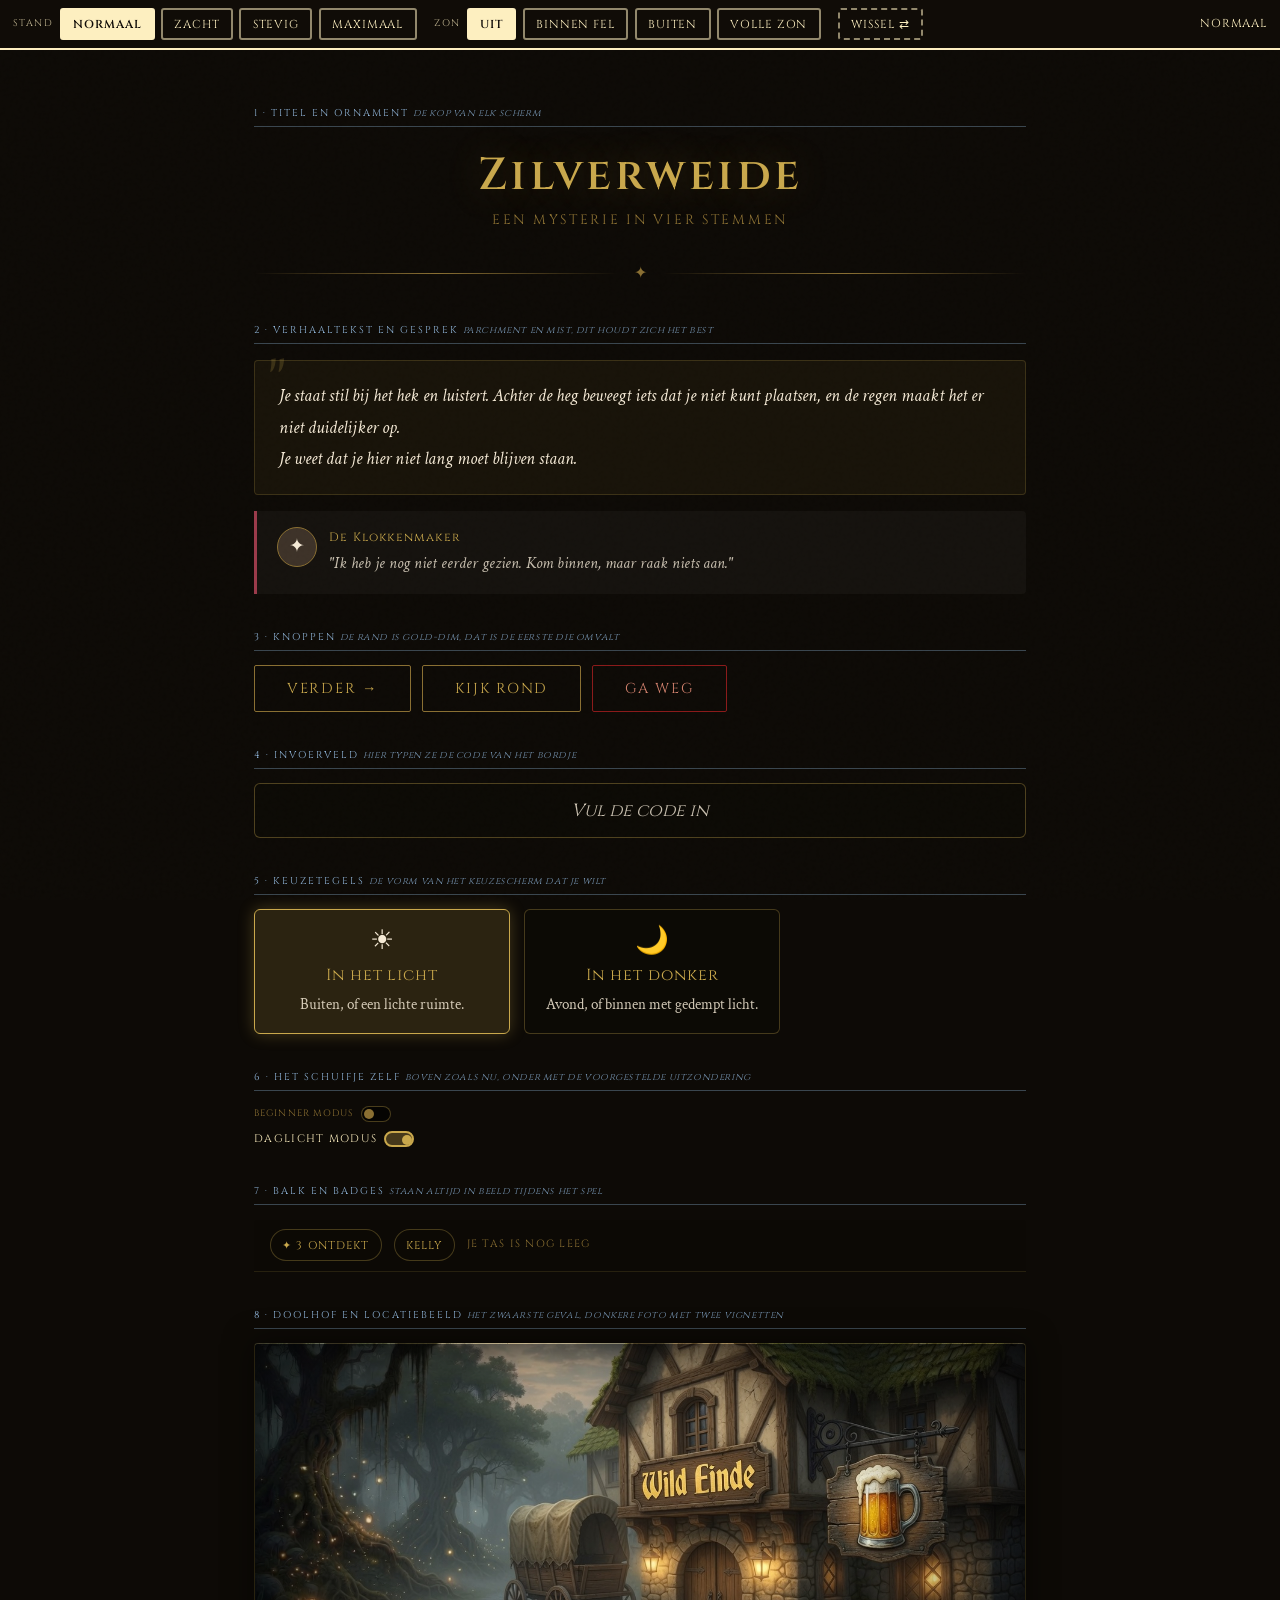
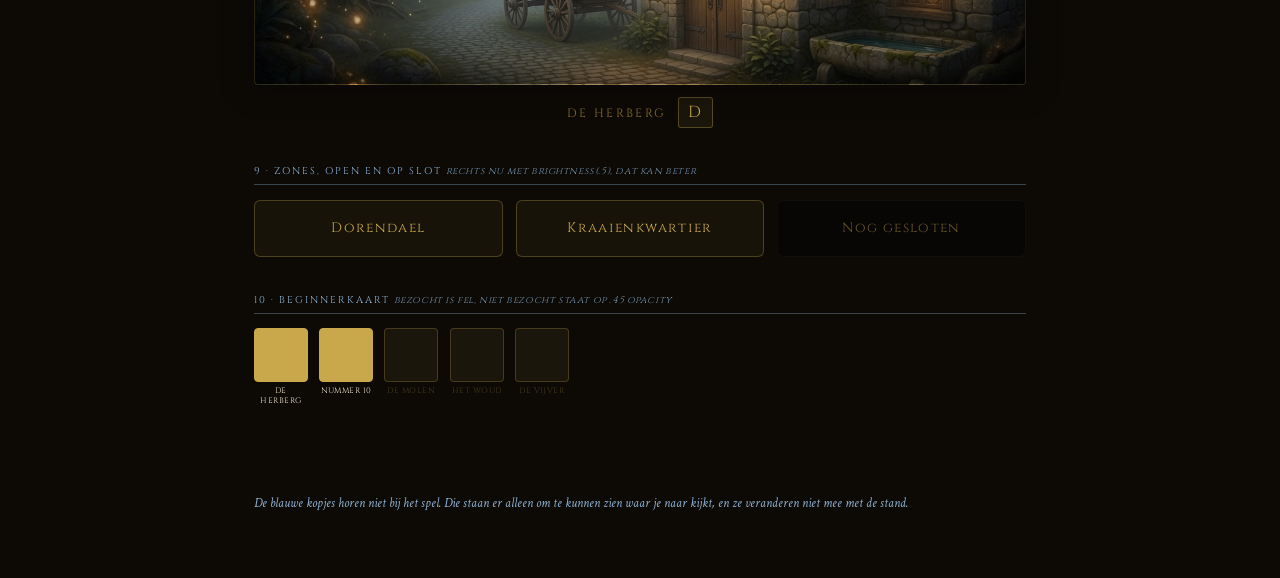
<file: technischefiles/daglicht-demo.html>
<!DOCTYPE html>
<html lang="nl">
<head>
<meta charset="UTF-8">
<meta name="viewport" content="width=device-width, initial-scale=1.0, viewport-fit=cover">
<title>Daglichtmodus, proefblad</title>
<link href="https://fonts.googleapis.com/css2?family=Cinzel:wght@400;600&family=Crimson+Text:ital,wght@0,400;0,600;1,400;1,600&display=swap" rel="stylesheet">
<style>
/* ═══════════════════════════════════════════════════════════════════
   PROEFBLAD DAGLICHTMODUS
   Staat los van het spel: dit bestand raakt zilverweide.html niet aan
   en wordt nergens ingeladen. Bedoeld om buiten op de tablet te
   bekijken, zodat de sterkte gekozen wordt op wat je ziet en niet op
   wat ik denk.

   Bovenin drie regelaars:
     STAND   de vier standen naast elkaar (normaal en drie sterktes)
     ZON     nagebootste weerkaatsing, zodat je binnen al kunt zien
             wat er buiten gebeurt
     WISSEL  springt heen en weer tussen normaal en de gekozen stand

   De balk zelf staat altijd op maximale sterkte. Hij moet leesbaar
   blijven, ook in de stand waarin de rest onleesbaar is.
   ═══════════════════════════════════════════════════════════════════ */

/* ─── De tokens van het spel, zoals ze nu in zilverweide.html staan ─── */
:root{
  --vh100:100vh;
  --ink:#1a1208;
  --parchment:#f5ead6;
  --parchment-dark:#e8d5b0;
  --blood:#8b1a1a;
  --gold:#c9a84c;
  --gold-dim:#8a6f32;
  --ash:#3d3228;
  --mist:#c8bfaf;
  --rose:#9b3a4a;

  /* Nieuw, en de kern van het voorstel. Het goud zit nu 314 keer
     hardgecodeerd in de css als rgba(201,168,76,alpha). Als die kleur
     uit een variabele komt en de alpha door een factor gaat, dan
     verandert de daglichtstand alle randen en vlakken in een keer. */
  --goudrgb:201,168,76;
  --lijn:1;          /* factor op de alpha van randen */
  --vlak:1;          /* factor op de alpha van vulkleuren */
  --randbreedte:1px;
  --ruis:.4;         /* de korrellaag over het scherm (body::before) */
  --tekstgewicht:400;
  --schaduwdiepte:1; /* factor op vignetten en inset-schaduwen */
}
@supports (height:100dvh){ :root{ --vh100:100dvh; } }

/* ─── Stand 1, zacht ─── */
#proef[data-stand="zacht"]{
  --parchment:#faf1e0;
  --gold:#dcbc63;
  --gold-dim:#b39450;
  --mist:#dcd5c8;
  --goudrgb:216,188,99;
  --lijn:1.7;
  --vlak:1.3;
  --ruis:.2;
  --schaduwdiepte:.7;
}
/* ─── Stand 2, stevig (mijn voorstel) ─── */
#proef[data-stand="stevig"]{
  --parchment:#fdf7ec;
  --gold:#eed58a;
  --gold-dim:#d4bb74;
  --mist:#ebe5da;
  --rose:#c46070;
  --goudrgb:238,213,138;
  --lijn:2.4;
  --vlak:1.6;
  --randbreedte:2px;
  --ruis:0;
  --tekstgewicht:600;
  --schaduwdiepte:.35;
}
/* ─── Stand 3, maximaal ─── */
#proef[data-stand="maximaal"]{
  --parchment:#ffffff;
  --gold:#fdefc0;
  --gold-dim:#f2e4b6;
  --mist:#f7f3ec;
  --rose:#d97a8a;
  --goudrgb:253,239,192;
  --lijn:3.4;
  --vlak:2.2;
  --randbreedte:2px;
  --ruis:0;
  --tekstgewicht:600;
  --schaduwdiepte:0;
}

*{box-sizing:border-box;margin:0;padding:0}
body{
  background:#0d0a06;
  color:var(--parchment);
  font-family:'Crimson Text',Georgia,serif;
  font-size:18px;
  line-height:1.7;
  min-height:var(--vh100);
  padding-bottom:4rem;
}

/* De korrellaag van het spel, met de opacity aan een variabele zodat je
   ziet wat het scheelt als hij uitgaat. */
#ruislaag{
  content:'';position:fixed;inset:0;pointer-events:none;z-index:800;
  opacity:var(--ruis);
  background-image:url("data:image/svg+xml,%3Csvg viewBox='0 0 256 256' xmlns='http://www.w3.org/2000/svg'%3E%3Cfilter id='noise'%3E%3CfeTurbulence type='fractalNoise' baseFrequency='0.9' numOctaves='4' stitchTiles='stitch'/%3E%3C/filter%3E%3Crect width='100%25' height='100%25' filter='url(%23noise)' opacity='0.04'/%3E%3C/svg%3E");
}

/* Nagebootste weerkaatsing. Een echte lichtsluier telt licht op bij elke
   pixel; een witte laag doet dat hier bij benadering. Binnen kun je er de
   buitensituatie mee voorspellen, maar het blijft een benadering: het
   echte oordeel valt buiten op de tablet. */
#zonlaag{
  position:fixed;inset:0;pointer-events:none;z-index:900;
  background:#fff;opacity:0;transition:opacity .25s;
}

/* ═══ De regelbalk. Altijd maximale sterkte, nooit meeschalen. ═══ */
#balk{
  position:sticky;top:0;z-index:950;
  background:#100c07;
  border-bottom:2px solid #fdefc0;
  padding:.5rem .8rem;
  display:flex;flex-wrap:wrap;align-items:center;gap:.5rem 1.1rem;
}
#balk .groep{display:flex;align-items:center;gap:.4rem}
#balk .kop{
  font-family:'Cinzel',serif;font-size:.6rem;letter-spacing:.16em;
  text-transform:uppercase;color:#fdefc0;opacity:.75;
}
#balk button{
  font-family:'Cinzel',serif;font-size:.72rem;letter-spacing:.08em;
  text-transform:uppercase;cursor:pointer;
  padding:.42rem .7rem;border-radius:3px;
  background:transparent;border:2px solid rgba(253,239,192,.55);color:#fdefc0;
}
#balk button.aan{background:#fdefc0;border-color:#fdefc0;color:#100c07;font-weight:600}
#balk button.wissel{border-style:dashed}
#balk .stand-naam{
  font-family:'Cinzel',serif;font-size:.72rem;letter-spacing:.08em;
  color:#fdefc0;margin-left:auto;text-transform:uppercase;
}

/* ═══ Het proefgebied ═══ */
#proef{max-width:820px;margin:0 auto;padding:1.2rem 1.5rem 3rem;position:relative;z-index:10}

/* Blokkopjes. Staan buiten de proef en houden dus hun eigen felle stijl,
   anders kun je in de donkere stand niet meer lezen waar je naar kijkt. */
.blok{margin:2.2rem 0 0}
.blok-kop{
  font-family:'Cinzel',serif;font-size:.62rem;letter-spacing:.2em;
  text-transform:uppercase;color:#8fb4d8;
  border-bottom:1px solid rgba(143,180,216,.35);
  padding-bottom:.25rem;margin-bottom:.9rem;
}
.blok-kop span{color:#6f8ba6;letter-spacing:.06em;text-transform:none;font-style:italic}

/* ─── Onderdelen uit het spel, zo dicht mogelijk bij het origineel ─── */
.crest{text-align:center;padding:.5rem 0 .5rem}
.crest h1{
  font-family:'Cinzel',serif;font-size:clamp(1.8rem,6vw,2.8rem);font-weight:600;
  color:var(--gold);letter-spacing:.08em;line-height:1.2;
  text-shadow:0 0 40px rgba(var(--goudrgb),calc(.3 * var(--schaduwdiepte)));
}
.crest-sub{
  font-family:'Cinzel',serif;font-size:.85rem;color:var(--gold-dim);
  letter-spacing:.2em;text-transform:uppercase;margin-top:.4rem;
}
.divider{display:flex;align-items:center;gap:1rem;margin:1.2rem 0;color:var(--gold-dim);font-size:1rem}
.divider::before,.divider::after{
  content:'';flex:1;height:var(--randbreedte);
  background:linear-gradient(to right,transparent,var(--gold-dim),transparent);
}

.narrator{
  background:rgba(var(--goudrgb),calc(.06 * var(--vlak)));
  border:var(--randbreedte) solid rgba(var(--goudrgb),calc(.2 * var(--lijn)));
  border-radius:4px;padding:1.2rem 1.5rem;margin:1rem 0;position:relative;
}
.narrator::before{
  content:'"';font-family:'Cinzel',serif;font-size:4rem;color:var(--gold);
  opacity:.2;position:absolute;top:-.5rem;left:.75rem;line-height:1;
}
.narrator p{
  font-style:italic;color:var(--parchment);font-size:1.1rem;line-height:1.8;
  font-weight:var(--tekstgewicht);
}

.npc-line{
  display:flex;gap:12px;align-items:flex-start;margin:1rem 0;padding:1rem 1.25rem;
  background:rgba(255,255,255,calc(.03 * var(--vlak)));
  border-left:3px solid var(--rose);border-radius:0 4px 4px 0;
}
.npc-avatar{
  width:40px;height:40px;border-radius:50%;background:var(--ash);
  border:var(--randbreedte) solid var(--gold-dim);
  display:flex;align-items:center;justify-content:center;font-size:1.2rem;flex-shrink:0;
}
.npc-name{
  font-family:'Cinzel',serif;font-size:.75rem;color:var(--gold);
  letter-spacing:.1em;margin-bottom:3px;
}
.npc-text{font-style:italic;color:var(--mist);font-size:1rem;font-weight:var(--tekstgewicht)}

.knoprij{display:flex;flex-wrap:wrap;gap:.7rem;align-items:center}
.btn{
  display:inline-block;font-family:'Cinzel',serif;font-size:.9rem;letter-spacing:.12em;
  padding:.8rem 2rem;border:var(--randbreedte) solid var(--gold-dim);
  background:transparent;color:var(--gold);cursor:pointer;border-radius:2px;text-transform:uppercase;
}
.btn-blood{border-color:var(--blood);color:#d4826e}
#proef[data-stand="stevig"] .btn-blood,
#proef[data-stand="maximaal"] .btn-blood{border-color:#c4574a;color:#f0a08c}

.veld{
  width:100%;font-family:'Cinzel',serif;font-size:1.1rem;text-align:center;letter-spacing:.04em;
  color:var(--parchment);background:rgba(13,10,6,.7);
  border:var(--randbreedte) solid rgba(var(--goudrgb),calc(.35 * var(--lijn)));
  border-radius:6px;padding:.9rem 1rem;
}
.veld::placeholder{color:var(--mist);font-style:italic;letter-spacing:0}

.tegels{display:flex;gap:.9rem;flex-wrap:wrap}
.tegel{
  flex:1 1 13rem;max-width:16rem;cursor:pointer;text-align:center;
  background:rgba(13,10,6,.7);
  border:var(--randbreedte) solid rgba(var(--goudrgb),calc(.3 * var(--lijn)));
  border-radius:6px;padding:1.1rem 1rem;
}
.tegel.gekozen{
  border-color:var(--gold);
  background:rgba(var(--goudrgb),calc(.16 * var(--vlak)));
  box-shadow:0 0 16px rgba(var(--goudrgb),calc(.3 * var(--schaduwdiepte)));
}
.tegel-icoon{font-size:1.7rem;line-height:1;margin-bottom:.45rem}
.tegel-kop{font-family:'Cinzel',serif;font-size:1rem;letter-spacing:.06em;color:var(--gold);margin-bottom:.3rem}
.tegel-sub{font-size:.92rem;line-height:1.45;color:var(--parchment);opacity:.85;font-weight:var(--tekstgewicht)}

/* Het schuifje waarmee de daglichtmodus zelf aangezet wordt. Het label is
   in het spel gold-dim op .58rem, en dat is precies het soort element dat
   in de zon verdwijnt. Daarom hoort dit onderdeel een uitzondering te
   krijgen die altijd fel is. Hier staat hij twee keer, zodat je het
   verschil ziet. */
.ssi-toggle{display:flex;align-items:center;gap:.45rem;cursor:pointer;user-select:none;margin-bottom:.5rem}
.ssi-toggle .ssi-label{
  font-family:'Cinzel',serif;font-size:.58rem;letter-spacing:.12em;
  color:var(--gold-dim);text-transform:uppercase;
}
.ssi-toggle input{display:none}
.ssi-schuif{
  position:relative;width:30px;height:16px;border-radius:50px;background:rgba(0,0,0,.6);
  border:var(--randbreedte) solid rgba(var(--goudrgb),calc(.35 * var(--lijn)));flex:0 0 auto;
}
.ssi-schuif::after{
  content:'';position:absolute;top:2px;left:2px;width:10px;height:10px;border-radius:50%;
  background:var(--gold-dim);
}
.ssi-toggle input:checked + .ssi-schuif{background:rgba(var(--goudrgb),calc(.3 * var(--vlak)));border-color:var(--gold)}
.ssi-toggle input:checked + .ssi-schuif::after{left:16px;background:var(--gold)}
/* De voorgestelde uitzondering: dit label schaalt niet mee en blijft fel. */
.ssi-toggle.altijd-fel .ssi-label{color:#fdefc0;font-size:.68rem}
.ssi-toggle.altijd-fel .ssi-schuif{border-color:#fdefc0;border-width:2px}
.ssi-toggle.altijd-fel .ssi-schuif::after{background:#fdefc0}

.balkje{
  background:rgba(13,10,6,.92);
  border-bottom:var(--randbreedte) solid rgba(var(--goudrgb),calc(.15 * var(--lijn)));
  padding:.6rem 1rem;display:flex;align-items:center;gap:.75rem;border-radius:4px 4px 0 0;
}
.pil{
  display:inline-flex;align-items:center;gap:.4rem;padding:.35rem .7rem;
  border:var(--randbreedte) solid rgba(var(--goudrgb),calc(.3 * var(--lijn)));
  border-radius:50px;background:rgba(13,10,6,.82);
  font-family:'Cinzel',serif;font-size:.7rem;letter-spacing:.1em;
  color:var(--gold);text-transform:uppercase;white-space:nowrap;
}
.inv-leeg{font-family:'Cinzel',serif;font-size:.66rem;letter-spacing:.12em;color:var(--gold-dim);text-transform:uppercase}

/* Doolhof: de scene-afbeelding met vignet en inset-schaduw, plus het
   bijschrift in gold-dim. Twee vignetlagen bovenop een toch al donkere
   foto is in de zon het zwaarste geval in het spel. */
.dh-scene-image{
  width:100%;aspect-ratio:16/9;max-height:38vh;
  background:#000 center/cover no-repeat;
  border:var(--randbreedte) solid rgba(var(--goudrgb),calc(.2 * var(--lijn)));
  border-radius:4px;margin:.5rem 0 .75rem;position:relative;overflow:hidden;
  box-shadow:0 0 40px rgba(0,0,0,calc(.6 * var(--schaduwdiepte))) inset,
             0 0 30px rgba(0,0,0,calc(.5 * var(--schaduwdiepte)));
}
.dh-scene-image::after{
  content:'';position:absolute;inset:0;pointer-events:none;
  background:radial-gradient(ellipse at center,transparent 40%,rgba(0,0,0,calc(.55 * var(--schaduwdiepte))) 100%);
}
.dh-scene-caption{
  font-family:'Cinzel',serif;font-size:.75rem;letter-spacing:.2em;color:var(--gold-dim);
  text-transform:uppercase;text-align:center;margin:0 0 .5rem;
}
.dh-positie-letter{
  display:inline-block;font-family:'Cinzel',serif;font-size:1rem;color:var(--gold);
  background:rgba(var(--goudrgb),calc(.08 * var(--vlak)));
  border:var(--randbreedte) solid rgba(var(--goudrgb),calc(.35 * var(--lijn)));
  border-radius:3px;padding:.05em .55em;margin-left:.4em;
}

/* Locatiezone, vergrendeld: brightness(.5) haalt in de zon het laatste
   restje verschil weg. In de daglichtstand liever ontkleuren dan dimmen. */
.zones{display:flex;gap:.8rem;flex-wrap:wrap}
.zone{
  flex:1 1 12rem;padding:1rem;border-radius:6px;text-align:center;
  font-family:'Cinzel',serif;font-size:.85rem;letter-spacing:.1em;
  color:var(--gold);background:rgba(var(--goudrgb),calc(.06 * var(--vlak)));
  border:var(--randbreedte) solid rgba(var(--goudrgb),calc(.3 * var(--lijn)));
}
.zone.op-slot{
  border-color:rgba(61,50,40,.4);background:rgba(0,0,0,.4);filter:brightness(.5);
}
#proef[data-stand="stevig"] .zone.op-slot,
#proef[data-stand="maximaal"] .zone.op-slot{
  filter:grayscale(1);opacity:.75;border-color:rgba(var(--goudrgb),calc(.25 * var(--lijn)));
}

/* Beginnerkaart: de niet-bezochte tegels staan op lage opacity en zijn in
   de zon niet te onderscheiden van de bezochte. */
.kt-rij{display:flex;gap:.7rem;flex-wrap:wrap}
.kt{display:flex;flex-direction:column;align-items:center;gap:.24rem;width:54px}
.kt-vak{
  width:100%;aspect-ratio:1;border-radius:4px;
  background:rgba(var(--goudrgb),calc(.08 * var(--vlak)));
  border:var(--randbreedte) solid rgba(var(--goudrgb),calc(.25 * var(--lijn)));
}
.kt.bezocht .kt-vak{background:var(--gold);border-color:var(--gold)}
.kt-naam{
  font-family:'Cinzel',serif;font-size:.5rem;letter-spacing:.06em;text-align:center;
  color:var(--gold-dim);opacity:.45;text-transform:uppercase;line-height:1.2;
}
.kt.bezocht .kt-naam{opacity:1;color:var(--parchment)}
#proef[data-stand="stevig"] .kt-naam,
#proef[data-stand="maximaal"] .kt-naam{opacity:.8}

.voet{
  max-width:820px;margin:2.5rem auto 0;padding:0 1.5rem;
  font-size:.82rem;line-height:1.6;color:#8fb4d8;font-style:italic;
}
</style>
</head>
<body>

<div id="balk">
  <div class="groep">
    <span class="kop">Stand</span>
    <button type="button" data-zet="normaal" class="aan">Normaal</button>
    <button type="button" data-zet="zacht">Zacht</button>
    <button type="button" data-zet="stevig">Stevig</button>
    <button type="button" data-zet="maximaal">Maximaal</button>
  </div>
  <div class="groep">
    <span class="kop">Zon</span>
    <button type="button" data-zon="0" class="aan">Uit</button>
    <button type="button" data-zon="0.10">Binnen fel</button>
    <button type="button" data-zon="0.22">Buiten</button>
    <button type="button" data-zon="0.38">Volle zon</button>
  </div>
  <div class="groep">
    <button type="button" id="wissel" class="wissel">Wissel ⇄</button>
  </div>
  <span class="stand-naam" id="stand-naam">Normaal</span>
</div>

<div id="proef" data-stand="normaal">

  <div class="blok">
    <div class="blok-kop">1 · Titel en ornament <span>de kop van elk scherm</span></div>
    <div class="crest">
      <h1>Zilverweide</h1>
      <div class="crest-sub">Een mysterie in vier stemmen</div>
    </div>
    <div class="divider">✦</div>
  </div>

  <div class="blok">
    <div class="blok-kop">2 · Verhaaltekst en gesprek <span>parchment en mist, dit houdt zich het best</span></div>
    <div class="narrator">
      <p>Je staat stil bij het hek en luistert. Achter de heg beweegt iets dat je niet kunt plaatsen, en de regen maakt het er niet duidelijker op.</p>
      <p>Je weet dat je hier niet lang moet blijven staan.</p>
    </div>
    <div class="npc-line">
      <div class="npc-avatar">✦</div>
      <div>
        <div class="npc-name">De Klokkenmaker</div>
        <div class="npc-text">"Ik heb je nog niet eerder gezien. Kom binnen, maar raak niets aan."</div>
      </div>
    </div>
  </div>

  <div class="blok">
    <div class="blok-kop">3 · Knoppen <span>de rand is gold-dim, dat is de eerste die omvalt</span></div>
    <div class="knoprij">
      <button class="btn">Verder →</button>
      <button class="btn">Kijk rond</button>
      <button class="btn btn-blood">Ga weg</button>
    </div>
  </div>

  <div class="blok">
    <div class="blok-kop">4 · Invoerveld <span>hier typen ze de code van het bordje</span></div>
    <input class="veld" placeholder="Vul de code in" value="">
  </div>

  <div class="blok">
    <div class="blok-kop">5 · Keuzetegels <span>de vorm van het keuzescherm dat je wilt</span></div>
    <div class="tegels">
      <div class="tegel gekozen">
        <div class="tegel-icoon">☀</div>
        <div class="tegel-kop">In het licht</div>
        <div class="tegel-sub">Buiten, of een lichte ruimte.</div>
      </div>
      <div class="tegel">
        <div class="tegel-icoon">🌙</div>
        <div class="tegel-kop">In het donker</div>
        <div class="tegel-sub">Avond, of binnen met gedempt licht.</div>
      </div>
    </div>
  </div>

  <div class="blok">
    <div class="blok-kop">6 · Het schuifje zelf <span>boven zoals nu, onder met de voorgestelde uitzondering</span></div>
    <label class="ssi-toggle">
      <span class="ssi-label">Beginner modus</span>
      <input type="checkbox">
      <span class="ssi-schuif"></span>
    </label>
    <label class="ssi-toggle altijd-fel">
      <span class="ssi-label">Daglicht modus</span>
      <input type="checkbox" checked>
      <span class="ssi-schuif"></span>
    </label>
  </div>

  <div class="blok">
    <div class="blok-kop">7 · Balk en badges <span>staan altijd in beeld tijdens het spel</span></div>
    <div class="balkje">
      <span class="pil">✦ 3 ontdekt</span>
      <span class="pil">Kelly</span>
      <span class="inv-leeg">Je tas is nog leeg</span>
    </div>
  </div>

  <div class="blok">
    <div class="blok-kop">8 · Doolhof en locatiebeeld <span>het zwaarste geval, donkere foto met twee vignetten</span></div>
    <div class="dh-scene-image" style="background-image:url('../locaties/dorendael/herberg.jpeg')"></div>
    <div class="dh-scene-caption">De Herberg <span class="dh-positie-letter">D</span></div>
  </div>

  <div class="blok">
    <div class="blok-kop">9 · Zones, open en op slot <span>rechts nu met brightness(.5), dat kan beter</span></div>
    <div class="zones">
      <div class="zone">Dorendael</div>
      <div class="zone">Kraaienkwartier</div>
      <div class="zone op-slot">Nog gesloten</div>
    </div>
  </div>

  <div class="blok">
    <div class="blok-kop">10 · Beginnerkaart <span>bezocht is fel, niet bezocht staat op .45 opacity</span></div>
    <div class="kt-rij">
      <div class="kt bezocht"><div class="kt-vak"></div><div class="kt-naam">De Herberg</div></div>
      <div class="kt bezocht"><div class="kt-vak"></div><div class="kt-naam">Nummer 10</div></div>
      <div class="kt"><div class="kt-vak"></div><div class="kt-naam">De Molen</div></div>
      <div class="kt"><div class="kt-vak"></div><div class="kt-naam">Het Woud</div></div>
      <div class="kt"><div class="kt-vak"></div><div class="kt-naam">De Vijver</div></div>
    </div>
  </div>

</div>

<div class="voet">
  De blauwe kopjes horen niet bij het spel. Die staan er alleen om te kunnen
  zien waar je naar kijkt, en ze veranderen niet mee met de stand.
</div>

<div id="ruislaag"></div>
<div id="zonlaag"></div>

<script>
(function () {
  var proef = document.getElementById('proef');
  var naam = document.getElementById('stand-naam');
  var zonlaag = document.getElementById('zonlaag');
  var NAMEN = { normaal:'Normaal', zacht:'Zacht', stevig:'Stevig', maximaal:'Maximaal' };

  // De laatst gekozen daglichtstand onthouden, zodat Wissel weet waar hij
  // naar terug moet springen. Begint op stevig, mijn voorstel.
  var laatsteDag = 'stevig';

  function zetStand(stand) {
    proef.setAttribute('data-stand', stand);
    naam.textContent = NAMEN[stand] || stand;
    if (stand !== 'normaal') laatsteDag = stand;
    var knoppen = document.querySelectorAll('#balk button[data-zet]');
    for (var i = 0; i < knoppen.length; i++) {
      knoppen[i].classList.toggle('aan', knoppen[i].getAttribute('data-zet') === stand);
    }
  }

  function zetZon(waarde) {
    zonlaag.style.opacity = String(waarde);
    var knoppen = document.querySelectorAll('#balk button[data-zon]');
    for (var i = 0; i < knoppen.length; i++) {
      knoppen[i].classList.toggle('aan', knoppen[i].getAttribute('data-zon') === String(waarde));
    }
  }

  document.getElementById('balk').addEventListener('click', function (e) {
    var knop = e.target.closest ? e.target.closest('button') : null;
    if (!knop) return;
    if (knop.hasAttribute('data-zet')) { zetStand(knop.getAttribute('data-zet')); return; }
    if (knop.hasAttribute('data-zon')) { zetZon(knop.getAttribute('data-zon')); return; }
    if (knop.id === 'wissel') {
      zetStand(proef.getAttribute('data-stand') === 'normaal' ? laatsteDag : 'normaal');
    }
  });
})();
</script>

</body>
</html>
</file>
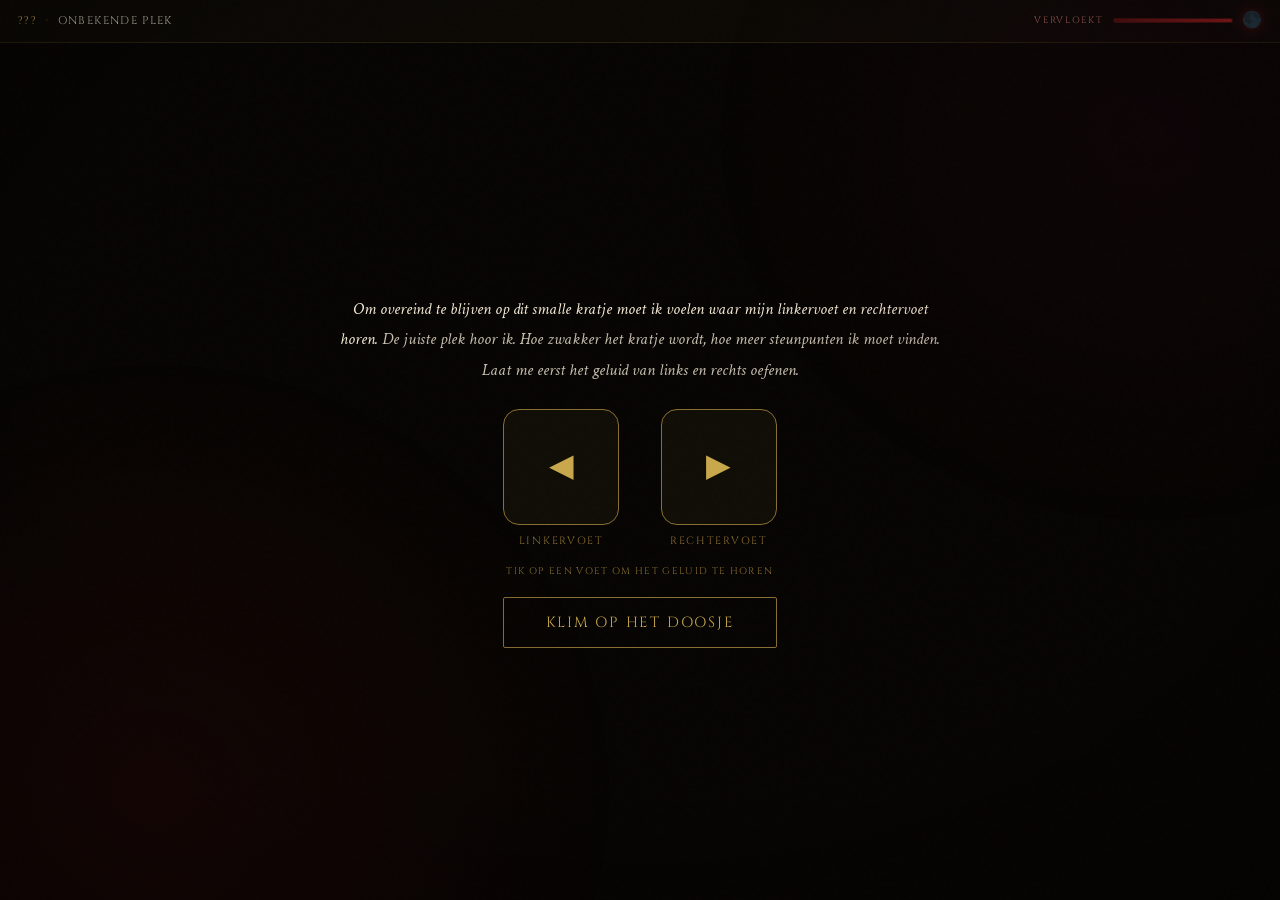
<file: technischefiles/felix-focus-demo.html>
<!DOCTYPE html>
<html lang="nl">
<head>
<meta charset="UTF-8">
<meta name="viewport" content="width=device-width, initial-scale=1.0, maximum-scale=1.0, user-scalable=no">
<title>Felix · Vind je plek op het kratje</title>
<link href="https://fonts.googleapis.com/css2?family=Cinzel:wght@400;600&family=Crimson+Text:ital,wght@0,400;0,600;1,400&display=swap" rel="stylesheet">
<style>
:root{--parchment:#f5ead6;--blood:#8b1a1a;--gold:#c9a84c;--gold-dim:#8a6f32;--mist:#c8bfaf;--rose:#9b3a4a}
*{box-sizing:border-box;margin:0;padding:0}
html,body{height:100%}
body{background:#0d0a06;color:var(--parchment);font-family:'Crimson Text',Georgia,serif;font-size:18px;line-height:1.6;overflow:hidden;touch-action:none;user-select:none}

.fx-noise{position:fixed;inset:0;pointer-events:none;z-index:900;opacity:.3;background-image:url("data:image/svg+xml,%3Csvg viewBox='0 0 256 256' xmlns='http://www.w3.org/2000/svg'%3E%3Cfilter id='n'%3E%3CfeTurbulence type='fractalNoise' baseFrequency='0.9' numOctaves='4' stitchTiles='stitch'/%3E%3C/filter%3E%3Crect width='100%25' height='100%25' filter='url(%23n)' opacity='0.04'/%3E%3C/svg%3E")}
.fx-schaduw{position:fixed;inset:0;pointer-events:none;z-index:910;background:radial-gradient(120% 120% at 50% 42%,transparent 30%,rgba(20,6,6,.6) 74%,rgba(6,2,2,.96) 100%);mix-blend-mode:multiply;animation:fxbreath 9s ease-in-out infinite}
.fx-schaduw2{position:fixed;inset:0;pointer-events:none;z-index:911;opacity:.5;background:radial-gradient(60% 80% at 12% 88%,rgba(60,10,10,.5),transparent 60%),radial-gradient(55% 70% at 90% 15%,rgba(40,8,20,.45),transparent 62%);animation:fxdrift 17s ease-in-out infinite alternate}
@keyframes fxbreath{0%,100%{opacity:.85}50%{opacity:1}}
@keyframes fxdrift{0%{transform:translate(0,0) scale(1)}100%{transform:translate(2%,-2%) scale(1.06)}}

.fx-app{position:fixed;inset:0;z-index:1;display:flex;flex-direction:column}
.fx-topbar{flex:0 0 auto;display:flex;align-items:center;justify-content:space-between;padding:.5rem 1.1rem;border-bottom:1px solid rgba(201,168,76,.15);background:rgba(13,10,6,.82);z-index:20}
.fx-loc{font-family:'Cinzel',serif;font-size:.7rem;letter-spacing:.16em;text-transform:uppercase;color:var(--gold);display:flex;align-items:center;gap:.5rem}
.fx-loc .dot{color:var(--gold-dim)}.fx-loc .sub{color:var(--mist);letter-spacing:.12em}
.fx-curse{display:flex;align-items:center;gap:.6rem}
.fx-curse .lbl{font-family:'Cinzel',serif;font-size:.58rem;letter-spacing:.18em;text-transform:uppercase;color:#c0736b}
.fx-meter{width:120px;height:5px;border-radius:3px;background:rgba(139,26,26,.18);border:1px solid rgba(139,26,26,.35);overflow:hidden}
.fx-meter i{display:block;height:100%;background:linear-gradient(90deg,rgba(139,26,26,.5),#a52020);animation:fxcreep 13s ease-in-out infinite alternate}
@keyframes fxcreep{0%{width:22%}100%{width:78%}}
.fx-glyph{font-size:1rem;filter:drop-shadow(0 0 6px rgba(139,26,26,.6));animation:fxbreath 4s ease-in-out infinite}

.fx-stage{flex:1;position:relative;overflow:hidden;background:#070503}

/* kamer */
.fx-kamer{position:absolute;inset:0;display:flex;flex-direction:column;align-items:center;justify-content:center;text-align:center;padding:1.6rem;gap:1.1rem;transition:opacity .45s;z-index:5}
.fx-kamer .gat{width:96px;height:64px;border-radius:52% 48% 60% 40%/62% 55% 45% 38%;background:radial-gradient(closest-side,rgba(30,22,14,.9),rgba(6,4,2,1));box-shadow:inset 0 0 18px rgba(0,0,0,.9),0 0 30px rgba(201,168,76,.08);border:2px solid rgba(61,50,40,.6)}
.fx-mono{max-width:600px;font-style:italic;color:var(--parchment);font-size:1.08rem;line-height:1.75}
.fx-mono .dim{color:var(--mist)}
.fx-testrow{display:flex;gap:clamp(1.2rem,4vw,2.6rem);margin-top:.4rem}
.fx-hint2{font-family:'Cinzel',serif;font-size:.6rem;letter-spacing:.14em;text-transform:uppercase;color:var(--gold-dim);margin-top:-.2rem}
.btn{font-family:'Cinzel',serif;font-size:.82rem;letter-spacing:.12em;padding:.8rem 2rem;border:1px solid var(--gold-dim);background:transparent;color:var(--gold);cursor:pointer;transition:all .2s;border-radius:2px;text-transform:uppercase}
.btn:hover{background:rgba(201,168,76,.1);border-color:var(--gold)}.btn:active{transform:scale(.98)}
.btn.big{padding:.95rem 2.6rem;font-size:.92rem}
.btn.ghost{border-color:rgba(201,168,76,.3);color:var(--gold-dim);padding:.5rem 1.1rem;font-size:.7rem}
.btn.ghost:hover{color:var(--gold)}
.btn.blood{border-color:var(--blood);color:#d4826e}.btn.blood:hover{background:rgba(139,26,26,.15);border-color:#a52020}

/* game */
.fx-game{position:absolute;inset:0;display:none}
.fx-game.on{display:block}

/* het kijkgat dat van boven naar het midden zakt */
.fx-gat{position:absolute;left:50%;top:0;width:clamp(240px,44vw,520px);height:clamp(240px,58vh,560px);transform:translate(-50%,-72%);transition:transform .7s cubic-bezier(.22,.7,.24,1);will-change:transform;z-index:4}
.fx-gatshape{position:absolute;inset:0;overflow:hidden;background:#050403;
  clip-path:polygon(50% 1%,63% 4%,74% 9%,84% 18%,91% 30%,96% 45%,95% 60%,89% 72%,79% 83%,66% 92%,52% 96%,38% 94%,25% 87%,14% 76%,7% 62%,4% 47%,7% 33%,15% 20%,27% 9%,39% 3%)}
.fx-gatshape img{position:absolute;inset:0;width:100%;height:100%;object-fit:cover}
.fx-gatshape .ph{position:absolute;inset:0;display:flex;align-items:center;justify-content:center;font-family:'Cinzel',serif;font-size:.7rem;letter-spacing:.14em;text-transform:uppercase;color:rgba(201,168,76,.4);background:repeating-linear-gradient(120deg,#161018 0 10px,#0f0b12 10px 20px)}
.fx-rim{position:absolute;inset:0;pointer-events:none;background:radial-gradient(58% 58% at 50% 50%,transparent 52%,rgba(0,0,0,.55) 82%,rgba(0,0,0,.92) 100%)}
.fx-dark{position:absolute;inset:0;background:#000;opacity:1;transition:opacity .6s ease}

/* teksten */
.fx-midtext{position:absolute;left:50%;top:46%;transform:translate(-50%,-50%);text-align:center;font-family:'Cinzel',serif;letter-spacing:.08em;color:var(--gold);font-size:clamp(1.05rem,2.6vw,1.6rem);opacity:0;transition:opacity .4s;z-index:8;pointer-events:none;padding:0 2rem;text-shadow:0 2px 10px rgba(0,0,0,.9)}
.fx-midtext.on{opacity:1}
.fx-obs{position:absolute;left:50%;bottom:clamp(8.5rem,24vh,12rem);transform:translateX(-50%);text-align:center;font-style:italic;color:var(--parchment);font-size:clamp(1rem,2vw,1.15rem);opacity:0;transition:opacity .3s;z-index:9;pointer-events:none;padding:0 2rem;max-width:82%;text-shadow:0 2px 10px rgba(0,0,0,.95)}
.fx-obs.on{opacity:1}

/* timer boven */
.fx-timerwrap{position:absolute;top:.6rem;left:50%;transform:translateX(-50%);width:min(52%,440px);z-index:8}
.fx-timer{height:5px;border-radius:3px;background:rgba(201,168,76,.12);overflow:hidden}
.fx-timer i{display:block;height:100%;width:100%;background:var(--gold);transition:width .1s linear}
.fx-timer.warn i{background:#d85a30}

/* knoppen onder, naast elkaar */
.fx-controls{position:absolute;bottom:clamp(1rem,4vh,2.4rem);left:50%;transform:translateX(-50%);display:flex;gap:clamp(1.2rem,4vw,2.6rem);z-index:10}
.fx-side{display:flex;flex-direction:column;align-items:center;gap:.5rem}
.fx-key{width:clamp(84px,11vw,116px);height:clamp(84px,11vw,116px);border-radius:16px;border:1px solid var(--gold-dim);background:rgba(201,168,76,.05);color:var(--gold);font-family:'Cinzel',serif;font-size:2rem;cursor:pointer;transition:transform .08s,background .12s;display:flex;align-items:center;justify-content:center}
.fx-key:active{background:rgba(201,168,76,.2);transform:scale(.95)}
.fx-key:disabled{opacity:.4;cursor:not-allowed}
.fx-klabel{font-family:'Cinzel',serif;font-size:.66rem;letter-spacing:.16em;text-transform:uppercase;color:var(--gold-dim)}

.fx-closebar{position:absolute;top:.6rem;right:.9rem;z-index:30}

/* krat-status linksboven */
.fx-krat{position:absolute;top:50%;right:clamp(4rem,18vw,15rem);transform:translateY(-50%);z-index:3;display:flex;flex-direction:column;align-items:center;gap:.5rem;background:rgba(13,10,6,.55);border:1px solid rgba(201,168,76,.2);border-radius:8px;padding:.75rem .85rem}
.fx-krat-lbl{font-family:'Cinzel',serif;font-size:.6rem;letter-spacing:.18em;text-transform:uppercase;color:var(--gold-dim)}
.fx-krat-bar{display:flex;flex-direction:column-reverse;gap:5px}
.fx-krat-bar i{width:40px;height:12px;border-radius:2px;background:rgba(201,168,76,.12);transition:background .4s}
.fx-krat-bar.s3 i:nth-child(-n+3),.fx-krat-bar.s4 i:nth-child(-n+4),.fx-krat-bar.s2 i:nth-child(-n+2),.fx-krat-bar.s1 i:nth-child(-n+1){background:var(--gold)}
.fx-krat-bar.warn.s2 i:nth-child(-n+2){background:#d9a441}
.fx-krat-bar.crit.s1 i:nth-child(-n+1){background:#d85a30}
.fx-krat-txt{font-style:italic;font-size:.82rem;color:var(--mist);max-width:150px;text-align:center;line-height:1.4}
.fx-krat-note{font-family:'Cinzel',serif;font-size:.52rem;letter-spacing:.1em;text-transform:uppercase;color:rgba(201,168,76,.5);text-align:center;max-width:150px;line-height:1.6;border-top:1px solid rgba(201,168,76,.12);padding-top:.4rem;margin-top:.1rem}

/* trilling tijdens het optrekken + schok bij terugval */
@keyframes fxstrain{0%{transform:translate(-.6px,.3px)}100%{transform:translate(.6px,-.3px)}}
.fx-gatshape.strain{animation:fxstrain .13s ease-in-out infinite alternate}
@keyframes fxshake{0%,100%{transform:translate(0,0)}25%{transform:translate(-5px,3px)}50%{transform:translate(4px,-2px)}75%{transform:translate(-3px,-3px)}}
.fx-stage.shake{animation:fxshake .38s ease}

/* modals */
.fx-modal{position:fixed;inset:0;z-index:1500;display:none;align-items:center;justify-content:center;background:rgba(6,3,2,.72)}
.fx-modal.on{display:flex;animation:fxflash .3s ease}
@keyframes fxflash{from{opacity:0}to{opacity:1}}
.fx-card{width:min(90vw,420px);text-align:center;border:1px solid rgba(201,168,76,.35);border-radius:8px;background:rgba(13,10,6,.97);padding:1.8rem 1.6rem;box-shadow:0 0 40px rgba(0,0,0,.8)}
.fx-card.rest{border-color:rgba(139,26,26,.5)}
.fx-card h2{font-family:'Cinzel',serif;font-size:1.15rem;letter-spacing:.06em;color:var(--gold);margin-bottom:.5rem}
.fx-card.rest h2{color:#d4826e}
.fx-card p{font-style:italic;color:var(--mist);font-size:.98rem;margin-bottom:1.1rem}
.fx-count{font-family:'Cinzel',serif;font-size:2.6rem;color:#d4826e;margin-bottom:1rem}

.fx-rotate{position:fixed;inset:0;z-index:2000;display:none;flex-direction:column;align-items:center;justify-content:center;text-align:center;background:#0d0a06;color:var(--gold);font-family:'Cinzel',serif;letter-spacing:.14em;gap:1rem;padding:2rem}
.fx-rotate .ic{font-size:2.4rem;animation:fxrot 3s ease-in-out infinite}
@keyframes fxrot{0%,100%{transform:rotate(-12deg)}50%{transform:rotate(78deg)}}
@media (orientation:portrait){.fx-rotate{display:flex}.fx-app{filter:blur(2px)}}
</style>
</head>
<body>
<div class="fx-noise"></div>
<div class="fx-schaduw"></div>
<div class="fx-schaduw2"></div>

<div class="fx-app">
  <div class="fx-topbar">
    <!-- Felix spiekt hier terwijl hij niet weet waar hij vastzit. Deze balk
         mag dus geen wijk- of locatienaam tonen, net als de ???-titel van de
         kamer zelf. Niet "verbeteren" met de echte naam. -->
    <div class="fx-loc">??? <span class="dot">·</span> <span class="sub">Onbekende plek</span></div>
    <div class="fx-curse"><span class="lbl">Vervloekt</span><span class="fx-meter"><i></i></span><span class="fx-glyph">🌑</span></div>
  </div>

  <div class="fx-stage">
    <!-- kamer -->
    <div class="fx-kamer" id="fxKamer">
      <p class="fx-mono">Om overeind te blijven op dit smalle kratje moet ik voelen waar mijn linkervoet en rechtervoet horen. <span class="dim">De juiste plek hoor ik. Hoe zwakker het kratje wordt, hoe meer steunpunten ik moet vinden. Laat me eerst het geluid van links en rechts oefenen.</span></p>
      <div class="fx-testrow">
        <div class="fx-side"><button class="fx-key" id="fxTL">◀</button><span class="fx-klabel">Linkervoet</span></div>
        <div class="fx-side"><button class="fx-key" id="fxTR">▶</button><span class="fx-klabel">Rechtervoet</span></div>
      </div>
      <p class="fx-hint2">Tik op een voet om het geluid te horen</p>
      <button class="btn big" id="fxStart">Klim op het doosje</button>
    </div>

    <!-- game -->
    <div class="fx-game" id="fxGame">
      <div class="fx-gat" id="fxGat">
        <div class="fx-gatshape" id="fxShape">
          <img id="fxImg" alt="">
          <div class="ph" id="fxPh" style="display:none">beeld</div>
          <div class="fx-dark" id="fxDark"></div>
          <div class="fx-rim"></div>
        </div>
      </div>

      <div class="fx-krat" id="fxKrat">
        <span class="fx-krat-lbl">Het kratje</span>
        <div class="fx-krat-bar" id="fxKratBar"><i></i><i></i><i></i><i></i></div>
        <span class="fx-krat-txt" id="fxKratTxt">Voelt nog stevig</span>
        <span class="fx-krat-note">Zwakker kratje = meer steunpunten</span>
      </div>

      <div class="fx-midtext" id="fxMid">Vind de juiste plek op het kratje.</div>
      <div class="fx-obs" id="fxObs"></div>

      <div class="fx-timerwrap"><span class="fx-timer" id="fxTimer"><i id="fxTimerBar"></i></span></div>

      <div class="fx-controls">
        <div class="fx-side"><button class="fx-key" id="fxL" disabled>◀</button><span class="fx-klabel">Linkervoet</span></div>
        <div class="fx-side"><button class="fx-key" id="fxR" disabled>▶</button><span class="fx-klabel">Rechtervoet</span></div>
      </div>

      <div class="fx-closebar"><button class="btn ghost" id="fxClose">Zak terug</button></div>
    </div>
  </div>
</div>

<div class="fx-modal" id="fxRest">
  <div class="fx-card rest">
    <h2>Je balans was niet goed</h2>
    <p>Je vindt je plek niet en valt van het kratje op de grond. Even bijkomen en opnieuw.</p>
    <div class="fx-count" id="fxRestCount">20</div>
    <button class="btn blood" id="fxRetry">Probeer opnieuw</button>
  </div>
</div>

<div class="fx-modal" id="fxRust">
  <div class="fx-card">
    <h2>Genoeg gezien</h2>
    <p>Je zakt terug van het kratje en wacht. Iemand komt zo langs.</p>
    <button class="btn" id="fxAgain">Opnieuw</button>
  </div>
</div>

<div class="fx-rotate"><span class="ic">📱</span><div>Draai je tablet<br><span style="font-size:.7rem;color:var(--gold-dim)">De scène speelt in landscape</span></div></div>

<script>
(function(){
  var ROUNDS=4, CYCLE=20, DIAL=8, VIEW=10, REST=20, TICK=1350;
  // Dit bestand draait in een iframe vanuit technischefiles/, dus alle paden
  // worden vanaf DIE map berekend. Vandaar de ../ terug naar de hoofdmap.
  var ROOT   = '../';
  var SPIEK  = ROOT + 'locaties/heerdonatuslaan/';
  var LEFT_SRC=ROOT + 'leftclick.mp3', RIGHT_SRC=ROOT + 'rightclick.mp3';
  // Vier glimpsen door het gat. Volgorde wordt per sessie geschud.
  // Alle hints zijn optioneel: geen enkele bevat verplichte voortgangs-info.
  // 1) Burgemeester: red herring (hij gaat in werkelijkheid naar de herberg).
  // 2) Slagerij: gloeiend pakketje, misdirection richting de rozen
  //    (verklaring zit later zacht bij de apotheker-lijn).
  // 3) Apotheker: teaser voor de anti-schaduw quest (H7).
  // 4) Het Hol: plant Felix' eigen Lola-route (naam bewust niet genoemd).
  var IMAGES=[
    {src:SPIEK + 'gemeentehuis.jpeg',   cap:'De burgemeester verlaat het gemeentehuis. Gehaast, kraag omhoog. Dat is niet de route naar huis.'},
    {src:SPIEK + 'slagerijachter.jpeg', cap:'Iemand met een kap bij de achterdeur van de slagerij. De slager neemt iets aan. Door de doek gloeit iets blauws. Die kleur komt je vaag bekend voor.'},
    {src:SPIEK + 'apotheek.jpeg',       cap:'Een apotheker. Misschien heeft hij iets tegen dat gefluister. Je krijgt er koppijn van, al die stemmen.'},
    {src:SPIEK + 'hethol.jpeg',         cap:'Een deur met twee mannen ervoor. Wie iets laat bewaken, heeft iets te verbergen. Misschien moet Lola daar eens aankloppen.'}
  ];
  // posities van het gat (translateY t.o.v. eigen hoogte)
  var POS={park:'-72%', peek:'4%', teaser:'-60%', up:'-116%'};

  var kamer=document.getElementById('fxKamer'), game=document.getElementById('fxGame');
  var gat=document.getElementById('fxGat'), dark=document.getElementById('fxDark'), img=document.getElementById('fxImg'), ph=document.getElementById('fxPh');
  var mid=document.getElementById('fxMid'), obs=document.getElementById('fxObs');
  var timer=document.getElementById('fxTimer'), timerBar=document.getElementById('fxTimerBar');
  var btnL=document.getElementById('fxL'), btnR=document.getElementById('fxR');
  var shape=document.getElementById('fxShape'), stage=document.querySelector('.fx-stage'), kratBar=document.getElementById('fxKratBar'), kratTxt=document.getElementById('fxKratTxt');
  var restModal=document.getElementById('fxRest'), restCount=document.getElementById('fxRestCount'), btnRetry=document.getElementById('fxRetry'), rustModal=document.getElementById('fxRust');

  // Placeholder bij een ontbrekend beeld: geen bestandspad, want daar staat de
  // wijknaam in en Felix hoort hier niet te weten waar hij is.
  img.addEventListener('error',function(){ ph.textContent='beeld'; ph.style.display='flex'; });
  img.addEventListener('load',function(){ ph.style.display='none'; });

  function play(src){ try{var a=new Audio(src);a.volume=0.9;a.play().catch(function(){});}catch(_){}}
  function setGat(pos,dur,ease){ gat.style.transition='transform '+dur+' '+(ease||'cubic-bezier(.22,.7,.24,1)'); gat.style.transform='translate(-50%,'+pos+')'; }
  function setDark(on){ dark.style.opacity=on?'1':'0'; }
  function showMid(txt){ mid.textContent=txt; mid.classList.add('on'); }
  function hideMid(){ mid.classList.remove('on'); }
  function lerp(a,b,u){return a+(b-a)*u;}

  /* synthetisch geluid: kraken, ademstoot, bonk */
  var actx=null;
  function initAudio(){ if(actx)return; try{actx=new (window.AudioContext||window.webkitAudioContext)();}catch(_){actx=null;} }
  function creak(intensity){ if(!actx)return; var t=actx.currentTime;
    var o=actx.createOscillator(); o.type='sawtooth'; var base=80+Math.random()*50;
    o.frequency.setValueAtTime(base,t); o.frequency.linearRampToValueAtTime(base*0.62,t+0.3+Math.random()*0.25);
    var lp=actx.createBiquadFilter(); lp.type='lowpass'; lp.frequency.value=340;
    var g=actx.createGain(); var vol=0.04+0.11*intensity;
    g.gain.setValueAtTime(0.0001,t); g.gain.exponentialRampToValueAtTime(vol,t+0.06);
    g.gain.exponentialRampToValueAtTime(0.0001,t+0.45+Math.random()*0.25);
    var lfo=actx.createOscillator(); lfo.type='sine'; lfo.frequency.value=7+Math.random()*6;
    var lg=actx.createGain(); lg.gain.value=base*0.06; lfo.connect(lg).connect(o.frequency);
    o.connect(lp).connect(g).connect(actx.destination); o.start(t); lfo.start(t); o.stop(t+0.8); lfo.stop(t+0.8);
  }
  function breath(strong){ if(!actx)return; var t=actx.currentTime; var len=Math.floor(actx.sampleRate*(strong?0.5:0.38));
    var b=actx.createBuffer(1,len,actx.sampleRate),ch=b.getChannelData(0);
    for(var i=0;i<len;i++){ var e=Math.sin(Math.PI*i/len); ch[i]=(Math.random()*2-1)*e*e; }
    var s=actx.createBufferSource(); s.buffer=b;
    var bp=actx.createBiquadFilter(); bp.type='bandpass'; bp.frequency.value=strong?380:560; bp.Q.value=0.7;
    var g=actx.createGain(); g.gain.value=strong?0.09:0.06;
    s.connect(bp).connect(g).connect(actx.destination); s.start(t);
  }
  function thud(){ if(!actx)return; var t=actx.currentTime; var o=actx.createOscillator(),g=actx.createGain();
    o.type='sine'; o.frequency.setValueAtTime(150,t); o.frequency.exponentialRampToValueAtTime(44,t+0.13);
    g.gain.setValueAtTime(0.0001,t); g.gain.exponentialRampToValueAtTime(0.38,t+0.01); g.gain.exponentialRampToValueAtTime(0.0001,t+0.24);
    o.connect(g).connect(actx.destination); o.start(t); o.stop(t+0.26);
  }
  function shudder(intensity){ try{ var d=2+intensity*5;
    shape.animate([{transform:'translate(0,0)'},{transform:'translate('+((Math.random()<.5?-1:1)*d).toFixed(1)+'px,'+((Math.random()*2-1)*d*0.5).toFixed(1)+'px)'},{transform:'translate(0,0)'}],{duration:180,easing:'ease-in-out'}); }catch(_){ } }

  /* krat-status per ronde (zwakker = meer steunpunten nodig) */
  var STR=[
    {seg:4,cls:'',    txt:'Voelt nog stevig.'},
    {seg:3,cls:'',    txt:'Kraakt zachtjes onder je.'},
    {seg:2,cls:'warn',txt:'Kraakt hard en wiebelt.'},
    {seg:1,cls:'crit',txt:'Staat op instorten.'}
  ];
  function strengthFrac(){ return 1-Math.min(G.round,STR.length-1)/(STR.length-1); }
  function setStrength(){ var s=STR[Math.min(G.round,STR.length-1)]; kratBar.className='fx-krat-bar '+s.cls+' s'+s.seg; kratTxt.textContent=s.txt; }

  var G={round:0,order:[],L:0,R:0,l:0,r:0,state:'idle',t:0,codeStart:0,restT:0,restReady:false,hervat:false};
  var raf=null,lastNow=0;

  function shuffle(a){for(var i=a.length-1;i>0;i--){var j=Math.floor(Math.random()*(i+1));var t=a[i];a[i]=a[j];a[j]=t;}return a;}

  function startRound(){
    var TOTALS=[2,3,4,6];                          // oplopend per ronde, max 6
    var T=TOTALS[Math.min(G.round,TOTALS.length-1)];
    G.L=1+Math.floor(Math.random()*(T-1)); G.R=T-G.L; // elk minstens 1
    G.l=0; G.r=0; G.state='listen'; G.codeStart=performance.now();
    setStrength();
    var im=IMAGES[G.order[G.round]]; ph.style.display='none'; img.setAttribute('src',im.src);
    obs.textContent=im.cap; obs.classList.remove('on');
    setDark(true); setGat(POS.park,'.4s');
    btnL.disabled=true; btnR.disabled=true;
    showMid('Vind de juiste plek op het kratje.');
    timer.classList.remove('warn'); timerBar.style.width='100%';
    playCombo();
  }
  function playCombo(){
    var seq=[],i; for(i=0;i<G.L;i++)seq.push('L'); for(i=0;i<G.R;i++)seq.push('R');
    var idx=0;
    (function next(){
      if(idx>=seq.length){ beginDial(); return; }
      play(seq[idx++]==='L'?LEFT_SRC:RIGHT_SRC);   // geen zichtbare hint, alleen geluid
      setTimeout(next,TICK);
    })();
  }
  function beginDial(){
    G.state='dial'; G.t=DIAL;
    btnL.disabled=false; btnR.disabled=false;
    lastNow=performance.now(); if(!raf) raf=requestAnimationFrame(loop);
  }
  function press(side){
    if(G.state!=='dial')return;
    if(side==='L'){ play(LEFT_SRC); G.l++; if(G.l>G.L) return fail(); }
    else { play(RIGHT_SRC); G.r++; if(G.r>G.R) return fail(); }
    if(G.l===G.L && G.r===G.R) succeed();
  }
  function succeed(){
    G.state='descend'; btnL.disabled=true; btnR.disabled=true; hideMid();
    breath(false);
    setGat(POS.peek,'.85s','cubic-bezier(.34,1.4,.5,1)'); setDark(false);
    setTimeout(function(){ if(G.state!=='descend')return; G.state='view'; G.t=VIEW; obs.classList.add('on'); shape.classList.add('strain'); timerBar.style.width='100%'; },850);
  }
  function plop(){
    G.state='plop'; obs.classList.remove('on'); shape.classList.remove('strain');
    thud(); breath(true);
    stage.classList.remove('shake'); void stage.offsetWidth; stage.classList.add('shake');
    setGat(POS.park,'.26s','cubic-bezier(.5,0,.9,.5)'); setDark(true);
    setTimeout(beginWacht,300);
  }
  function beginWacht(){
    var elapsed=(performance.now()-G.codeStart)/1000;
    G.t=Math.max(2,CYCLE-elapsed); G.state='wacht';
    showMid('Je bent je aan het herpositioneren.');
    timer.classList.remove('warn');
  }
  function advance(){ G.round++; if(G.round>=ROUNDS){ gotoRust(); return; } startRound(); }
  function fail(){
    G.state='failanim'; btnL.disabled=true; btnR.disabled=true; hideMid();
    setGat(POS.teaser,'.35s');                    // zakt een beetje, alsof het lukt
    setTimeout(function(){ setGat(POS.up,'.25s','cubic-bezier(.5,0,.9,.5)'); },430); // schiet weer omhoog
    setTimeout(function(){ G.state='rest'; G.restT=REST; G.restReady=false; btnRetry.disabled=true; btnRetry.style.opacity='.35'; btnRetry.style.cursor='default'; restCount.textContent=REST; restModal.classList.add('on'); },760);
  }
  function retry(){ restModal.classList.remove('on'); setGat(POS.park,'0s'); startRound(); }
  function gotoRust(){ G.state='rust'; rustModal.classList.add('on'); }

  function start(){ initAudio(); if(actx && actx.resume){ try{actx.resume();}catch(_){}} kamer.style.opacity='0'; setTimeout(function(){kamer.style.display='none';},450); game.classList.add('on'); if(!G.hervat || !G.order || !G.order.length){ G.round=0; G.order=shuffle(IMAGES.map(function(_,i){return i;})); } G.hervat=false; lastNow=performance.now(); if(!raf) raf=requestAnimationFrame(loop); startRound(); }
  function backToKamer(){ G.state='idle'; game.classList.remove('on'); restModal.classList.remove('on'); rustModal.classList.remove('on'); hideMid(); obs.classList.remove('on'); kamer.style.display='flex'; requestAnimationFrame(function(){kamer.style.opacity='1';}); }

  var creakT=1.5;
  function loop(now){
    raf=requestAnimationFrame(loop);
    var dt=Math.min((now-lastNow)/1000,0.05); lastNow=now;
    if(game.classList.contains('on') && (G.state==='listen'||G.state==='dial'||G.state==='wacht')){
      creakT-=dt;
      if(creakT<=0){ var it=1-strengthFrac(); creak(it); if(it>0.25) shudder(it); creakT=lerp(6,1.8,it)*(0.6+Math.random()*0.8); }
    }
    if(G.state==='dial'){
      G.t-=dt; timerBar.style.width=(Math.max(0,G.t/DIAL)*100)+'%';
      timer.classList.toggle('warn',G.t<2.5);
      if(G.t<=0) fail();
    } else if(G.state==='view'){
      G.t-=dt; timerBar.style.width=(Math.max(0,G.t/VIEW)*100)+'%';
      if(G.t<=0) plop();
    } else if(G.state==='wacht'){
      G.t-=dt; timerBar.style.width=(Math.max(0,G.t/CYCLE)*100)+'%';
      if(G.t<=0) advance();
    } else if(G.state==='rest'){
      G.restT-=dt; restCount.textContent=Math.max(0,Math.ceil(G.restT));
      if(G.restT<=0 && !G.restReady){ G.restReady=true; btnRetry.disabled=false; btnRetry.style.opacity=''; btnRetry.style.cursor=''; }
    }
  }

  btnL.addEventListener('pointerdown',function(e){e.preventDefault();press('L');});
  btnR.addEventListener('pointerdown',function(e){e.preventDefault();press('R');});
  window.addEventListener('keydown',function(e){ if(!game.classList.contains('on'))return; if(e.key==='ArrowLeft'){press('L');e.preventDefault();} else if(e.key==='ArrowRight'){press('R');e.preventDefault();}});
  // Reset vanuit zilverweide (Schaduw neemt het scherm over): terug naar de
  // klim-knop, geluid meteen stil, moeilijkheid blijft behouden.
  window.addEventListener('message',function(e){ if(e && e.data==='felix-spiek-reset'){ G.hervat=true; if(actx && actx.suspend){ try{actx.suspend();}catch(_){}} backToKamer(); } });
  document.getElementById('fxStart').addEventListener('click',start);
  document.getElementById('fxTL').addEventListener('pointerdown',function(e){e.preventDefault();initAudio();play(LEFT_SRC);});
  document.getElementById('fxTR').addEventListener('pointerdown',function(e){e.preventDefault();initAudio();play(RIGHT_SRC);});
  document.getElementById('fxClose').addEventListener('click',backToKamer);
  // Ingebed in zilverweide (iframe): verberg de eigen topbar (locatie plus
  // Vervloekt) en de eigen Zak-terug, want zilverweide levert die UI al.
  if (window.parent && window.parent !== window) {
    var _emClose = document.getElementById('fxClose');
    if (_emClose) _emClose.style.display = 'none';
    var _emTop = document.querySelector('.fx-topbar');
    if (_emTop) _emTop.style.display = 'none';
  }
  document.getElementById('fxAgain').addEventListener('click',backToKamer);
  btnRetry.addEventListener('click',function(){ if(G.restReady) retry(); });
})();
</script>
</body>
</html>
</file>
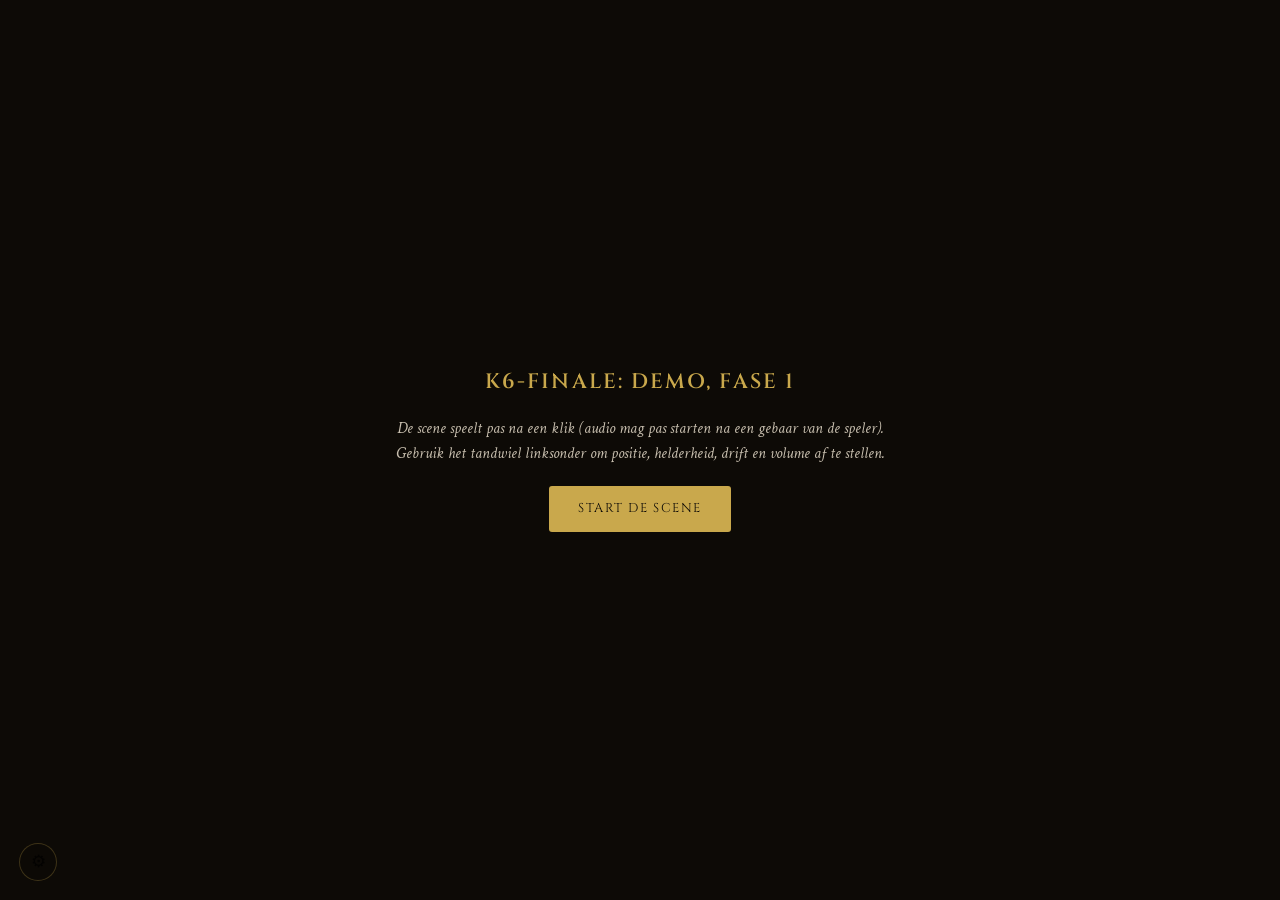
<file: technischefiles/k6finale-demo.html>
<!DOCTYPE html>
<html lang="nl">
<head>
<meta charset="UTF-8">
<meta name="viewport" content="width=device-width, initial-scale=1.0">
<title>K6-finale: Zilverweide</title>
<link href="https://fonts.googleapis.com/css2?family=Cinzel:wght@400;600&family=Crimson+Text:ital,wght@0,400;0,600;1,400&display=swap" rel="stylesheet">
<link rel="stylesheet" href="k6finale.css">
<style>
  /* Page-shell, alleen voor deze standalone demo, zelfde geest als
     woudscene-demo.html. In Zilverweide draait de module binnen een
     container die het echte spel opzet (pas in fase 7). */
  *{box-sizing:border-box;margin:0;padding:0}
  :root{ --vh100: 100vh; }
  @supports (height: 100dvh) { :root{ --vh100: 100dvh; } }
  html,body{
    background:#000;
    color:#f5ead6;
    font-family:'Crimson Text',Georgia,serif;
    height:var(--vh100);
    overflow:hidden;
  }
  #k6-stage{
    position:relative;
    width:100%;
    height:var(--vh100);
    overflow:hidden;
  }

  /* Startscherm: de scene speelt pas na een klik (zodat geluid mag). */
  #k6-startscherm{
    position:absolute; inset:0; z-index:50;
    display:flex; flex-direction:column; align-items:center; justify-content:center;
    gap:1.2rem;
    background:#0d0a06;
    text-align:center; padding:2rem;
  }
  #k6-startscherm h1{
    font-family:'Cinzel',serif; font-size:1.3rem; letter-spacing:.1em;
    color:#c9a84c; text-transform:uppercase; font-weight:600;
  }
  #k6-startscherm p{ max-width:32rem; color:#c8bfaf; font-style:italic; line-height:1.6; }
  #k6-start-btn{
    font-family:'Cinzel',serif; font-size:.8rem; letter-spacing:.12em; text-transform:uppercase;
    color:#0d0a06; background:#c9a84c; border:none; border-radius:3px;
    padding:.9rem 1.8rem; cursor:pointer;
  }
  #k6-start-btn:hover{ background:#e0c06a; }

  /* Debugpaneel, zelfde geest als woudscene-demo.html: rond knopje
     linksonder dat een paneel met schuifregelaars opent. */
  #k6-dbg-btn{
    position:fixed; bottom:1.2rem; left:1.2rem; z-index:531;
    background:rgba(13,10,6,.85); border:1px solid rgba(201,168,76,.35);
    border-radius:50%; width:38px; height:38px; font-size:1.05rem;
    cursor:pointer; display:flex; align-items:center; justify-content:center;
    opacity:.75; transition:opacity .2s;
  }
  #k6-dbg-btn:hover{ opacity:1; }
  #k6-dbg-panel{
    display:none;
    position:fixed; bottom:1.2rem; left:4.4rem; z-index:530;
    background:rgba(13,10,6,.97); border:1px solid rgba(201,168,76,.3);
    border-radius:6px; padding:.9rem 1rem; width:300px;
    max-height:calc(var(--vh100) - 3rem); overflow-y:auto;
    box-shadow:0 0 30px rgba(0,0,0,.7);
    font-size:.82rem;
  }
  #k6-dbg-panel.open{ display:block; }
  .k6-dbg-kop{
    font-family:'Cinzel',serif; font-size:.66rem; letter-spacing:.14em; text-transform:uppercase;
    color:#c9a84c; margin:.9rem 0 .5rem;
  }
  .k6-dbg-kop:first-child{ margin-top:0; }
  .k6-dbg-rij{ margin-bottom:.55rem; }
  .k6-dbg-rij-label{
    display:flex; justify-content:space-between;
    font-family:'Cinzel',serif; font-size:.6rem; letter-spacing:.08em; text-transform:uppercase;
    color:#8a6f32; margin-bottom:.2rem;
  }
  .k6-dbg-rij-label span:last-child{ color:#c9a84c; }
  .k6-dbg-rij input[type="range"]{ width:100%; accent-color:#c9a84c; }
  .k6-dbg-knoppen{ display:flex; gap:.4rem; flex-wrap:wrap; margin-top:.6rem; }
  .k6-dbg-btn2{
    flex:1; min-width:60px;
    font-family:'Cinzel',serif; font-size:.6rem; letter-spacing:.08em; text-transform:uppercase;
    color:#c9a84c; background:transparent; border:1px solid rgba(201,168,76,.4);
    border-radius:2px; padding:.5rem .3rem; cursor:pointer;
  }
  .k6-dbg-btn2:hover{ background:rgba(201,168,76,.12); }
</style>
</head>
<body>

<div id="k6-stage">
  <div id="k6-startscherm">
    <h1>K6-finale: demo, fase 1</h1>
    <p>De scene speelt pas na een klik (audio mag pas starten na een gebaar van de speler). Gebruik het tandwiel linksonder om positie, helderheid, drift en volume af te stellen.</p>
    <button id="k6-start-btn">Start de scene</button>
  </div>
</div>

<button id="k6-dbg-btn" title="Instellen">⚙</button>
<div id="k6-dbg-panel"></div>

<script src="k6finale.js"></script>
<script>
/* ════════════════════════════════════════════════════════════
   Config voor de demo. De paden hieronder zijn relatief aan DEZE
   pagina (technischefiles/), dus met "../" naar locaties/ en geluid/;
   in Zilverweide zelf (root) gebruikt de module haar eigen DEFAULTS.
   ════════════════════════════════════════════════════════════ */
function metPrefix(pad) { return '../' + pad; }

var DEMO_CONFIG = (function () {
  var basis = new K6Finale(document.createElement('div')).getConfig(); // alleen om DEFAULTS te lenen
  return {
    images: { heksRug: metPrefix(basis.images.heksRug) },
    audio: { tik: metPrefix(basis.audio.tik) }
  };
})();

var scene = new K6Finale(document.getElementById('k6-stage'), DEMO_CONFIG);

var startBtn = document.getElementById('k6-start-btn');
var startscherm = document.getElementById('k6-startscherm');
startBtn.onclick = function () {
  startscherm.style.display = 'none';
  scene.start();
};

/* ── Debugpaneel ──────────────────────────────────────────────── */
var dbgBtn = document.getElementById('k6-dbg-btn');
var dbgPanel = document.getElementById('k6-dbg-panel');
dbgBtn.onclick = function () { dbgPanel.classList.toggle('open'); };

var SLIDER_RIJEN = [
  { kop: 'De figuur' },
  { label: 'Positie horizontaal (%)', pad: 'figuur.x', min: 0, max: 100, step: 1 },
  { label: 'Positie verticaal (%)', pad: 'figuur.y', min: 0, max: 100, step: 1 },
  { label: 'Schaal (hoogte-fractie)', pad: 'figuur.schaal', min: 0.3, max: 1.5, step: 0.01 },
  { label: 'Helderheid', pad: 'figuur.helderheid', min: 0.1, max: 1.6, step: 0.05 },
  { kop: 'De doordrift' },
  { label: 'Afstand (px)', pad: 'drift.afstand', min: 0, max: 20, step: 0.5 },
  { label: 'Duur van een golf (ms)', pad: 'drift.duur', min: 4000, max: 40000, step: 500 },
  { kop: 'Geluid' },
  { label: 'Volume tikgeluid', pad: 'volumes.tik', min: 0, max: 1, step: 0.05 }
];

function padWaarde(obj, pad) {
  var delen = pad.split('.'), v = obj;
  for (var i = 0; i < delen.length; i++) v = v[delen[i]];
  return v;
}

(function bouwPaneel() {
  var html = '';
  var huidigeConfig = scene.getConfig();
  SLIDER_RIJEN.forEach(function (rij) {
    if (rij.kop) {
      html += '<div class="k6-dbg-kop">' + rij.kop + '</div>';
      return;
    }
    var id = 'k6-r-' + rij.pad.replace(/\./g, '-');
    var val = padWaarde(huidigeConfig, rij.pad);
    html +=
      '<div class="k6-dbg-rij">' +
        '<div class="k6-dbg-rij-label"><span>' + rij.label + '</span><span id="' + id + '-val">' + val + '</span></div>' +
        '<input type="range" id="' + id + '" data-pad="' + rij.pad + '" min="' + rij.min + '" max="' + rij.max + '" step="' + rij.step + '" value="' + val + '">' +
      '</div>';
  });
  html +=
    '<div class="k6-dbg-knoppen">' +
      '<button class="k6-dbg-btn2" id="k6-dbg-replay">↻ Replay</button>' +
      '<button class="k6-dbg-btn2" id="k6-dbg-config">Config → console</button>' +
    '</div>';

  dbgPanel.innerHTML = html;

  SLIDER_RIJEN.forEach(function (rij) {
    if (rij.kop) return;
    var id = 'k6-r-' + rij.pad.replace(/\./g, '-');
    var input = document.getElementById(id);
    var label = document.getElementById(id + '-val');
    input.oninput = function () {
      var v = +this.value;
      label.textContent = v;
      scene.set(rij.pad, v);
    };
  });

  document.getElementById('k6-dbg-replay').onclick = function () {
    if (startscherm.style.display !== 'none') startscherm.style.display = 'none';
    scene.replay();
  };
  document.getElementById('k6-dbg-config').onclick = function () {
    console.log('K6FINALE config:\n' + JSON.stringify(scene.getConfig(), null, 2));
  };
})();
</script>

</body>
</html>
</file>
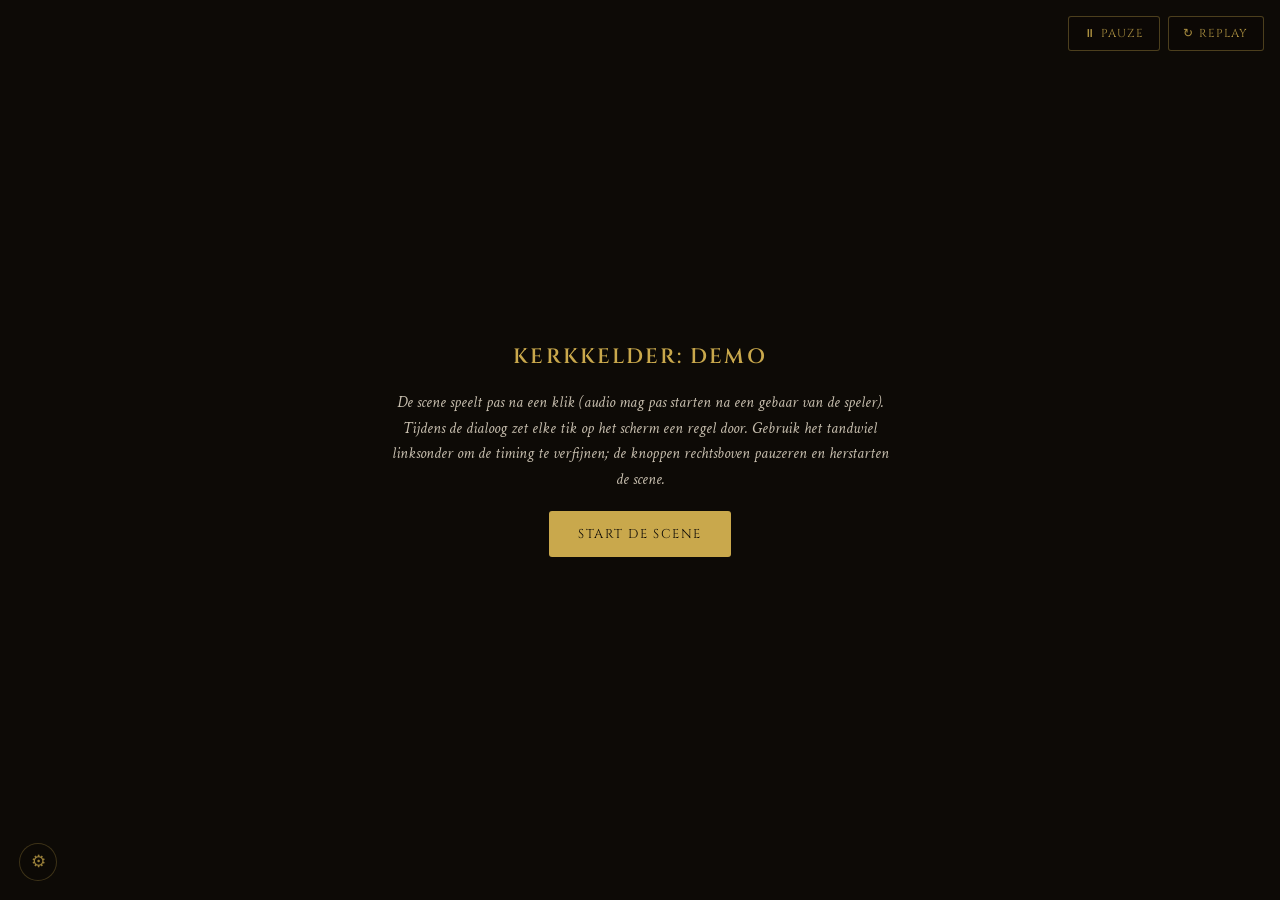
<file: technischefiles/kerkkelder-demo.html>
<!DOCTYPE html>
<html lang="nl">
<head>
<meta charset="UTF-8">
<meta name="viewport" content="width=device-width, initial-scale=1.0">
<title>Kerkkelder: Zilverweide</title>
<link href="https://fonts.googleapis.com/css2?family=Cinzel:wght@400;600&family=Crimson+Text:ital,wght@0,400;0,600;1,400&display=swap" rel="stylesheet">
<link rel="stylesheet" href="kerkkelder.css">
<style>
  /* Page-shell, alleen voor de standalone demo, zelfde geest als
     woudscene-demo.html. In Zilverweide draait de module binnen een
     container die het echte spel al opzet. */
  *{box-sizing:border-box;margin:0;padding:0}
  :root{ --vh100: 100vh; }
  @supports (height: 100dvh) { :root{ --vh100: 100dvh; } }
  html,body{
    background:#000;
    color:#f5ead6;
    font-family:'Crimson Text',Georgia,serif;
    height:var(--vh100);
    overflow:hidden;
  }
  #kk-stage{
    position:relative;
    width:100%;
    height:var(--vh100);
    overflow:hidden;
  }

  /* Startscherm: de scene speelt pas na een klik (zodat geluid mag). */
  #kk-startscherm{
    position:absolute; inset:0; z-index:50;
    display:flex; flex-direction:column; align-items:center; justify-content:center;
    gap:1.2rem;
    background:#0d0a06;
    text-align:center; padding:2rem;
  }
  #kk-startscherm h1{
    font-family:'Cinzel',serif; font-size:1.3rem; letter-spacing:.1em;
    color:#c9a84c; text-transform:uppercase; font-weight:600;
  }
  #kk-startscherm p{ max-width:32rem; color:#c8bfaf; font-style:italic; line-height:1.6; }
  #kk-start-btn{
    font-family:'Cinzel',serif; font-size:.8rem; letter-spacing:.12em; text-transform:uppercase;
    color:#0d0a06; background:#c9a84c; border:none; border-radius:3px;
    padding:.9rem 1.8rem; cursor:pointer;
  }
  #kk-start-btn:hover{ background:#e0c06a; }

  /* Vaste pauze- en replay-knoppen rechtsboven: altijd bereikbaar,
     ook met het paneel dicht. Puur testgereedschap. */
  #kk-topknoppen{
    position:fixed; top:1rem; right:1rem; z-index:540;
    display:flex; gap:.5rem;
  }
  .kk-topknop{
    font-family:'Cinzel',serif; font-size:.72rem; letter-spacing:.1em; text-transform:uppercase;
    color:#c9a84c; background:rgba(13,10,6,.85);
    border:1px solid rgba(201,168,76,.4); border-radius:3px;
    padding:.55rem .9rem; cursor:pointer;
    opacity:.85; transition:opacity .2s, background .2s;
  }
  .kk-topknop:hover{ opacity:1; background:rgba(201,168,76,.15); }

  /* ── Debugpaneel, zelfde geest als de woudscene-demo: rond knopje
     linksonder dat een paneel met schuifregelaars opent. ── */
  #kk-dbg-btn{
    position:fixed; bottom:1.2rem; left:1.2rem; z-index:531;
    background:rgba(13,10,6,.85); border:1px solid rgba(201,168,76,.35);
    border-radius:50%; width:38px; height:38px; font-size:1.05rem;
    cursor:pointer; display:flex; align-items:center; justify-content:center;
    opacity:.75; transition:opacity .2s; color:#c9a84c;
  }
  #kk-dbg-btn:hover{ opacity:1; }
  #kk-dbg-panel{
    display:none;
    position:fixed; bottom:1.2rem; left:4.4rem; z-index:530;
    background:rgba(13,10,6,.97); border:1px solid rgba(201,168,76,.3);
    border-radius:6px; padding:.9rem 1rem; width:300px;
    max-height:calc(var(--vh100) - 3rem); overflow-y:auto;
    box-shadow:0 0 30px rgba(0,0,0,.7);
    font-size:.82rem;
  }
  #kk-dbg-panel.open{ display:block; }
  .kk-dbg-kop{
    font-family:'Cinzel',serif; font-size:.66rem; letter-spacing:.14em; text-transform:uppercase;
    color:#c9a84c; margin:.9rem 0 .5rem;
  }
  .kk-dbg-kop:first-child{ margin-top:0; }
  .kk-dbg-rij{ margin-bottom:.55rem; }
  .kk-dbg-rij-label{
    display:flex; justify-content:space-between;
    font-family:'Cinzel',serif; font-size:.6rem; letter-spacing:.08em; text-transform:uppercase;
    color:#8a6f32; margin-bottom:.2rem;
  }
  .kk-dbg-rij-label span:last-child{ color:#c9a84c; }
  .kk-dbg-rij input[type="range"]{ width:100%; accent-color:#c9a84c; }
  .kk-dbg-knoppen{ display:flex; gap:.4rem; flex-wrap:wrap; margin-top:.6rem; }
  .kk-dbg-btn2{
    flex:1; min-width:60px;
    font-family:'Cinzel',serif; font-size:.6rem; letter-spacing:.08em; text-transform:uppercase;
    color:#c9a84c; background:transparent; border:1px solid rgba(201,168,76,.4);
    border-radius:2px; padding:.5rem .3rem; cursor:pointer;
  }
  .kk-dbg-btn2:hover{ background:rgba(201,168,76,.12); }
  .kk-dbg-btn2.actief{ background:rgba(201,168,76,.28); color:#e0c06a; }
  .kk-dbg-hint{ color:#8a6f32; font-size:.68rem; line-height:1.4; margin:.3rem 0 .5rem; }
  #kk-dbg-panel input[type="color"]{
    width:100%; height:1.8rem; border:1px solid rgba(201,168,76,.4);
    border-radius:2px; background:#0d0a06; padding:2px; cursor:pointer;
  }
</style>
</head>
<body>

<div id="kk-stage">
  <div id="kk-startscherm">
    <h1>Kerkkelder: demo</h1>
    <p>De scene speelt pas na een klik (audio mag pas starten na een gebaar van de speler). Tijdens de dialoog zet elke tik op het scherm een regel door. Gebruik het tandwiel linksonder om de timing te verfijnen; de knoppen rechtsboven pauzeren en herstarten de scene.</p>
    <button id="kk-start-btn">Start de scene</button>
  </div>
</div>

<div id="kk-topknoppen">
  <button class="kk-topknop" id="kk-top-pauze">&#9208; Pauze</button>
  <button class="kk-topknop" id="kk-top-replay">&#8635; Replay</button>
</div>

<button id="kk-dbg-btn" title="Timing instellen">&#9881;</button>
<div id="kk-dbg-panel"></div>

<script src="kerkkelder.js"></script>
<script>
/* ════════════════════════════════════════════════════════════
   Config voor de demo. De paden hieronder zijn relatief aan DEZE
   pagina (technischefiles/), dus met "../" naar locaties/ en geluid/;
   in Zilverweide zelf (die in de root staat) gebruikt de module haar
   eigen DEFAULTS, die al root-relatief zijn.
   ════════════════════════════════════════════════════════════ */
function metPrefix(pad) { return '../' + pad; }

var DEMO_CONFIG = (function () {
  var basis = new KerkkelderScene(document.createElement('div')).getConfig(); // alleen om DEFAULTS te lenen
  var images = {};
  Object.keys(basis.images).forEach(function (k) { images[k] = metPrefix(basis.images[k]); });
  var audio = {};
  Object.keys(basis.audio).forEach(function (k) { audio[k] = metPrefix(basis.audio[k]); });
  return { images: images, audio: audio };
})();

var scene = new KerkkelderScene(document.getElementById('kk-stage'), DEMO_CONFIG);

var startBtn = document.getElementById('kk-start-btn');
var startscherm = document.getElementById('kk-startscherm');

function sceneKlaarMelding() {
  console.log('Kerkkelder klaar. In het echte spel volgt hierna het invoerscherm (aparte koppelstap).');
}

startBtn.onclick = function () {
  startscherm.style.display = 'none';
  scene.start(sceneKlaarMelding);
};

/* ── Vaste pauze- en replay-knoppen ───────────────────────────── */
var topPauzeBtn = document.getElementById('kk-top-pauze');

function zetPauzeLabels(gepauzeerd) {
  var label = gepauzeerd ? '▶ Hervat' : '⏸ Pauze';
  topPauzeBtn.textContent = label;
  var paneelPauzeBtn = document.getElementById('kk-dbg-pauze');
  if (paneelPauzeBtn) paneelPauzeBtn.textContent = label;
}

function doePauze() {
  zetPauzeLabels(scene.togglePause());
}

function verbergStartscherm() {
  if (startscherm.style.display !== 'none') startscherm.style.display = 'none';
}

function doeReplay() {
  verbergStartscherm();
  zetPauzeLabels(false);
  scene.replay(sceneKlaarMelding);
}

topPauzeBtn.onclick = doePauze;
document.getElementById('kk-top-replay').onclick = doeReplay;

/* ── Debugpaneel ──────────────────────────────────────────────── */
var dbgBtn = document.getElementById('kk-dbg-btn');
var dbgPanel = document.getElementById('kk-dbg-panel');
dbgBtn.onclick = function () { dbgPanel.classList.toggle('open'); };

// Elke rij: label, dot-pad in de config, min/max/step. Waarden werken
// live door via scene.set(); duren gelden vanaf de eerstvolgende keer
// dat die stap draait (spring naar de beat of herhaal hem om te kijken).
var SLIDER_RIJEN = [
  { kop: 'De hoofdtruc: veeg en doordrift' },
  { label: 'Veeg: duur (ms)', pad: 'veeg.duur', min: 100, max: 1200, step: 25 },
  { label: 'Veeg: onscherpte (px)', pad: 'veeg.blur', min: 0, max: 40, step: 1 },
  { label: 'Drift: zoomfactor', pad: 'drift.schaal', min: 1, max: 1.15, step: 0.005 },
  { label: 'Drift: pan-afstand (%)', pad: 'drift.panAfstand', min: 0, max: 5, step: 0.1 },
  { label: 'Drift: duur (ms)', pad: 'drift.duur', min: 5000, max: 60000, step: 1000 },
  { label: 'App-tekst fade (ms)', pad: 'tekstFadeDuur', min: 0, max: 2000, step: 50 },
  { kop: 'Beat 1: aankomst' },
  { label: 'Ambience fade-in (ms)', pad: 'beat1.ambienceFadeIn', min: 0, max: 5000, step: 100 },
  { label: 'Wachten voor tekst (ms)', pad: 'beat1.tekstVertraging', min: 0, max: 8000, step: 100 },
  { label: 'Tekst blijft staan (ms)', pad: 'beat1.tekstDuur', min: 1000, max: 12000, step: 100 },
  { label: 'Rust na tekst (ms)', pad: 'beat1.naTekst', min: 0, max: 5000, step: 100 },
  { kop: 'Beat 2: het gelach' },
  { label: 'Stilte voor het lachje (ms)', pad: 'beat2.lachVertraging', min: 0, max: 5000, step: 100 },
  { label: 'Lachje tot tekst (ms)', pad: 'beat2.tekstVertraging', min: 0, max: 6000, step: 100 },
  { label: 'Tekst blijft staan (ms)', pad: 'beat2.tekstDuur', min: 1000, max: 12000, step: 100 },
  { label: 'Rust na tekst (ms)', pad: 'beat2.naTekst', min: 0, max: 5000, step: 100 },
  { label: 'Ambience valt weg in (ms)', pad: 'beat2.ambienceFadeUit', min: 200, max: 4000, step: 50 },
  { label: 'Stilte voor de veeg (ms)', pad: 'beat2.stilteVoorVeeg', min: 0, max: 4000, step: 100 },
  { kop: 'Beat 3: de onthulling' },
  { label: 'Beeld tot zwelling (ms)', pad: 'beat3.zwellingVertraging', min: 0, max: 5000, step: 100 },
  { label: 'Beeld tot tekst (ms)', pad: 'beat3.tekstVertraging', min: 0, max: 8000, step: 100 },
  { label: 'Tekst blijft staan (ms)', pad: 'beat3.tekstDuur', min: 1000, max: 10000, step: 100 },
  { label: 'Rust na tekst (ms)', pad: 'beat3.naTekst', min: 0, max: 4000, step: 100 },
  { kop: 'Beat 4 en 5: de dialoog' },
  { label: 'Breedte dialoogbox (%)', pad: 'dialoog.boxBreedte', min: 24, max: 70, step: 1 },
  { label: 'Fade per regel (ms)', pad: 'dialoog.regelFadeDuur', min: 0, max: 1500, step: 25 },
  { label: 'Wachten tot deurgeluid (ms)', pad: 'beat5.deurVertraging', min: 0, max: 4000, step: 100 },
  { label: 'Deurgeluid tot veeg (ms)', pad: 'beat5.veegVertraging', min: 0, max: 5000, step: 100 },
  { kop: 'Beat 6: de breuk' },
  { label: 'Wachten tot terugveeg (ms)', pad: 'beat6.terugVeegVertraging', min: 0, max: 3000, step: 100 },
  { label: 'Regel tot veeg omlaag (ms)', pad: 'beat6.veegVertraging', min: 0, max: 3000, step: 100 },
  { label: 'De lange stilte (ms)', pad: 'beat6.stilte', min: 0, max: 12000, step: 100 },
  { kop: 'Beat 7: naar zwart' },
  { label: 'Geluid valt weg in (ms)', pad: 'beat7.geluidWegDuur', min: 100, max: 4000, step: 50 },
  { label: 'Traag naar zwart (ms)', pad: 'beat7.zwartDuur', min: 500, max: 10000, step: 100 },
  { label: 'Zwart tot slottekst (ms)', pad: 'beat7.tekstVertraging', min: 0, max: 15000, step: 250 },
  { label: 'Slottekst tot einde (ms)', pad: 'beat7.tekstDuur', min: 1000, max: 15000, step: 250 },
  { kop: 'Beeld 1: kelder leeg' },
  { label: 'Helderheid', pad: 'kleur.kelder.helderheid', min: 0.4, max: 1.8, step: 0.05 },
  { label: 'Contrast', pad: 'kleur.kelder.contrast', min: 0.4, max: 1.8, step: 0.05 },
  { label: 'Schaduwlicht', pad: 'kleur.kelder.schaduwlicht', min: 1, max: 2.5, step: 0.05 },
  { kop: 'Beeld 2: Sybille staand' },
  { label: 'Helderheid', pad: 'kleur.sybille.helderheid', min: 0.4, max: 1.8, step: 0.05 },
  { label: 'Contrast', pad: 'kleur.sybille.contrast', min: 0.4, max: 1.8, step: 0.05 },
  { label: 'Schaduwlicht', pad: 'kleur.sybille.schaduwlicht', min: 1, max: 2.5, step: 0.05 },
  { kop: 'Beeld 3: Aaltje in de deuropening' },
  { label: 'Helderheid', pad: 'kleur.aaltje.helderheid', min: 0.4, max: 1.8, step: 0.05 },
  { label: 'Contrast', pad: 'kleur.aaltje.contrast', min: 0.4, max: 1.8, step: 0.05 },
  { label: 'Schaduwlicht', pad: 'kleur.aaltje.schaduwlicht', min: 1, max: 2.5, step: 0.05 },
  { kop: 'Beeld 4: Sybille gebroken' },
  { label: 'Helderheid', pad: 'kleur.gebroken.helderheid', min: 0.4, max: 1.8, step: 0.05 },
  { label: 'Contrast', pad: 'kleur.gebroken.contrast', min: 0.4, max: 1.8, step: 0.05 },
  { label: 'Schaduwlicht', pad: 'kleur.gebroken.schaduwlicht', min: 1, max: 2.5, step: 0.05 },
  { kop: 'Spotlight op beeld 4' },
  { label: 'Bundel: x', pad: 'spot.posities.gebroken.x', min: 0, max: 1, step: 0.005 },
  { label: 'Bundel: y', pad: 'spot.posities.gebroken.y', min: 0, max: 1, step: 0.005 },
  { label: 'Donkerte eromheen', pad: 'spot.sterkte', min: 0, max: 1, step: 0.02 },
  { label: 'Verlichte kern (%)', pad: 'spot.straal', min: 0, max: 60, step: 1 },
  { label: 'Zachte rand (%)', pad: 'spot.zachtheid', min: 1, max: 60, step: 1 },
  { kop: 'Roos-gloed' },
  { label: 'Roos op beeld 2: x', pad: 'gloed.posities.sybille.x', min: 0, max: 1, step: 0.005 },
  { label: 'Roos op beeld 2: y', pad: 'gloed.posities.sybille.y', min: 0, max: 1, step: 0.005 },
  { label: 'Roos op beeld 4: x', pad: 'gloed.posities.gebroken.x', min: 0, max: 1, step: 0.005 },
  { label: 'Roos op beeld 4: y', pad: 'gloed.posities.gebroken.y', min: 0, max: 1, step: 0.005 },
  { label: 'Grootte (px)', pad: 'gloed.grootte', min: 20, max: 220, step: 5 },
  { label: 'Dekking', pad: 'gloed.dekking', min: 0, max: 1, step: 0.05 },
  { label: 'Scherpte van de rand', pad: 'gloed.scherpte', min: 0, max: 1, step: 0.05 },
  { label: 'Aandeel kern', pad: 'gloed.kernAandeel', min: 0, max: 0.9, step: 0.05 },
  { label: 'Puls: tempo (ms)', pad: 'gloed.pulsTempo', min: 1000, max: 10000, step: 100 },
  { label: 'Puls: diepte', pad: 'gloed.pulsDiepte', min: 0, max: 1, step: 0.05 },
  { label: 'Uitdoven in beat 6 (ms)', pad: 'gloed.doofDuur', min: 500, max: 8000, step: 100 },
  { kop: 'Volume per laag' },
  { label: 'Kelder-ambience', pad: 'volumes.ambience', min: 0, max: 1, step: 0.05 },
  { label: 'Gelach', pad: 'volumes.lach', min: 0, max: 1, step: 0.05 },
  { label: 'Lage zwelling', pad: 'volumes.zwelling', min: 0, max: 1, step: 0.05 },
  { label: 'Deurgeluid', pad: 'volumes.deur', min: 0, max: 1, step: 0.05 },
  { label: 'Muziekdoosje', pad: 'volumes.muziekdoosje', min: 0, max: 1, step: 0.05 }
];

function padWaarde(obj, pad) {
  var delen = pad.split('.'), v = obj;
  for (var i = 0; i < delen.length; i++) v = v[delen[i]];
  return v;
}

(function bouwPaneel() {
  var html = '';
  var huidigeConfig = scene.getConfig();

  // Bovenaan: springen, pauze, herhalen. Dit is wat je tijdens het
  // afstellen het vaakst nodig hebt.
  html +=
    '<div class="kk-dbg-kop">Afspelen</div>' +
    '<div class="kk-dbg-knoppen">' +
      '<button class="kk-dbg-btn2" id="kk-dbg-pauze">&#9208; Pauze</button>' +
      '<button class="kk-dbg-btn2" id="kk-dbg-herhaal-beat">&#8635; Herhaal beat</button>' +
      '<button class="kk-dbg-btn2" id="kk-dbg-replay">&#8635; Replay</button>' +
    '</div>' +
    '<div class="kk-dbg-hint">Pauzeren kan midden in een beweging; schuif dan rustig en hervat. Herhaal beat speelt de huidige beat opnieuw vanaf zijn begin.</div>' +
    '<div class="kk-dbg-kop">Spring naar beat</div>' +
    '<div class="kk-dbg-knoppen">' +
      '<button class="kk-dbg-btn2" id="kk-dbg-b1">1</button>' +
      '<button class="kk-dbg-btn2" id="kk-dbg-b2">2</button>' +
      '<button class="kk-dbg-btn2" id="kk-dbg-b3">3</button>' +
      '<button class="kk-dbg-btn2" id="kk-dbg-b4">4</button>' +
      '<button class="kk-dbg-btn2" id="kk-dbg-b5">5</button>' +
      '<button class="kk-dbg-btn2" id="kk-dbg-b6">6</button>' +
      '<button class="kk-dbg-btn2" id="kk-dbg-b7">7</button>' +
    '</div>' +
    '<div class="kk-dbg-hint">1 aankomst, 2 gelach, 3 onthulling, 4 monoloog, 5 deuropening, 6 breuk, 7 zwart.</div>';

  SLIDER_RIJEN.forEach(function (rij) {
    if (rij.kop) {
      html += '<div class="kk-dbg-kop">' + rij.kop + '</div>';
      if (rij.kop === 'Spotlight op beeld 4') {
        html +=
          '<div class="kk-dbg-knoppen">' +
            '<button class="kk-dbg-btn2" id="kk-dbg-spot-aan">Spotlight: aan</button>' +
          '</div>' +
          '<div class="kk-dbg-hint">Legt het beeld in het donker met een lichtbundel op de figuur, over het aangeleverde beeld heen. De gloed van de roos blijft er doorheen gloeien.</div>';
      }
      if (rij.kop === 'Roos-gloed') {
        html +=
          '<div class="kk-dbg-knoppen">' +
            '<button class="kk-dbg-btn2" id="kk-dbg-gloed-aan">Gloed: aan</button>' +
          '</div>' +
          '<div class="kk-dbg-rij">' +
            '<div class="kk-dbg-rij-label"><span>Gloed-kleur</span></div>' +
            '<input type="color" id="kk-dbg-gloed-kleur">' +
          '</div>';
      }
      return;
    }
    var id = 'kk-r-' + rij.pad.replace(/\./g, '-');
    var val = padWaarde(huidigeConfig, rij.pad);
    html +=
      '<div class="kk-dbg-rij">' +
        '<div class="kk-dbg-rij-label"><span>' + rij.label + '</span><span id="' + id + '-val">' + val + '</span></div>' +
        '<input type="range" id="' + id + '" data-pad="' + rij.pad + '" min="' + rij.min + '" max="' + rij.max + '" step="' + rij.step + '" value="' + val + '">' +
      '</div>';
  });

  html +=
    '<div class="kk-dbg-kop">Vastleggen</div>' +
    '<div class="kk-dbg-knoppen">' +
      '<button class="kk-dbg-btn2" id="kk-dbg-config">Config &#8594; console</button>' +
      '<button class="kk-dbg-btn2" id="kk-dbg-reset">Reset standaard</button>' +
    '</div>' +
    '<div class="kk-dbg-hint">Config &#8594; console schrijft alle huidige waarden naar de console (F12), zodat ze als nieuwe standaard vastgelegd kunnen worden.</div>';

  dbgPanel.innerHTML = html;

  SLIDER_RIJEN.forEach(function (rij) {
    if (rij.kop) return;
    var id = 'kk-r-' + rij.pad.replace(/\./g, '-');
    var input = document.getElementById(id);
    var label = document.getElementById(id + '-val');
    input.oninput = function () {
      var v = +this.value;
      label.textContent = v;
      scene.set(rij.pad, v);
    };
  });

  document.getElementById('kk-dbg-pauze').onclick = doePauze;
  document.getElementById('kk-dbg-herhaal-beat').onclick = function () {
    zetPauzeLabels(false); // herhalen hervat een eventuele pauze zelf al
    scene.herhaalHuidigeBeat();
  };
  document.getElementById('kk-dbg-replay').onclick = doeReplay;

  [1, 2, 3, 4, 5, 6, 7].forEach(function (nr) {
    document.getElementById('kk-dbg-b' + nr).onclick = function () {
      verbergStartscherm();
      zetPauzeLabels(false);
      scene.goTo(nr, sceneKlaarMelding);
    };
  });

  var spotAanBtn = document.getElementById('kk-dbg-spot-aan');
  function verversSpotAanLabel() {
    spotAanBtn.textContent = 'Spotlight: ' + (scene.getConfig().spot.aan ? 'aan' : 'uit');
  }
  verversSpotAanLabel();
  spotAanBtn.onclick = function () {
    scene.set('spot.aan', !scene.getConfig().spot.aan);
    verversSpotAanLabel();
  };

  var gloedAanBtn = document.getElementById('kk-dbg-gloed-aan');
  function verversGloedAanLabel() {
    gloedAanBtn.textContent = 'Gloed: ' + (scene.getConfig().gloed.aan ? 'aan' : 'uit');
  }
  verversGloedAanLabel();
  gloedAanBtn.onclick = function () {
    scene.set('gloed.aan', !scene.getConfig().gloed.aan);
    verversGloedAanLabel();
  };

  var gloedKleurInput = document.getElementById('kk-dbg-gloed-kleur');
  gloedKleurInput.value = scene.getConfig().gloed.kleur;
  gloedKleurInput.oninput = function () { scene.set('gloed.kleur', this.value); };

  document.getElementById('kk-dbg-config').onclick = function () {
    console.log('KERKKELDER config:\n' + JSON.stringify(scene.getConfig(), null, 2));
  };

  document.getElementById('kk-dbg-reset').onclick = function () {
    var standaard = new KerkkelderScene(document.createElement('div')).getConfig();
    SLIDER_RIJEN.forEach(function (rij) {
      if (rij.kop) return;
      var v = padWaarde(standaard, rij.pad);
      scene.set(rij.pad, v);
      var id = 'kk-r-' + rij.pad.replace(/\./g, '-');
      document.getElementById(id).value = v;
      document.getElementById(id + '-val').textContent = v;
    });
    scene.set('gloed.aan', standaard.gloed.aan);
    scene.set('gloed.kleur', standaard.gloed.kleur);
    gloedKleurInput.value = standaard.gloed.kleur;
    verversGloedAanLabel();
    scene.set('spot.aan', standaard.spot.aan);
    verversSpotAanLabel();
    console.log('Alle instellingen teruggezet naar de standaardwaarden.');
  };
})();
</script>

</body>
</html>
</file>
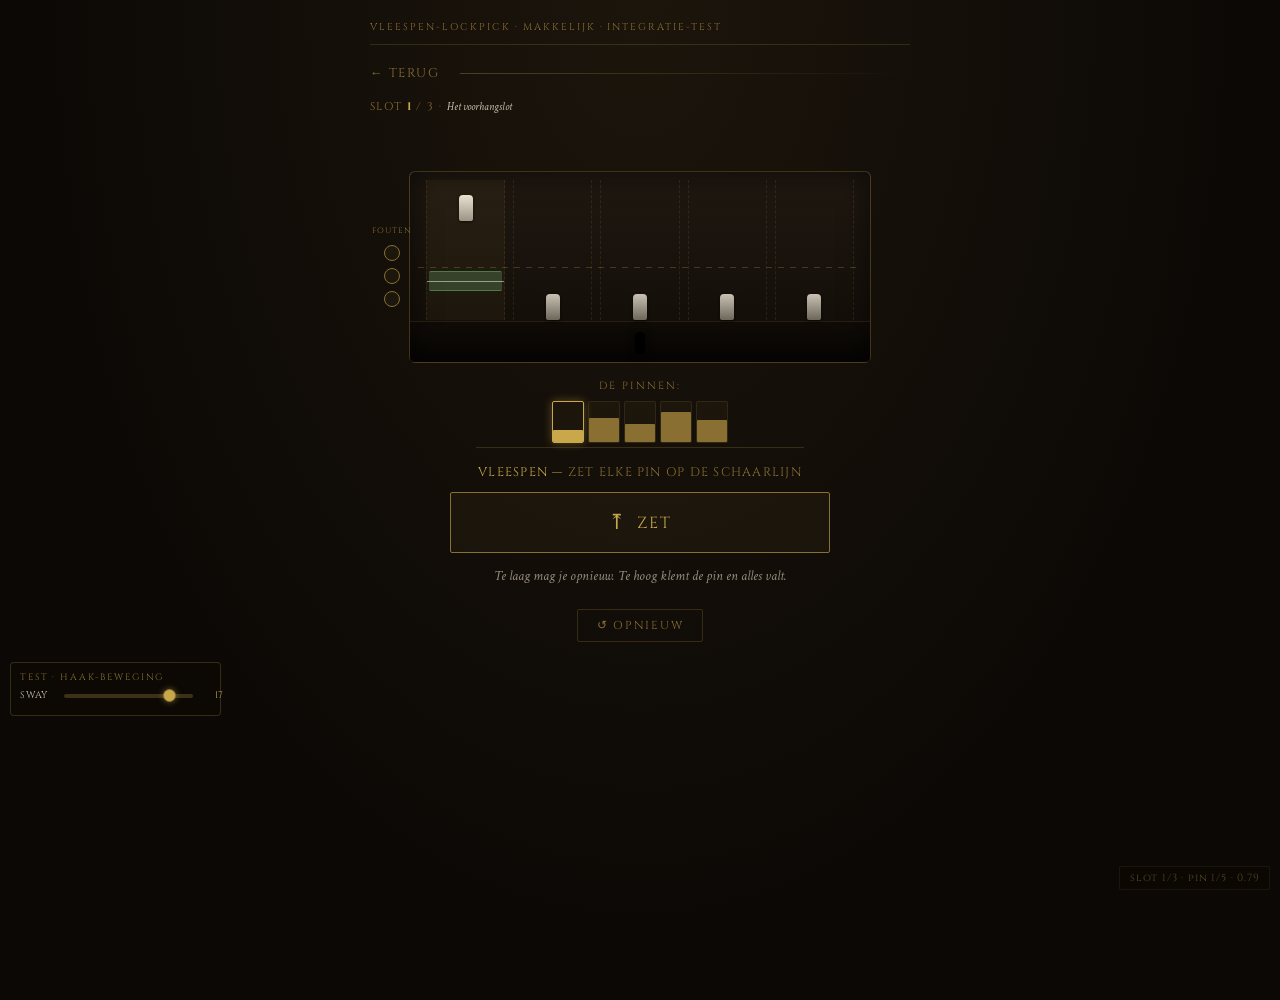
<file: technischefiles/lockpick-demo.html>
<!DOCTYPE html>
<html lang="nl"><head><meta charset="utf-8">
<meta name="viewport" content="width=device-width, initial-scale=1">
<title>Vleespen-lockpick — integratie-test</title>
<link rel="preconnect" href="https://fonts.googleapis.com">
<link rel="preconnect" href="https://fonts.gstatic.com" crossorigin>
<link href="https://fonts.googleapis.com/css2?family=Cinzel:wght@500;600&family=Crimson+Text:ital,wght@0,400;0,600;1,400&display=swap" rel="stylesheet">
<style>
/* ════════════════════════════════════════════════════════════════════
   LOCKPICK-ENGINE — Styling.  Prefix "lp-". Zilverweide-tokens.
   ════════════════════════════════════════════════════════════════════ */

:root {
  --gold: #c9a84c; --gold-dim: #8a6f32; --parchment: #f5ead6; --mist: #c8bfaf;
  --blood: #8b1a1a; --rose: #9b3a4a; --ash: #3d3228; --ink: #1a1208;
  --goed: #6fae6f; --laag: #6c84a8; --hoog: #b5322b; --staal: #c9c2b4;
}

.lp-root { font-family: 'Crimson Text', Georgia, serif; color: var(--parchment); }
.lp-screen { display: none; animation: lp-fadeIn .6s ease; }
.lp-screen.lp-active { display: block; }
@keyframes lp-fadeIn { from { opacity: 0; transform: translateY(8px); } to { opacity: 1; transform: translateY(0); } }

/* Header */
.lp-header { display: flex; align-items: center; gap: .75rem; margin: 0 0 .5rem; }
.lp-back-btn { background: none; border: none; color: var(--gold-dim); font-family: 'Cinzel', serif; font-size: .8rem; letter-spacing: .12em; cursor: pointer; padding: .25rem .5rem .25rem 0; text-transform: uppercase; }
.lp-back-btn:hover { color: var(--gold); }
.lp-header-sep { flex: 1; height: 1px; background: linear-gradient(to right, rgba(201,168,76,.3), transparent); }
.lp-titel-compact { font-family: 'Cinzel', serif; font-weight: 600; font-size: clamp(1.5rem,4vw,2.2rem); color: var(--gold); letter-spacing: .08em; text-align: center; text-shadow: 0 0 30px rgba(201,168,76,.35); margin: .25rem 0; }
.lp-sub-onder-titel { font-family: 'Cinzel', serif; font-size: .8rem; letter-spacing: .2em; color: var(--gold-dim); text-transform: uppercase; text-align: center; margin: 0 0 .5rem; }

/* Knoppen */
.lp-btn { display: inline-block; font-family: 'Cinzel', serif; font-size: .9rem; letter-spacing: .12em; padding: .8rem 2rem; border: 1px solid var(--gold-dim); background: transparent; color: var(--gold); cursor: pointer; transition: all .2s; border-radius: 2px; text-transform: uppercase; }
.lp-btn:hover { background: rgba(201,168,76,.1); border-color: var(--gold); }
.lp-btn-full { display: block; width: 100%; text-align: center; margin-top: 1rem; }

.lp-scene-image { width: 100%; aspect-ratio: 16/9; max-height: 42vh; background: #000 center/cover no-repeat; border: 1px solid rgba(201,168,76,.2); border-radius: 4px; margin: .5rem 0 .75rem; position: relative; overflow: hidden; }
.lp-scene-image.lp-scene-leeg { background: radial-gradient(ellipse at 50% 30%, rgba(201,168,76,.05), transparent 55%), linear-gradient(180deg, #14100a 0%, #0b0805 100%); }

/* Reeks-label + timer */
.lp-toprij { display: flex; align-items: center; justify-content: space-between; gap: 1rem; margin: 0 0 .5rem; min-height: 26px; }
.lp-reeks-label { font-family: 'Cinzel', serif; font-size: .7rem; letter-spacing: .12em; text-transform: uppercase; color: var(--gold-dim); }
.lp-reeks-label strong { color: var(--gold); }
.lp-reeks-naam { color: var(--mist); font-style: italic; text-transform: none; letter-spacing: 0; font-family: 'Crimson Text', serif; }
.lp-timer { display: none; align-items: center; gap: .5rem; }
.lp-diehard .lp-timer { display: flex; }
.lp-timer-num { font-family: 'Cinzel', serif; font-size: .85rem; letter-spacing: .08em; color: var(--gold); min-width: 2.6em; text-align: right; }
.lp-timer-balk { width: 90px; height: 6px; background: rgba(0,0,0,.5); border: 1px solid rgba(201,168,76,.25); border-radius: 3px; overflow: hidden; }
.lp-timer-vul { height: 100%; width: 100%; background: var(--goed); transition: width .15s linear, background .3s; }
.lp-timer.lp-timer-laag .lp-timer-num { color: var(--hoog); animation: lp-pols 1s ease-in-out infinite; }
.lp-timer.lp-timer-laag .lp-timer-vul { background: var(--hoog); }
@keyframes lp-pols { 0%,100% { opacity: 1; } 50% { opacity: .45; } }

/* Het slot (doorsnede) */
.lp-slot { position: relative; width: 100%; max-width: 460px; margin: 3.2rem auto 1rem; height: 190px;
  border: 1px solid rgba(201,168,76,.25); border-radius: 6px; overflow: visible;
  background: linear-gradient(180deg, #201811 0%, #17110b 60%, #100b07 100%);
  box-shadow: 0 0 30px rgba(0,0,0,.6) inset; }
.lp-slot.lp-klem-mode { box-shadow: 0 0 40px rgba(139,26,26,.5) inset; animation: lp-shake .4s ease; }
.lp-slot.lp-slot-open { box-shadow: 0 0 40px rgba(111,174,111,.4) inset; }
@keyframes lp-shake { 0%,100% { transform: translateX(0); } 25% { transform: translateX(-5px); } 75% { transform: translateX(5px); } }

/* Pin-kolommen */
.lp-tracks { position: absolute; left: 0; right: 0; top: 8px; bottom: 42px; display: flex; gap: 8px; padding: 0 16px; z-index: 2; }
.lp-track { position: relative; flex: 1; border-left: 1px dashed rgba(201,168,76,.12); border-right: 1px dashed rgba(201,168,76,.12); }
.lp-track.lp-actief { background: rgba(201,168,76,.05); }
.lp-band { position: absolute; left: 2px; right: 2px; background: rgba(111,174,111,.28); border-top: 1px solid rgba(111,174,111,.5); border-bottom: 1px solid rgba(111,174,111,.5); border-radius: 2px; }
.lp-tick { position: absolute; left: 0; right: 0; height: 1px; background: rgba(245,234,214,.55); }
.lp-track:not(.lp-actief) .lp-band, .lp-track:not(.lp-actief) .lp-tick { opacity: 0; }
.lp-zonder-zone .lp-band, .lp-zonder-zone .lp-tick { display: none; }

.lp-pin { position: absolute; left: 50%; transform: translateX(-50%); bottom: 0; width: 14px; height: 26px;
  border-radius: 4px 4px 2px 2px; background: linear-gradient(180deg, var(--staal), #6d675b);
  box-shadow: 0 1px 3px rgba(0,0,0,.6); transition: bottom .04s linear; }
.lp-track.lp-actief .lp-pin { background: linear-gradient(180deg, #e9e2d2, #9c9484); }
.lp-pin.lp-gezet { background: linear-gradient(180deg, var(--gold), var(--gold-dim)); box-shadow: 0 0 10px rgba(201,168,76,.6); transition: bottom .12s cubic-bezier(.2,.9,.3,1.4); }

/* Schaarlijn-decor (het niveau waarop pinnen 'klikken') */
.lp-schaar { position: absolute; left: 8px; right: 8px; top: 50%; height: 1px; background: repeating-linear-gradient(90deg, rgba(201,168,76,.25) 0 6px, transparent 6px 12px); z-index: 1; }

/* De vleeshaak */
.lp-feel { position: absolute; left: calc(100% + 20px); width: 620px; height: 200px; z-index: 30; pointer-events: none; }
.lp-feel-keyhole { position: absolute; left: 8px; top: calc(50% - 82px); width: 88px; height: 164px; z-index: 1;
  filter: drop-shadow(0 4px 8px rgba(0,0,0,.6)); }
.lp-feel-keyhole svg { width: 100%; height: 100%; display: block; }
.lp-feel-pen { position: absolute; left: 30px; top: calc(50% - 78px); width: calc(100% - 30px); height: 120px; z-index: 2;
  transform-origin: left center; animation: lp-sway 3.6s ease-in-out infinite; }
.lp-feel-pen svg { width: 100%; height: auto; display: block; }
.lp-feel-hole { position: absolute; left: 8px; top: calc(50% - 82px); width: 88px; height: 164px; z-index: 3; }
.lp-feel-hole svg { width: 100%; height: 100%; display: block; }
@keyframes lp-sway {
  0%   { transform: translate(0,0) rotate(0deg); }
  22%  { transform: translate(calc(var(--lp-amp,4) * 0.25px), calc(var(--lp-amp,4) * -0.5px)) rotate(calc(var(--lp-amp,4) * -0.1deg)); }
  46%  { transform: translate(calc(var(--lp-amp,4) * -0.2px), calc(var(--lp-amp,4) * 0.4px)) rotate(calc(var(--lp-amp,4) * 0.12deg)); }
  70%  { transform: translate(calc(var(--lp-amp,4) * 0.2px), calc(var(--lp-amp,4) * 0.22px)) rotate(calc(var(--lp-amp,4) * -0.08deg)); }
  100% { transform: translate(0,0) rotate(0deg); }
}

/* Sleutelgat-decor onderaan */
.lp-keyway { position: absolute; left: 0; right: 0; bottom: 0; height: 40px; z-index: 1;
  background: linear-gradient(180deg, rgba(0,0,0,.2), rgba(0,0,0,.55));
  border-top: 1px solid rgba(201,168,76,.15); }
.lp-keyway::after { content: ''; position: absolute; left: 50%; bottom: 8px; transform: translateX(-50%); width: 10px; height: 22px; background: #000; border-radius: 5px 5px 0 0; box-shadow: 0 0 8px rgba(0,0,0,.8); }

.lp-slot.lp-flash-goed { animation: lp-flashGoed .4s ease; }
.lp-slot.lp-flash-laag { animation: lp-flashLaag .3s ease; }
@keyframes lp-flashGoed { 40% { box-shadow: 0 0 30px rgba(111,174,111,.6) inset; } }
@keyframes lp-flashLaag { 50% { transform: translateY(2px); } }

/* Pin-patroon (clue-rij) */
.lp-mini-label { text-align: center; font-family: 'Cinzel', serif; font-size: .65rem; letter-spacing: .2em; text-transform: uppercase; color: var(--gold-dim); margin: 0 0 .4rem; }
.lp-patroon { display: flex; justify-content: center; align-items: flex-end; gap: 4px; height: 40px; max-width: 320px; margin: 0 auto 1rem; padding: 4px; border-bottom: 1px solid rgba(201,168,76,.2); }
.lp-prof-kolom { flex: 1; max-width: 30px; height: 100%; display: flex; align-items: flex-end; background: rgba(201,168,76,.04); border: 1px solid rgba(201,168,76,.12); border-radius: 2px; transition: all .25s; }
.lp-prof-vul { width: 100%; background: var(--gold-dim); border-radius: 1px; transition: height .25s ease, background .25s; }
.lp-prof-kolom.lp-actief { border-color: var(--gold); box-shadow: 0 0 10px rgba(201,168,76,.4); }
.lp-prof-kolom.lp-actief .lp-prof-vul { background: var(--gold); }
.lp-prof-kolom.lp-klaar .lp-prof-vul { background: var(--goed); }

/* Status */
.lp-status { text-align: center; font-family: 'Cinzel', serif; font-size: .78rem; letter-spacing: .1em; text-transform: uppercase; color: var(--gold-dim); margin: 0 0 .7rem; min-height: 1.1em; transition: color .3s; }
.lp-naam { color: var(--gold); }
.lp-status.lp-klem-mode { color: var(--blood); }
.lp-klem-tekst { font-family: 'Crimson Text', Georgia, serif; font-style: italic; font-size: 1rem; letter-spacing: .02em; text-transform: none; text-shadow: 0 0 12px rgba(139,26,26,.5); }
.lp-status.lp-goed-mode { color: #9dd49d; }
.lp-goed-tekst { font-family: 'Crimson Text', Georgia, serif; font-style: italic; font-size: 1rem; letter-spacing: .02em; text-transform: none; text-shadow: 0 0 12px rgba(125,191,125,.4); }

/* Zet-knop */
.lp-zet-btn { display: flex; align-items: center; justify-content: center; gap: .6rem; width: 100%; max-width: 380px; margin: 0 auto; padding: .95rem 1rem; font-family: 'Cinzel', serif; font-size: 1rem; letter-spacing: .12em; text-transform: uppercase; border: 1px solid var(--gold-dim); background: rgba(201,168,76,.05); color: var(--gold); cursor: pointer; border-radius: 2px; transition: all .2s; }
.lp-zet-btn:hover { background: rgba(201,168,76,.12); border-color: var(--gold); }
.lp-zet-btn:active { transform: scale(.97); }
.lp-zet-icon { font-size: 1.3rem; }
.lp-hint { text-align: center; font-style: italic; color: var(--mist); opacity: .7; font-size: .9rem; margin: .85rem 0 0; }

/* Win */
.lp-win-block { background: rgba(125,191,125,.06); border: 1px solid rgba(125,191,125,.3); border-radius: 4px; padding: 1.75rem; margin: 1.5rem 0; text-align: center; }
.lp-win-icoon { font-size: 2.4rem; margin-bottom: .5rem; }
.lp-win-block h2 { font-family: 'Cinzel', serif; color: #9dd49d; font-size: 1.4rem; letter-spacing: .1em; margin: .25rem 0 .75rem; }
.lp-win-block p { font-style: italic; color: var(--mist); margin: 0; }

/* Keuzescherm */
.lp-kies-vraag { text-align: center; font-family: 'Cinzel', serif; font-size: .8rem; letter-spacing: .18em; text-transform: uppercase; color: var(--gold-dim); margin: 1.25rem 0 1rem; }
.lp-kies-wrap { display: flex; flex-direction: column; gap: .75rem; max-width: 380px; margin: 0 auto; }
.lp-kies-btn { display: flex; flex-direction: column; gap: .25rem; text-align: left; padding: 1rem 1.25rem; cursor: pointer; border-radius: 3px; border: 1px solid var(--gold-dim); background: rgba(201,168,76,.05); transition: all .2s; }
.lp-kies-btn:hover { background: rgba(201,168,76,.12); border-color: var(--gold); transform: translateY(-1px); }
.lp-kies-label { font-family: 'Cinzel', serif; font-size: 1.05rem; letter-spacing: .12em; text-transform: uppercase; color: var(--gold); }
.lp-kies-desc { font-style: italic; font-size: .92rem; color: var(--mist); }
.lp-kies-btn-hard { border-color: rgba(155,58,74,.5); }
.lp-kies-btn-hard:hover { border-color: var(--rose); background: rgba(155,58,74,.1); }
.lp-kies-btn-hard .lp-kies-label { color: var(--rose); }

/* Muziek + debug */
.lp-music-toggle { position: fixed; top: 1rem; right: 1rem; z-index: 300; width: 36px; height: 36px; background: rgba(13,10,6,.7); border: 1px solid rgba(201,168,76,.25); border-radius: 50%; color: var(--gold); font-size: 1rem; cursor: pointer; display: flex; align-items: center; justify-content: center; opacity: .6; }
.lp-music-toggle:hover { opacity: 1; border-color: var(--gold); }
.lp-music-toggle.lp-muted { color: var(--gold-dim); opacity: .4; }
.lp-debug { position: fixed; bottom: .6rem; right: .6rem; z-index: 300; font-family: 'Cinzel', serif; font-size: .65rem; letter-spacing: .08em; color: var(--gold-dim); background: rgba(13,10,6,.7); padding: .25rem .6rem; border: 1px solid rgba(201,168,76,.15); border-radius: 2px; opacity: .6; pointer-events: none; }

/* Dialoog */
.lp-dialog { display: flex; align-items: stretch; height: 110px; margin: 0 0 1rem; background: rgba(13,10,6,.55); border: 1px solid rgba(201,168,76,.25); border-radius: 4px; overflow: hidden; animation: lp-dialogIn .35s ease; }
@keyframes lp-dialogIn { from { opacity: 0; transform: translateY(6px); } to { opacity: 1; transform: translateY(0); } }
.lp-dialog-body { flex: 1; padding: .85rem 1.1rem .9rem; display: flex; flex-direction: column; justify-content: center; overflow: hidden; }
.lp-dialog-spreker { font-family: 'Cinzel', serif; font-size: .7rem; letter-spacing: .22em; color: var(--gold); text-transform: uppercase; margin-bottom: .35rem; opacity: .9; }
.lp-dialog-tekst { font-style: italic; font-size: 1.02rem; line-height: 1.55; color: var(--parchment); animation: lp-textIn .25s ease; }
@keyframes lp-textIn { from { opacity: 0; } to { opacity: 1; } }
.lp-dialog-verder { flex: 0 0 auto; width: 56px; border: none; border-left: 1px solid rgba(201,168,76,.25); background: linear-gradient(180deg, rgba(201,168,76,.06), rgba(201,168,76,.12) 50%, rgba(201,168,76,.06)); color: var(--gold); cursor: pointer; display: flex; flex-direction: column; align-items: center; justify-content: center; gap: .15rem; }
.lp-dialog-verder:hover { color: var(--parchment); }
.lp-verder-ornament { font-size: 1.3rem; animation: lp-verderPulse 1.6s ease-in-out infinite; }
.lp-verder-label { font-size: .55rem; letter-spacing: .2em; text-transform: uppercase; opacity: .75; }
@keyframes lp-verderPulse { 0%,100% { opacity: .65; } 50% { opacity: 1; } }


/* ─── Volume-paneel (linksonder) ─── */
.lp-vol-paneel { position: fixed; bottom: .6rem; left: .6rem; z-index: 320; width: 190px;
  background: rgba(13,10,6,.82); border: 1px solid rgba(201,168,76,.22); border-radius: 4px;
  padding: .5rem .6rem .6rem; backdrop-filter: blur(2px); }
.lp-vol-titel { font-family: 'Cinzel', serif; font-size: .58rem; letter-spacing: .2em; text-transform: uppercase;
  color: var(--gold-dim); margin: 0 0 .4rem; }
.lp-vol-rij { display: flex; align-items: center; gap: .5rem; margin: .25rem 0; }
.lp-vol-label { font-family: 'Cinzel', serif; font-size: .6rem; letter-spacing: .08em; text-transform: uppercase;
  color: var(--mist); width: 34px; flex-shrink: 0; }
.lp-vol-slider { flex: 1; -webkit-appearance: none; appearance: none; height: 4px; border-radius: 2px;
  background: rgba(201,168,76,.25); outline: none; cursor: pointer; }
.lp-vol-slider::-webkit-slider-thumb { -webkit-appearance: none; appearance: none; width: 13px; height: 13px;
  border-radius: 50%; background: var(--gold); border: 1px solid var(--gold-dim); cursor: pointer; box-shadow: 0 0 6px rgba(201,168,76,.5); }
.lp-vol-slider::-moz-range-thumb { width: 13px; height: 13px; border-radius: 50%; background: var(--gold);
  border: 1px solid var(--gold-dim); cursor: pointer; }


/* interval-rij onder een geluid */
.lp-int-rij { margin-top: 0; margin-bottom: .35rem; opacity: .9; }
.lp-int-rij .lp-vol-label { font-style: italic; text-transform: none; letter-spacing: 0; font-family: 'Crimson Text', serif; font-size: .68rem; color: var(--gold-dim); }
.lp-int-uit { font-family: 'Cinzel', serif; font-size: .58rem; color: var(--gold); width: 30px; text-align: right; flex-shrink: 0; }

/* positioneringscontext voor de first-person haak-overlay */
.lp-screen { position: relative; }


/* ─── Test-paneel: haak-beweging ─── */
.lp-test-paneel { position: fixed; bottom: 11.5rem; left: .6rem; z-index: 320; width: 190px;
  background: rgba(13,10,6,.82); border: 1px solid rgba(201,168,76,.22); border-radius: 4px;
  padding: .5rem .6rem .55rem; backdrop-filter: blur(2px); }
.lp-test-uit { font-family: 'Cinzel', serif; font-size: .6rem; color: var(--gold); width: 20px; text-align: right; flex-shrink: 0; }


/* ─── Fouten-indicator (links van de puzzel) ─── */
.lp-fouten { position: absolute; display: flex; flex-direction: column; align-items: center; gap: 7px; z-index: 20; }
.lp-fout-label { font-family: 'Cinzel', serif; font-size: .5rem; letter-spacing: .12em; text-transform: uppercase; color: var(--gold-dim); margin-bottom: 2px; }
.lp-fout-dot { width: 14px; height: 14px; border-radius: 50%; border: 1px solid var(--gold-dim); background: rgba(201,168,76,.05); transition: all .3s; }
.lp-fout-dot.lp-vol { background: var(--blood); border-color: var(--blood); box-shadow: 0 0 9px rgba(139,26,26,.7); }

body { margin:0; min-height:100vh; background: radial-gradient(ellipse at 50% 0%, #1c150c, #0b0805 70%);
  color: var(--parchment); font-family:'Crimson Text',Georgia,serif; display:flex; justify-content:center; padding:1.25rem 1rem 5rem; }
.wrap { width:100%; max-width:540px; }
.demo-bar { display:flex; align-items:center; border-bottom:1px solid rgba(201,168,76,.18); padding-bottom:.6rem; margin-bottom:1rem; }
.demo-bar .tag { font-family:'Cinzel',serif; font-size:.62rem; letter-spacing:.2em; color:var(--gold-dim); text-transform:uppercase; }
.demo-reset { display:block; margin:1.5rem auto 0; font-family:'Cinzel',serif; font-size:.72rem; letter-spacing:.15em; text-transform:uppercase; color:var(--gold-dim); background:none; border:1px solid rgba(201,168,76,.2); border-radius:2px; padding:.5rem 1.2rem; cursor:pointer; }
.demo-reset:hover { color:var(--gold); border-color:var(--gold); }
</style></head>
<body><div class="wrap">
  <div class="demo-bar"><span class="tag">Vleespen-lockpick · makkelijk · integratie-test</span></div>
  <div id="mount"></div>
  <button class="demo-reset" onclick="startDemo()">↺ Opnieuw</button>
</div>
<script>
/* ════════════════════════════════════════════════════════════════════
   LOCKPICK-ENGINE  (timing-variant, afgeleid van de slijp-mechanic)
   Je peutert een slot open met een dunne vleeshaak. Elke pin moet op de
   schaarlijn gezet worden. De haak beweegt op en neer over de pin-hoogte;
   tik 'Zet' op het juiste moment.
       te LAAG  → de pin valt terug, opnieuw
       juist    → de pin klikt vast op de schaar, door naar de volgende
       te HOOG  → de pin klemt, alle pinnen vallen → terug naar pin 1

   De pin-hoogten samen zijn het slot-patroon (deelbaar, zoals de doolhof-
   route). Drie modi via kiesModus:true:
       makkelijk — schaarzone zichtbaar, geen tijd
       moeilijk  — geen zone (voel/lees de pinnen), geen tijd
       diehard   — geen zone + 30s per slot; klemmen óf tijd op = fout;
                   3 fouten → alles opnieuw

   CONFIG
   ──────
     reeks: [ { pins:[..0..1], band, snelheid, label }, ... ]
     dieHard: { tijd:30000, maxFouten:3 }
     straf: 'slot' | 'pin'
     images, teksten
   ════════════════════════════════════════════════════════════════════ */

(function (global) {
  'use strict';

  function el(tag, attrs, kids) {
    var e = document.createElement(tag);
    if (attrs) Object.keys(attrs).forEach(function (k) {
      if (k === 'class')            e.className = attrs[k];
      else if (k === 'html')        e.innerHTML = attrs[k];
      else if (k === 'text')        e.textContent = attrs[k];
      else if (k === 'style')       Object.assign(e.style, attrs[k]);
      else if (k.indexOf('on') === 0) e.addEventListener(k.slice(2), attrs[k]);
      else                          e.setAttribute(k, attrs[k]);
    });
    if (kids) kids.forEach(function (k) { if (k) e.appendChild(k); });
    return e;
  }
  function clamp(v, lo, hi) { return Math.max(lo, Math.min(hi, v)); }

  var KEYHOLE_SVG =   // gouden plaat met sleutelgat
    '<svg viewBox="0 0 110 170" xmlns="http://www.w3.org/2000/svg" aria-hidden="true">' +
      '<defs><linearGradient id="lp-plaat" x1="0" y1="0" x2="0" y2="1">' +
        '<stop offset="0" stop-color="#e0c476"/><stop offset=".5" stop-color="#b7963f"/>' +
        '<stop offset="1" stop-color="#6f5824"/></linearGradient></defs>' +
      '<rect x="14" y="12" width="82" height="146" rx="30" fill="url(#lp-plaat)" stroke="#3a2c12" stroke-width="2"/>' +
      '<rect x="22" y="20" width="66" height="130" rx="24" fill="none" stroke="rgba(0,0,0,.28)" stroke-width="3"/>' +
      '<path d="M30 26 A28 28 0 0 1 60 18" fill="none" stroke="#fff6d6" stroke-width="2.5" stroke-linecap="round" opacity=".45"/>' +
      '<circle cx="55" cy="66" r="17" fill="#0a0806"/>' +
      '<path d="M44 76 L66 76 L60 130 L50 130 Z" fill="#0a0806"/>' +
    '</svg>';

  var HOLE_SVG =   // alleen de donkere gat-opening (front-laag; punt verdwijnt hierin)
    '<svg viewBox="0 0 110 170" xmlns="http://www.w3.org/2000/svg" aria-hidden="true">' +
      '<circle cx="55" cy="66" r="17" fill="#0a0806"/>' +
      '<path d="M44 76 L66 76 L60 130 L50 130 Z" fill="#0a0806"/>' +
      '<path d="M42 60 A17 17 0 0 1 68 60" fill="none" stroke="rgba(0,0,0,.6)" stroke-width="2"/>' +
      '<path d="M42 72 A17 17 0 0 0 68 72" fill="none" stroke="#e0c476" stroke-width="1.4" opacity=".35"/>' +
    '</svg>';

  var PEN_SVG =   // gevulde taps toelopende vleespen met cilinder-shading (licht boven, donker onder)
    '<svg viewBox="0 0 520 120" preserveAspectRatio="xMinYMid meet" xmlns="http://www.w3.org/2000/svg" aria-hidden="true">' +
      '<defs>' +
        '<linearGradient id="lp-pen" x1="0" y1="0" x2="0" y2="1">' +
          '<stop offset="0" stop-color="#f6e097"/><stop offset=".4" stop-color="#e8cf7c"/>' +
          '<stop offset=".56" stop-color="#c9a84c"/><stop offset=".8" stop-color="#8f7331"/>' +
          '<stop offset="1" stop-color="#5f4a1c"/></linearGradient>' +
        '<filter id="lp-pensch" x="-4%" y="-70%" width="108%" height="240%">' +
          '<feDropShadow dx="2" dy="6" stdDeviation="5" flood-color="#000" flood-opacity=".55"/></filter>' +
      '</defs>' +
      '<g filter="url(#lp-pensch)">' +
        // gevulde omtrek: spitse punt links, dik naar rechts
        '<path d="M20 60 C60 50 120 42 200 38 C320 34 430 34 510 34 L510 86 C430 86 320 86 200 82 C120 78 60 70 20 60 Z" ' +
          'fill="url(#lp-pen)" stroke="#3a2c12" stroke-width="1.5" stroke-linejoin="round"/>' +
        // glans-streep langs de bovenkant (cilinder)
        '<path d="M64 47 C200 40 400 38 502 37" fill="none" stroke="#fff6d6" stroke-width="4" stroke-linecap="round" opacity=".5"/>' +
        // schaduw langs de onderkant
        '<path d="M80 76 C250 80 430 82 505 82" fill="none" stroke="#4a3a18" stroke-width="4" stroke-linecap="round" opacity=".55"/>' +
        // bindingen bij de greep (rechts)
        '<line x1="430" y1="37" x2="430" y2="85" stroke="#5a4326" stroke-width="3"/>' +
        '<line x1="452" y1="36" x2="452" y2="86" stroke="#5a4326" stroke-width="3"/>' +
        '<line x1="474" y1="36" x2="474" y2="86" stroke="#5a4326" stroke-width="3"/>' +
        // glans op de punt
        '<path d="M30 58 C70 52 120 50 170 48" fill="none" stroke="#fff6d6" stroke-width="1.6" stroke-linecap="round" opacity=".7"/>' +
      '</g>' +
    '</svg>';

  function Lockpick(opts) {
    if (!opts || !opts.container) throw new Error('Lockpick: opts.container is verplicht');
    if (!opts.config)            throw new Error('Lockpick: opts.config is verplicht');
    this.container = opts.container;
    this.config = opts.config;
    this.onWin      = opts.onWin      || function () {};
    this.onExit     = opts.onExit     || null;
    this.onMislukt  = opts.onMislukt  || function () {};
    this.onVoltooid = opts.onVoltooid || function () {};
    this.musicSrc   = opts.music      || null;
    this.audioCfg = Object.assign({}, opts.audio || this.config.audio || {});
    this._vol = Object.assign({ drops: 0.5, mes: 0.5, whistle: 0.5, klik: 0.85 }, opts.volumes || {});
    this._interval = Object.assign({ drops: 5000, mes: 8000 }, opts.intervals || this.config.intervals || {});
    this._jitter = (opts.intervalJitter != null) ? opts.intervalJitter
                 : (this.config.intervalJitter != null ? this.config.intervalJitter : 0.25);
    this._itimers = {};
    this._audio = {};
    this.showStart  = opts.showStart !== false;
    this.showDebug  = !!opts.showDebug;
    this.compactHeader = !!opts.compactHeader;
    this.kiesModus  = !!opts.kiesModus;
    this.testMode   = !!opts.testMode;
    this._swayAmp   = (opts.swayAmp != null) ? opts.swayAmp : 4;
    this._introGestart = false;

    var cfg = this.config;
    this._reeks = (cfg.reeks && cfg.reeks.length) ? cfg.reeks.slice()
      : [{ pins: cfg.pins || [0.4, 0.7, 0.5], band: cfg.band, snelheid: cfg.snelheid, label: cfg.label }];
    this._straf = cfg.straf || 'slot';
    this._dh = Object.assign({ tijd: 30000, maxFouten: 3 }, cfg.dieHard || {});

    this._pins     = this._reeks[0].pins.slice();
    this._band     = this._reeks[0].band || 0.13;
    this._snelheid = this._reeks[0].snelheid || 1500;

    this.modus = opts.modus || 'makkelijk';
    this._pasModusAf();

    this._state = { slotIdx: 0, pinIdx: 0, gezet: [], cycleStart: 0, bevroren: false, lopend: false, fouten: 0, deadline: 0 };
    this._raf = null; this._timer = null; this._nodes = {};
    this._trackNodes = [];
  }

  Lockpick.prototype._pasModusAf = function () {
    this.toonZone = (this.modus === 'makkelijk');
    this.dieHard  = (this.modus === 'diehard');
  };

  Lockpick.prototype._laadSlot = function (idx) {
    var s = this._state, k = this._reeks[idx];
    s.slotIdx = idx; s.pinIdx = 0;
    this._pins = k.pins.slice();
    this._band = k.band || 0.13;
    this._snelheid = k.snelheid || 1500;
    s.gezet = this._pins.map(function () { return null; });
    s.cycleStart = performance.now();
    s.bevroren = false;
    if (this.dieHard) s.deadline = performance.now() + this._dh.tijd;
    this._bouwSlot();
    this._bouwPinnen();
    this._updateReeksLabel();
    this._plaatsSfeer();
  };

  // ─── Build UI ───────────────────────────────────────────────────
  Lockpick.prototype.mount = function () {
    var self = this, cfg = this.config, t = cfg.teksten || {};
    var hasScene = !!(cfg.images && cfg.images.scene);
    var root = el('div', { class: 'lp-root' });

    // Modus-keuze
    var kiesScreen = null;
    if (this.kiesModus) {
      kiesScreen = el('section', { class: 'lp-screen' });
      if (this.compactHeader) kiesScreen.appendChild(this._maakCompactHeader());
      if (t.titel) kiesScreen.appendChild(el('h1', { class: 'lp-titel-compact', html: t.titel }));
      if (t.sub)   kiesScreen.appendChild(el('div', { class: 'lp-sub-onder-titel', text: t.sub }));
      kiesScreen.appendChild(el('p', { class: 'lp-kies-vraag', text: 'Kies je beproeving' }));
      kiesScreen.appendChild(el('div', { class: 'lp-kies-wrap' }, [
        el('button', { class: 'lp-kies-btn', onclick: function () { self._kiesModus('makkelijk'); } }, [
          el('span', { class: 'lp-kies-label', text: 'Makkelijk' }),
          el('span', { class: 'lp-kies-desc', text: 'Schaarzone zichtbaar · geen tijd' })
        ]),
        el('button', { class: 'lp-kies-btn', onclick: function () { self._kiesModus('moeilijk'); } }, [
          el('span', { class: 'lp-kies-label', text: 'Moeilijk' }),
          el('span', { class: 'lp-kies-desc', text: 'Geen zone · voel de pinnen · geen tijd' })
        ]),
        el('button', { class: 'lp-kies-btn lp-kies-btn-hard', onclick: function () { self._kiesModus('diehard'); } }, [
          el('span', { class: 'lp-kies-label', text: 'Die Hard' }),
          el('span', { class: 'lp-kies-desc', text: '30 sec per slot · 3 fouten = alles opnieuw' })
        ])
      ]));
    }

    // Startscherm
    var startScreen = el('section', { class: 'lp-screen lp-screen-start' });
    if (this.compactHeader) startScreen.appendChild(this._maakCompactHeader());
    if (t.titel) startScreen.appendChild(el('h1', { class: 'lp-titel-compact', html: t.titel }));
    if (t.sub)   startScreen.appendChild(el('div', { class: 'lp-sub-onder-titel', text: t.sub }));
    var startSceneImg = el('div', { class: 'lp-scene-image' + (hasScene ? '' : ' lp-scene-leeg'),
      style: hasScene ? { backgroundImage: "url('" + cfg.images.scene + "')" } : null });
    startScreen.appendChild(startSceneImg);
    this._nodes.startSceneImg = startSceneImg;
    var startBtn = el('button', { class: 'lp-btn lp-btn-full', text: 'Steek de haak erin',
      onclick: function () { self.start(); } });
    if (t.intro && t.intro.length) startBtn.style.display = 'none';
    startScreen.appendChild(startBtn);
    this._nodes.startBtn = startBtn;

    // Spel-scherm
    var spelScreen = el('section', { class: 'lp-screen' });
    if (this.compactHeader) spelScreen.appendChild(this._maakCompactHeader());
    var topRij = el('div', { class: 'lp-toprij' }, [
      el('div', { class: 'lp-reeks-label' }),
      el('div', { class: 'lp-timer' }, [
        el('span', { class: 'lp-timer-num', text: '0:30' }),
        el('div', { class: 'lp-timer-balk' }, [ el('div', { class: 'lp-timer-vul' }) ])
      ])
    ]);
    spelScreen.appendChild(topRij);

    // Het slot (doorsnede met pin-kolommen + haak)
    var slot = el('div', { class: 'lp-slot' });
    spelScreen.appendChild(slot);
    var keyhole = el('div', { class: 'lp-feel-keyhole', html: KEYHOLE_SVG });     // plaat (achter)
    var pen = el('div', { class: 'lp-feel-pen lp-haak-sway', html: PEN_SVG });     // pen ervoor (sway-laag)
    var hole = el('div', { class: 'lp-feel-hole', html: HOLE_SVG });               // donker gat (voor, punt verdwijnt hierin)
    var feel = el('div', { class: 'lp-feel' }, [keyhole, pen, hole]);
    root.appendChild(feel);
    this._nodes.feel = feel;
    this._nodes.haakSway = pen;
    pen.style.setProperty('--lp-amp', String(this._swayAmp));

    // Fouten-indicator (links van de puzzel, dicht ertegenaan)
    var foutDots = [el('div', { class: 'lp-fout-dot' }), el('div', { class: 'lp-fout-dot' }), el('div', { class: 'lp-fout-dot' })];
    var foutenBox = el('div', { class: 'lp-fouten' }, [
      el('div', { class: 'lp-fout-label', text: 'fouten' })
    ].concat(foutDots));
    spelScreen.appendChild(foutenBox);
    this._nodes.foutenBox = foutenBox;
    this._nodes.foutDots = foutDots;

    // Pin-patroon (clue + voortgang)
    spelScreen.appendChild(el('div', { class: 'lp-mini-label', text: 'De pinnen:' }));
    var patroon = el('div', { class: 'lp-patroon' });
    spelScreen.appendChild(patroon);

    var status = el('div', { class: 'lp-status' }, [
      el('span', { class: 'lp-naam', text: (t.naam || 'De haak') + ' — ' }),
      el('span', { class: 'lp-status-tekst', text: t.instructie || 'zet elke pin op de schaarlijn' })
    ]);
    spelScreen.appendChild(status);

    var zetBtn = el('button', { class: 'lp-zet-btn', onclick: function () { self.zet(); } }, [
      el('span', { class: 'lp-zet-icon', text: '⤒' }), el('span', { class: 'lp-zet-label', text: 'Zet' })
    ]);
    spelScreen.appendChild(zetBtn);
    spelScreen.appendChild(el('div', { class: 'lp-hint', text: 'Te laag mag je opnieuw. Te hoog klemt de pin en alles valt.' }));

    // Win
    var winScreen = el('section', { class: 'lp-screen' });
    if (this.compactHeader) winScreen.appendChild(this._maakCompactHeader());
    var winT = t.winAlles || {};
    winScreen.appendChild(el('div', { class: 'lp-win-block' }, [
      el('div', { class: 'lp-win-icoon', text: '🗝' }),
      el('h2', { text: winT.titel || 'Alle sloten open' }),
      el('p',  { text: winT.body  || 'De grendel springt terug.' })
    ]));

    if (kiesScreen) root.appendChild(kiesScreen);
    root.appendChild(startScreen); root.appendChild(spelScreen); root.appendChild(winScreen);

    if (this.musicSrc) {
      var audio = el('audio', { id: 'lp-bg-music', loop: '', preload: 'auto' }, [ el('source', { src: this.musicSrc, type: 'audio/mpeg' }) ]);
      var musicBtn = el('button', { class: 'lp-music-toggle', title: 'Muziek aan/uit', text: '♪', onclick: function () { self.toggleMusic(); } });
      root.appendChild(audio); root.appendChild(musicBtn);
      this._nodes.audio = audio; this._nodes.musicBtn = musicBtn;
    }
    if (this.showDebug) { var dbg = el('div', { class: 'lp-debug' }); root.appendChild(dbg); this._nodes.debug = dbg; }

    // Audio + geluidspaneel (linksonder)
    this._laadAudio();
    if (this._audio.drops || this._audio.mes || this._audio.whistle || this._audio.klik) {
      var paneel = el('div', { class: 'lp-vol-paneel' });
      paneel.appendChild(el('div', { class: 'lp-vol-titel', text: 'Geluid' }));
      var volRij = function (naam, label) {
        if (!self._audio[naam]) return;
        var slider = el('input', { type: 'range', min: '0', max: '100', value: String(Math.round(self._vol[naam] * 100)),
          class: 'lp-vol-slider', oninput: function (e) { self.setVolume(naam, (+e.target.value) / 100); } });
        paneel.appendChild(el('div', { class: 'lp-vol-rij' }, [ el('span', { class: 'lp-vol-label', text: label }), slider ]));
      };
      var intRij = function (naam) {
        if (!self._audio[naam]) return;
        var uit = el('span', { class: 'lp-int-uit', text: (self._interval[naam] / 1000).toFixed(1) + 's' });
        var slider = el('input', { type: 'range', min: '500', max: '15000', step: '250', value: String(self._interval[naam]),
          class: 'lp-vol-slider', oninput: function (e) { var v = +e.target.value; self.setIntervalMs(naam, v); uit.textContent = (v / 1000).toFixed(1) + 's'; } });
        paneel.appendChild(el('div', { class: 'lp-vol-rij lp-int-rij' }, [ el('span', { class: 'lp-vol-label', text: 'interval' }), slider, uit ]));
      };
      volRij('drops', 'Drops');   intRij('drops');
      volRij('mes', 'Mes');       intRij('mes');
      volRij('whistle', 'Whistle');
      volRij('klik', 'Klik');
      root.appendChild(paneel);
      this._nodes.paneel = paneel;
    }

    // Test-modus: schuif om de hoeveelheid haak-beweging te regelen
    if (this.testMode) {
      var uit = el('span', { class: 'lp-test-uit', text: String(this._swayAmp) });
      var slider = el('input', { type: 'range', min: '0', max: '20', step: '1', value: String(this._swayAmp),
        class: 'lp-vol-slider', oninput: function (e) {
          var v = +e.target.value; self._swayAmp = v;
          if (self._nodes.haakSway) self._nodes.haakSway.style.setProperty('--lp-amp', String(v));
          uit.textContent = String(v);
        } });
      var testPaneel = el('div', { class: 'lp-test-paneel' }, [
        el('div', { class: 'lp-vol-titel', text: 'Test · haak-beweging' }),
        el('div', { class: 'lp-vol-rij' }, [ el('span', { class: 'lp-vol-label', text: 'sway' }), slider, uit ])
      ]);
      root.appendChild(testPaneel);
      this._nodes.testPaneel = testPaneel;
    }

    this.container.appendChild(root);

    this._nodes.root = root;
    this._nodes.screens = { start: startScreen, spel: spelScreen, win: winScreen };
    if (kiesScreen) this._nodes.screens.kies = kiesScreen;
    this._nodes.slot = slot;
    this._nodes.patroon = patroon;
    this._nodes.status = status;
    this._nodes.statusTekst = status.querySelector('.lp-status-tekst');
    this._nodes.zetBtn = zetBtn;
    this._nodes.reeksLabel = topRij.querySelector('.lp-reeks-label');
    this._nodes.timerNum = topRij.querySelector('.lp-timer-num');
    this._nodes.timerVul = topRij.querySelector('.lp-timer-vul');

    this._laadSlot(0);
    this._pasUiAf();

    if (this.kiesModus)      this._toonScreen('kies');
    else if (this.showStart) this._toonStart();
    else                     this._toonScreen('spel');
  };

  // ─── Flow ────────────────────────────────────────────────────────
  Lockpick.prototype.start = function () {
    this._state.fouten = 0;
    this._laadSlot(0);
    this._toonScreen('spel');
    this._updateFouten(); this._plaatsSfeer();
    if (!this._resizeH) { var self = this; this._resizeH = function () { self._plaatsSfeer(); }; window.addEventListener('resize', this._resizeH); }
    this._startMuziek();
    this._startGeluid();
    this._startLoop();
  };
  Lockpick.prototype.destroy = function () {
    this._stopLoop(); clearTimeout(this._timer); this._stopAudio();
    if (this._resizeH) { window.removeEventListener('resize', this._resizeH); this._resizeH = null; }
    if (this._nodes.audio) { try { this._nodes.audio.pause(); } catch (e) {} }
    if (this._nodes.root && this._nodes.root.parentNode) this._nodes.root.parentNode.removeChild(this._nodes.root);
    this._nodes = {};
  };

  // ─── Spelersactie: pin zetten op de huidige haak-hoogte ───────────
  Lockpick.prototype.zet = function () {
    var s = this._state; if (s.bevroren) return;
    var pos = this._pos();
    var doel = this._pins[s.pinIdx];
    var lo = clamp(doel - this._band / 2, 0, 1), hi = clamp(doel + this._band / 2, 0, 1);
    if (pos > hi)      this._klemt();                 // te hoog → klemt
    else if (pos < lo) this._teLaag();                // te laag → opnieuw
    else {                                            // juist → pin gezet
      s.gezet[s.pinIdx] = doel;
      this._klik();
      this._zetToken(s.pinIdx, doel, true);
      this._bouwPinnen(); this._flash('goed');
      s.pinIdx++;
      if (s.pinIdx >= this._pins.length) { this._slotOpen(); return; }
      this._zetActieveZone();
    }
  };

  // ─── Loop + timer ────────────────────────────────────────────────
  Lockpick.prototype._startLoop = function () {
    if (this._state.lopend) return; this._state.lopend = true; var self = this;
    (function frame() { if (!self._state.lopend) return; self._tick(); self._raf = requestAnimationFrame(frame); })();
  };
  Lockpick.prototype._stopLoop = function () { this._state.lopend = false; if (this._raf) cancelAnimationFrame(this._raf); this._raf = null; };
  Lockpick.prototype._tick = function () {
    var s = this._state; if (s.bevroren) return;
    var now = performance.now();
    var pos = ((now - s.cycleStart) % this._snelheid) / this._snelheid;
    this._updateActief(pos);
    if (this.dieHard) {
      var rest = Math.max(0, s.deadline - now), sec = Math.ceil(rest / 1000);
      if (this._nodes.timerNum) this._nodes.timerNum.textContent = '0:' + (sec < 10 ? '0' : '') + sec;
      if (this._nodes.timerVul) this._nodes.timerVul.style.width = (rest / this._dh.tijd * 100) + '%';
      if (this._nodes.timer) this._nodes.timer.classList.toggle('lp-timer-laag', sec <= 10);
      if (rest <= 0) { this._fout('tijd'); return; }
    }
    if (this._nodes.debug) this._nodes.debug.textContent =
      'slot ' + (s.slotIdx + 1) + '/' + this._reeks.length + ' · pin ' + (s.pinIdx + 1) + '/' + this._pins.length +
      ' · ' + pos.toFixed(2) + (this.dieHard ? (' · fout ' + s.fouten) : '');
  };
  Lockpick.prototype._pos = function () { return ((performance.now() - this._state.cycleStart) % this._snelheid) / this._snelheid; };

  // ─── Uitkomsten ──────────────────────────────────────────────────
  Lockpick.prototype._teLaag = function () {
    var t = this.config.teksten || {};
    this._flash('laag'); this._tijdelijkeStatus(t.teLaag || 'Te laag — de pin valt terug.');
  };
  Lockpick.prototype._klemt = function () {
    if (this.dieHard) { this._fout('klem'); return; }
    var self = this, s = this._state, t = this.config.teksten || {};
    s.fouten++; try { this.onMislukt(s.fouten); } catch (e) {}
    this._updateFouten();
    var laatste = s.fouten >= this._dh.maxFouten;
    this._overlay(laatste ? (t.allesOpnieuw || 'Drie fouten. Alle sloten weer dicht — begin opnieuw.')
                          : (t.teHoog || 'Te hoog! De pin klemt en alle pinnen vallen.'));
    this._timer = setTimeout(function () {
      if (laatste) {
        s.fouten = 0; self._laadSlot(0); self._herstelVisueel(); self._updateFouten();
      } else if (self._straf === 'pin') {
        s.gezet[s.pinIdx] = null; self._herstel();
      } else {
        s.pinIdx = 0; s.gezet = self._pins.map(function () { return null; }); self._herstel();
      }
    }, 2100);
  };
  Lockpick.prototype._fout = function (reden) {
    var self = this, s = this._state, t = this.config.teksten || {};
    s.fouten++; try { this.onMislukt(s.fouten); } catch (e) {}
    this._updateFouten();
    var melding = reden === 'tijd' ? (t.tijdOp || 'De tijd is op — je hand verkrampt.')
                                   : (t.teHoog || 'Te hoog! De pin klemt en alles valt.');
    var laatste = s.fouten >= this._dh.maxFouten;
    if (laatste) melding = (t.allesOpnieuw || 'Drie fouten. Alle sloten weer op slot.');
    this._overlay(melding);
    this._timer = setTimeout(function () {
      if (laatste) { s.fouten = 0; self._laadSlot(0); } else { self._laadSlot(s.slotIdx); }
      self._herstelVisueel();
    }, 2100);
  };

  Lockpick.prototype._slotOpen = function () {
    var self = this, s = this._state, t = this.config.teksten || {};
    try { this.onVoltooid(s.slotIdx, this._reeks.length); } catch (e) {}
    if (s.slotIdx >= this._reeks.length - 1) { this._winnen(); return; }
    s.bevroren = true;
    var label = this._reeks[s.slotIdx].label || ('Slot ' + (s.slotIdx + 1));
    this._nodes.status.classList.add('lp-goed-mode');
    this._nodes.status.innerHTML = '<span class="lp-goed-tekst">✦ ' + label + ' open — volgende slot</span>';
    this._nodes.slot.classList.add('lp-slot-open');
    this._timer = setTimeout(function () {
      self._nodes.status.classList.remove('lp-goed-mode');
      self._nodes.slot.classList.remove('lp-slot-open');
      self._nodes.status.innerHTML =
        '<span class="lp-naam">' + ((t.naam || 'De haak') + ' — ') + '</span>' +
        '<span class="lp-status-tekst">' + (t.instructie || 'zet elke pin op de schaarlijn') + '</span>';
      self._nodes.statusTekst = self._nodes.status.querySelector('.lp-status-tekst');
      self._laadSlot(s.slotIdx + 1);
    }, 1400);
  };
  Lockpick.prototype._winnen = function () {
    this._stopLoop(); this._toonScreen('win');
    try { this.onWin(); } catch (e) { console.error('Lockpick onWin:', e); }
  };

  // ─── Overlay / herstel ───────────────────────────────────────────
  Lockpick.prototype._overlay = function (tekst) {
    var s = this._state; s.bevroren = true;
    if (this._nodes.haakSway) this._nodes.haakSway.style.animationPlayState = 'paused';
    this._nodes.slot.classList.add('lp-klem-mode');
    this._nodes.status.classList.add('lp-klem-mode');
    this._nodes.status.innerHTML = '<span class="lp-klem-tekst">' + tekst + '</span>';
  };
  Lockpick.prototype._herstelVisueel = function () {
    var t = this.config.teksten || {};
    if (this._nodes.haakSway) this._nodes.haakSway.style.animationPlayState = '';
    this._nodes.slot.classList.remove('lp-klem-mode');
    this._nodes.status.classList.remove('lp-klem-mode');
    this._nodes.status.innerHTML =
      '<span class="lp-naam">' + ((t.naam || 'De haak') + ' — ') + '</span>' +
      '<span class="lp-status-tekst">' + (t.instructie || 'zet elke pin op de schaarlijn') + '</span>';
    this._nodes.statusTekst = this._nodes.status.querySelector('.lp-status-tekst');
  };
  Lockpick.prototype._herstel = function () {
    var s = this._state; s.bevroren = false; s.cycleStart = performance.now();
    this._herstelVisueel(); this._bouwSlot(); this._bouwPinnen(); this._zetActieveZone();
  };

  // ─── Slot-visual (pin-kolommen + haak) ───────────────────────────
  Lockpick.prototype._bouwSlot = function () {
    var self = this, n = this._pins.length, slot = this._nodes.slot;
    slot.innerHTML = '';
    this._trackNodes = [];
    var tracks = el('div', { class: 'lp-tracks' });
    for (var i = 0; i < n; i++) {
      var band  = el('div', { class: 'lp-band' });
      var tick  = el('div', { class: 'lp-tick' });
      var token = el('div', { class: 'lp-pin' });
      var track = el('div', { class: 'lp-track' }, [band, tick, token]);
      tracks.appendChild(track);
      this._trackNodes.push({ track: track, band: band, tick: tick, token: token });
    }
    slot.appendChild(tracks);
    slot.appendChild(el('div', { class: 'lp-schaar' }));           // schaarlijn-decor
    slot.appendChild(el('div', { class: 'lp-keyway' }));           // sleutelgat-decor
    // zet reeds gezette pinnen + ruststand
    for (var j = 0; j < n; j++) {
      if (this._state.gezet[j] != null) this._zetToken(j, this._state.gezet[j], true);
      else this._zetToken(j, 0, false);
    }
    this._zetActieveZone();
  };
  Lockpick.prototype._zetToken = function (i, hoogte, gezet) {
    var tn = this._trackNodes[i]; if (!tn) return;
    tn.token.style.bottom = (hoogte * 90) + '%';
    tn.token.classList.toggle('lp-gezet', !!gezet);
  };
  Lockpick.prototype._zetActieveZone = function () {
    var s = this._state, n = this._pins.length;
    for (var i = 0; i < n; i++) {
      var tn = this._trackNodes[i]; if (!tn) continue;
      var actief = i === s.pinIdx && s.gezet[i] == null;
      tn.track.classList.toggle('lp-actief', actief);
      var doel = this._pins[i], lo = clamp(doel - this._band / 2, 0, 1), hi = clamp(doel + this._band / 2, 0, 1);
      tn.band.style.bottom = (lo * 90) + '%';
      tn.band.style.height = ((hi - lo) * 90) + '%';
      tn.tick.style.bottom = (doel * 90) + '%';
    }
  };
  Lockpick.prototype._updateActief = function (pos) {
    var s = this._state, i = s.pinIdx, tn = this._trackNodes[i];
    if (tn && s.gezet[i] == null) tn.token.style.bottom = (pos * 90) + '%';
    // De haak is losgekoppeld van de meter: hij staat vast (zie _plaatsHaak).
  };

  // Plaats de vaste haak zo dat de punt in het slot steekt (vaste referentie,
  // NIET de actieve pin). Aangeroepen na (her)bouw van het slot en bij resize.
  Lockpick.prototype._plaatsHaak = function () {
    var haak = this._nodes.haak, slot = this._nodes.slot;
    if (!haak || !slot) return;
    var H = slot.clientHeight || 190, W = slot.clientWidth || 300;
    var keyway = 42, trackTop = 8, trackH = Math.max(1, H - trackTop - keyway);
    var refPos = 0.55;                                  // vaste hoogte, midden-ish
    var pinPx = keyway + refPos * 0.9 * trackH;
    var cx = W * 0.60;                                   // iets rechts van het midden
    var tipX = slot.offsetLeft + cx, tipY = slot.offsetTop + (H - pinPx);
    var w = haak.offsetWidth || 230, h = haak.offsetHeight || 900;
    var ax = w * 0.5, ay = h * (12 / 470);              // apex-positie in het element
    haak.style.transformOrigin = ax + 'px ' + ay + 'px';
    haak.style.left = (tipX - ax) + 'px';
    haak.style.top = (tipY - ay) + 'px';
  };

  // ─── Pin-patroon (clue-rij) ──────────────────────────────────────
  Lockpick.prototype._bouwPinnen = function () {
    var p = this._nodes.patroon; if (!p) return;
    p.innerHTML = ''; var s = this._state;
    for (var i = 0; i < this._pins.length; i++) {
      var klaar = s.gezet[i] != null, actief = i === s.pinIdx && !klaar;
      var kolom = el('div', { class: 'lp-prof-kolom' + (actief ? ' lp-actief' : '') + (klaar ? ' lp-klaar' : '') });
      kolom.appendChild(el('div', { class: 'lp-prof-vul', style: { height: (this._pins[i] * 100) + '%' } }));
      p.appendChild(kolom);
    }
  };

  Lockpick.prototype._pasUiAf = function () {
    if (!this._nodes.root) return;
    this._nodes.root.classList.toggle('lp-zonder-zone', !this.toonZone);
    this._nodes.root.classList.toggle('lp-diehard', !!this.dieHard);
    this._nodes.timer = this._nodes.root.querySelector('.lp-timer');
  };
  Lockpick.prototype._updateReeksLabel = function () {
    if (!this._nodes.reeksLabel) return;
    var s = this._state, label = this._reeks[s.slotIdx].label || '';
    this._nodes.reeksLabel.innerHTML = 'Slot <strong>' + (s.slotIdx + 1) + '</strong> / ' + this._reeks.length +
      (label ? ' · <span class="lp-reeks-naam">' + label + '</span>' : '');
  };
  Lockpick.prototype._flash = function (soort) {
    var b = this._nodes.slot;
    b.classList.remove('lp-flash-goed', 'lp-flash-laag'); void b.offsetWidth;
    b.classList.add(soort === 'goed' ? 'lp-flash-goed' : 'lp-flash-laag');
  };
  Lockpick.prototype._tijdelijkeStatus = function (tekst) {
    var st = this._nodes.statusTekst; if (!st) return;
    var orig = st.dataset.vast || st.textContent; st.dataset.vast = orig;
    st.textContent = tekst; var self = this; clearTimeout(this._statusTimer);
    this._statusTimer = setTimeout(function () { if (self._nodes.statusTekst) self._nodes.statusTekst.textContent = orig; }, 1000);
  };

  // ─── Schermen / modus / intro ────────────────────────────────────
  Lockpick.prototype._toonScreen = function (name) {
    var sc = this._nodes.screens;
    Object.keys(sc).forEach(function (k) { sc[k].classList.remove('lp-active'); });
    sc[name].classList.add('lp-active'); window.scrollTo(0, 0);
  };
  Lockpick.prototype._kiesModus = function (modus) {
    this.modus = modus; this._pasModusAf(); this._pasUiAf(); this._laadSlot(0); this._toonStart();
  };
  Lockpick.prototype._toonStart = function () {
    this._toonScreen('start');
    var t = this.config.teksten || {}, startBtn = this._nodes.startBtn;
    if (!this._introGestart && t.intro && t.intro.length) {
      this._introGestart = true;
      this._toonDialog(this._nodes.startSceneImg, t.intro, function () { if (startBtn) startBtn.style.display = ''; });
    } else if (startBtn) startBtn.style.display = '';
  };
  Lockpick.prototype._maakCompactHeader = function () {
    var self = this, children = [];
    if (this.onExit) children.push(el('button', { class: 'lp-back-btn', text: '← Terug', onclick: function () { self.onExit(); } }));
    children.push(el('div', { class: 'lp-header-sep' }));
    return el('div', { class: 'lp-header' }, children);
  };
  Lockpick.prototype._toonDialog = function (sceneEl, lines, onComplete) {
    if (!sceneEl || !lines || !lines.length) { if (onComplete) onComplete(); return; }
    var idx = 0;
    var spreker = el('div', { class: 'lp-dialog-spreker' });
    var tekst   = el('div', { class: 'lp-dialog-tekst' });
    var body    = el('div', { class: 'lp-dialog-body' }, [spreker, tekst]);
    var verderBtn = el('button', { class: 'lp-dialog-verder', title: 'Verder',
      onclick: function (e) { e.preventDefault(); e.stopPropagation(); volgende(); } }, [
      el('span', { class: 'lp-verder-ornament', text: '❧' }), el('span', { class: 'lp-verder-label', text: 'Verder' }) ]);
    var dialog = el('div', { class: 'lp-dialog' }, [body, verderBtn]);
    if (sceneEl.parentNode) sceneEl.parentNode.insertBefore(dialog, sceneEl.nextSibling);
    function toonRegel(i) {
      var r = lines[i], sp = '', tx = '';
      if (typeof r === 'string') tx = r; else if (r && typeof r === 'object') { sp = r.spreker || ''; tx = r.tekst || ''; }
      if (sp) { spreker.textContent = sp; spreker.style.display = ''; } else spreker.style.display = 'none';
      tekst.textContent = tx; tekst.style.animation = 'none'; void tekst.offsetWidth; tekst.style.animation = '';
    }
    function volgende() { idx++; if (idx >= lines.length) { if (dialog.parentNode) dialog.parentNode.removeChild(dialog); if (onComplete) onComplete(); return; } toonRegel(idx); }
    toonRegel(0);
  };
  // ─── Audio: whistle-loop + drops/mes op instelbaar interval + klik ─
  Lockpick.prototype._laadAudio = function () {
    if (typeof Audio === 'undefined') return;
    var a = this.audioCfg, self = this;
    ['drops', 'mes', 'whistle', 'klik'].forEach(function (naam) {
      if (a[naam]) { try { var au = new Audio(a[naam]); au.preload = 'auto'; self._audio[naam] = au; } catch (e) {} }
    });
    if (this._audio.whistle) this._audio.whistle.loop = true;   // alleen whistle loopt
  };
  Lockpick.prototype._startGeluid = function () {
    if (this._audio.whistle) { this._audio.whistle.volume = this._vol.whistle; var p = this._audio.whistle.play(); if (p && p.catch) p.catch(function () {}); }
    this._planInterval('drops'); this._planInterval('mes');
  };
  Lockpick.prototype._planInterval = function (naam) {
    if (!this._audio[naam]) return;
    clearTimeout(this._itimers[naam]);
    var basis = Math.max(300, this._interval[naam] || 5000);
    var jit = 1 + (Math.random() * 2 - 1) * this._jitter;
    var wacht = Math.max(250, basis * jit);
    var self = this;
    this._itimers[naam] = setTimeout(function () { self._speelEen(naam); self._planInterval(naam); }, wacht);
  };
  Lockpick.prototype._speelEen = function (naam) {
    var au = this._audio[naam]; if (!au) return;
    try { var k = au.cloneNode(); k.volume = this._vol[naam]; var p = k.play(); if (p && p.catch) p.catch(function () {}); } catch (e) {}
  };
  Lockpick.prototype._klik = function () { this._speelEen('klik'); };
  Lockpick.prototype._stopAudio = function () {
    var self = this;
    clearTimeout(this._itimers.drops); clearTimeout(this._itimers.mes);
    Object.keys(this._audio).forEach(function (k) { try { self._audio[k].pause(); } catch (e) {} });
  };
  Lockpick.prototype.setVolume = function (naam, v) {
    this._vol[naam] = clamp(v, 0, 1);
    if (naam === 'whistle' && this._audio.whistle) this._audio.whistle.volume = this._vol.whistle;
  };
  Lockpick.prototype.setIntervalMs = function (naam, ms) {
    this._interval[naam] = Math.max(300, ms);
    this._planInterval(naam);
  };

  Lockpick.prototype._startMuziek = function () {
    var audio = this._nodes.audio, btn = this._nodes.musicBtn; if (!audio) return;
    audio.volume = 0.5; var p = audio.play(); if (p && p.catch) p.catch(function () {}); if (btn) btn.classList.remove('lp-muted');
  };
  Lockpick.prototype.toggleMusic = function () {
    var audio = this._nodes.audio, btn = this._nodes.musicBtn; if (!audio) return;
    if (audio.paused) { audio.play().catch(function () {}); btn.classList.remove('lp-muted'); }
    else { audio.pause(); btn.classList.add('lp-muted'); }
  };

  // ─── Fouten-indicator (links) + sfeer-plaatsing ──────────────────
  Lockpick.prototype._updateFouten = function () {
    if (!this._nodes.foutDots) return;
    for (var i = 0; i < this._nodes.foutDots.length; i++)
      this._nodes.foutDots[i].classList.toggle('lp-vol', i < this._state.fouten);
  };
  Lockpick.prototype._plaatsSfeer = function () {
    var slot = this._nodes.slot; if (!slot) return;
    var cy = slot.offsetTop + slot.clientHeight / 2;
    var feel = this._nodes.feel;
    if (feel) feel.style.top = (cy - feel.offsetHeight / 2) + 'px';
    var fb = this._nodes.foutenBox;
    if (fb) {
      fb.style.top = (cy - fb.offsetHeight / 2) + 'px';
      fb.style.left = Math.max(2, slot.offsetLeft - fb.offsetWidth - 12) + 'px';
    }
  };

  global.Lockpick = Lockpick;
})(window);

</script>
<script>

// Integratie-klaar: makkelijk, 3 sloten x 5 pinnen, 3 fouten = alles opnieuw, geen geluid.
const SLOTEN_CONFIG = {
  reeks: [
    { label: 'Het voorhangslot',  pins: [0.30, 0.60, 0.45, 0.75, 0.55], band: 0.15, snelheid: 1650 },
    { label: 'De celdeur',        pins: [0.55, 0.35, 0.75, 0.50, 0.65], band: 0.13, snelheid: 1500 },
    { label: "Vrouwe Roets kist", pins: [0.50, 0.80, 0.40, 0.70, 0.60], band: 0.11, snelheid: 1350 }
  ],
  dieHard: { maxFouten: 3 },   // 3 fouten -> alles opnieuw (ook in makkelijk)
  straf: 'slot',
  images: {},
  teksten: {
    titel: 'De Vleespen',
    sub: 'Peuter het slot open',
    intro: [
      'Je schuift de dunne vleespen in het slot. Ergens daarbinnen zitten de pinnen, elk op hun eigen hoogte.',
      { spreker: 'Verteller', tekst: 'Til elke pin tot precies de schaarlijn en zet hem vast. Te laag valt terug, te hoog klemt en dan valt alles.' }
    ],
    naam: 'Vleespen', instructie: 'zet elke pin op de schaarlijn',
    teLaag: 'Te laag, de pin zakt terug.',
    teHoog: 'Te hoog! De pin klemt en alle pinnen vallen terug.',
    allesOpnieuw: 'Drie keer misgegrepen. Alle sloten vallen weer dicht, begin opnieuw.',
    winAlles: { titel: 'Alle sloten open', body: 'De grendels springen terug. Wat erachter ligt, is nu van jou.' }
  }
};

let huidigLp = null;
function startDemo(){
  const mount=document.getElementById('mount');
  if(huidigLp){ try{huidigLp.destroy();}catch(e){} huidigLp=null; }
  huidigLp=new Lockpick({
    container:mount, config:SLOTEN_CONFIG,
    modus:'makkelijk',        // alleen de makkelijke versie
    testMode:true, swayAmp:17, // vleespen-beweging op 17
    showDebug:true, compactHeader:true,
    onExit:function(){ startDemo(); },
    onMislukt:function(aantal){ /* engine toont de fouten links; bij 3 -> alles opnieuw */ },
    onVoltooid:function(idx,totaal){},
    onWin:function(){}
  });
  huidigLp.mount();
  huidigLp.start();           // geen keuzescherm; direct spelen
}
startDemo();

</script>
</body></html>
</file>
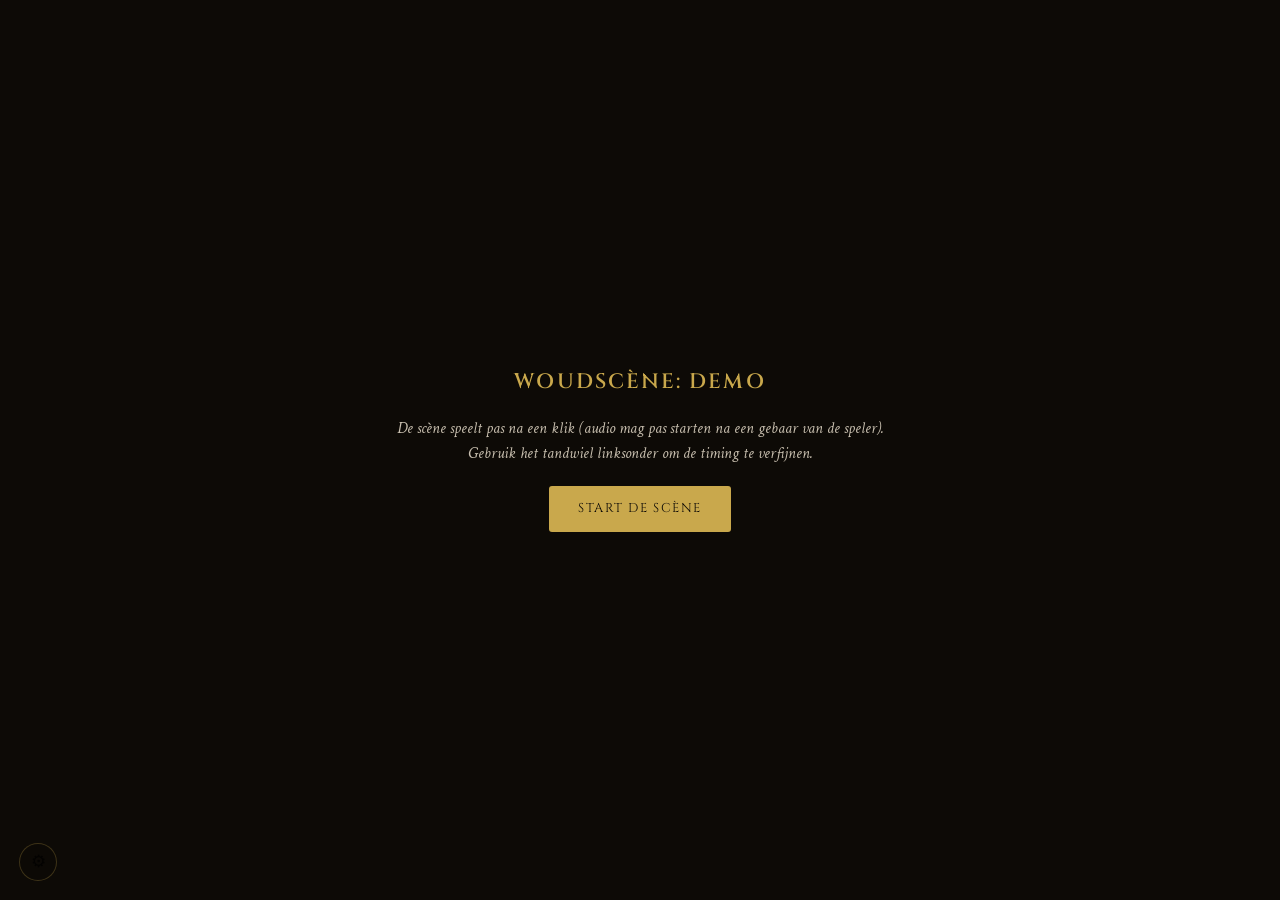
<file: technischefiles/woudscene-demo.html>
<!DOCTYPE html>
<html lang="nl">
<head>
<meta charset="UTF-8">
<meta name="viewport" content="width=device-width, initial-scale=1.0">
<title>Woudscène: Zilverweide</title>
<link href="https://fonts.googleapis.com/css2?family=Cinzel:wght@400;600&family=Crimson+Text:ital,wght@0,400;0,600;1,400&display=swap" rel="stylesheet">
<link rel="stylesheet" href="woudscene.css">
<style>
  /* Page-shell, alleen voor standalone demo, zelfde geest als
     doolhof.html / schaduw-sandbox.html. In Zilverweide draait de
     module binnen een container die het echte spel al opzet. */
  *{box-sizing:border-box;margin:0;padding:0}
  :root{ --vh100: 100vh; }
  @supports (height: 100dvh) { :root{ --vh100: 100dvh; } }
  html,body{
    background:#000;
    color:#f5ead6;
    font-family:'Crimson Text',Georgia,serif;
    height:var(--vh100);
    overflow:hidden;
  }
  #ws-stage{
    position:relative;
    width:100%;
    height:var(--vh100);
    overflow:hidden;
  }

  /* Startscherm: de scène speelt pas na een klik (zodat geluid mag). */
  #ws-startscherm{
    position:absolute; inset:0; z-index:50;
    display:flex; flex-direction:column; align-items:center; justify-content:center;
    gap:1.2rem;
    background:#0d0a06;
    text-align:center; padding:2rem;
  }
  #ws-startscherm h1{
    font-family:'Cinzel',serif; font-size:1.3rem; letter-spacing:.1em;
    color:#c9a84c; text-transform:uppercase; font-weight:600;
  }
  #ws-startscherm p{ max-width:32rem; color:#c8bfaf; font-style:italic; line-height:1.6; }
  #ws-start-btn{
    font-family:'Cinzel',serif; font-size:.8rem; letter-spacing:.12em; text-transform:uppercase;
    color:#0d0a06; background:#c9a84c; border:none; border-radius:3px;
    padding:.9rem 1.8rem; cursor:pointer;
  }
  #ws-start-btn:hover{ background:#e0c06a; }

  /* ── Debugpaneel, zelfde geest als maakWeerDebugPaneel() in
     zilverweide.html: rond knopje linksonder dat een paneel met
     schuifregelaars opent. ── */
  #ws-dbg-btn{
    position:fixed; bottom:1.2rem; left:1.2rem; z-index:531;
    background:rgba(13,10,6,.85); border:1px solid rgba(201,168,76,.35);
    border-radius:50%; width:38px; height:38px; font-size:1.05rem;
    cursor:pointer; display:flex; align-items:center; justify-content:center;
    opacity:.75; transition:opacity .2s;
  }
  #ws-dbg-btn:hover{ opacity:1; }
  #ws-dbg-panel{
    display:none;
    position:fixed; bottom:1.2rem; left:4.4rem; z-index:530;
    background:rgba(13,10,6,.97); border:1px solid rgba(201,168,76,.3);
    border-radius:6px; padding:.9rem 1rem; width:300px;
    max-height:calc(var(--vh100) - 3rem); overflow-y:auto;
    box-shadow:0 0 30px rgba(0,0,0,.7);
    font-size:.82rem;
  }
  #ws-dbg-panel.open{ display:block; }
  .ws-dbg-kop{
    font-family:'Cinzel',serif; font-size:.66rem; letter-spacing:.14em; text-transform:uppercase;
    color:#c9a84c; margin:.9rem 0 .5rem;
  }
  .ws-dbg-kop:first-child{ margin-top:0; }
  .ws-dbg-rij{ margin-bottom:.55rem; }
  .ws-dbg-rij-label{
    display:flex; justify-content:space-between;
    font-family:'Cinzel',serif; font-size:.6rem; letter-spacing:.08em; text-transform:uppercase;
    color:#8a6f32; margin-bottom:.2rem;
  }
  .ws-dbg-rij-label span:last-child{ color:#c9a84c; }
  .ws-dbg-rij input[type="range"]{ width:100%; accent-color:#c9a84c; }
  .ws-dbg-knoppen{ display:flex; gap:.4rem; flex-wrap:wrap; margin-top:.6rem; }
  .ws-dbg-btn2{
    flex:1; min-width:60px;
    font-family:'Cinzel',serif; font-size:.6rem; letter-spacing:.08em; text-transform:uppercase;
    color:#c9a84c; background:transparent; border:1px solid rgba(201,168,76,.4);
    border-radius:2px; padding:.5rem .3rem; cursor:pointer;
  }
  .ws-dbg-btn2:hover{ background:rgba(201,168,76,.12); }
  .ws-dbg-btn2.actief{ background:rgba(201,168,76,.28); color:#e0c06a; }
  .ws-dbg-rij select{
    width:100%; background:#0d0a06; color:#f5ead6;
    border:1px solid rgba(201,168,76,.4); border-radius:2px; padding:.3rem;
    font-family:'Crimson Text',Georgia,serif; font-size:.8rem;
  }
  .ws-dbg-hint{ color:#8a6f32; font-size:.68rem; line-height:1.4; margin:.3rem 0 .5rem; }

  /* ── Plaatsmodus: kleine markers boven de scène, en een info-label
     dat toont welke plaat nu in beeld is. Puur testgereedschap, geen
     onderdeel van de scène zelf. ── */
  #ws-plaats-laag{ position:absolute; inset:0; z-index:520; pointer-events:none; }
  .ws-plaats-punt{
    position:absolute; width:16px; height:16px; margin:-8px 0 0 -8px;
    border-radius:50%; background:rgba(90,170,255,.35);
    border:2px solid #5aaaff; box-shadow:0 0 6px rgba(90,170,255,.8);
  }
  #ws-plaats-info{
    display:none;
    position:fixed; top:1rem; left:50%; transform:translateX(-50%); z-index:531;
    background:rgba(13,10,6,.9); border:1px solid rgba(90,170,255,.5);
    border-radius:4px; padding:.5rem 1rem;
    font-family:'Cinzel',serif; font-size:.7rem; letter-spacing:.06em; text-transform:uppercase;
    color:#8fc4ff; text-align:center;
  }
  #ws-plaats-info.aan{ display:block; }

  /* ── Gloed-testmodus: eigen, losse scène-instantie boven de echte
     scène, met een stilstaand beeld. Alleen voor het afstellen van de
     gloed/deeltjes-instellingen, geen onderdeel van het spel zelf. ── */
  #ws-glow-stage{
    display:none;
    position:absolute; inset:0; z-index:40;
    background:#000;
  }
  #ws-glow-stage.aan{ display:block; }
  .ws-test-verborgen .ws-gloed,
  .ws-test-verborgen .ws-deeltjes-canvas{ visibility:hidden !important; }
  input[type="color"]{
    width:100%; height:1.8rem; border:1px solid rgba(201,168,76,.4);
    border-radius:2px; background:#0d0a06; padding:2px; cursor:pointer;
  }
</style>
</head>
<body>

<div id="ws-stage">
  <div id="ws-startscherm">
    <h1>Woudscène: demo</h1>
    <p>De scène speelt pas na een klik (audio mag pas starten na een gebaar van de speler). Gebruik het tandwiel linksonder om de timing te verfijnen.</p>
    <button id="ws-start-btn">Start de scène</button>
  </div>
  <div id="ws-plaats-laag"></div>
  <div id="ws-glow-stage"></div>
</div>

<div id="ws-plaats-info"></div>
<button id="ws-dbg-btn" title="Timing instellen">⚙</button>
<div id="ws-dbg-panel"></div>

<script src="woudscene.js"></script>
<script>
/* ════════════════════════════════════════════════════════════
   Config voor de demo. De paden hieronder zijn relatief aan DEZE
   pagina (technischefiles/), dus met "../" naar locaties/ en geluid/;
   in Zilverweide zelf (die in de root staat) gebruikt de module haar
   eigen DEFAULTS, die al root-relatief zijn (locaties/dorendael/...,
   geluid/doolhof/...).
   ════════════════════════════════════════════════════════════ */
function metPrefix(pad) { return '../' + pad; }
function metPrefixArr(paden) { return paden.map(metPrefix); }

var DEMO_CONFIG = (function () {
  var basis = new WoudScene(document.createElement('div')).getConfig(); // alleen om DEFAULTS te lenen
  return {
    images: {
      bos: metPrefixArr(basis.images.bos),
      spook: metPrefixArr(basis.images.spook),
      a0: metPrefix(basis.images.a0),
      a1: metPrefix(basis.images.a1),
      a3: metPrefix(basis.images.a3),
      b0: metPrefix(basis.images.b0),
      b1: metPrefix(basis.images.b1),
      portret: {
        links: metPrefix(basis.images.portret.links),
        midden: metPrefix(basis.images.portret.midden),
        rechts: metPrefix(basis.images.portret.rechts)
      }
    },
    audio: {
      muziek: metPrefix(basis.audio.muziek),
      bosgeluiden: metPrefix(basis.audio.bosgeluiden),
      geritsel: metPrefixArr(basis.audio.geritsel),
      fluister: metPrefixArr(basis.audio.fluister),
      adem: metPrefix(basis.audio.adem),
      zwelling: metPrefix(basis.audio.zwelling),
      draai: metPrefix(basis.audio.draai)
    }
  };
})();

var scene = new WoudScene(document.getElementById('ws-stage'), DEMO_CONFIG);

var startBtn = document.getElementById('ws-start-btn');
var startscherm = document.getElementById('ws-startscherm');
startBtn.onclick = function () {
  startscherm.style.display = 'none';
  scene.start(function () {
    console.log('Woudscène klaar (in het echte spel volgt hier de eindpoort en het vervolg).');
  });
};

/* ── Debugpaneel ──────────────────────────────────────────────── */
var dbgBtn = document.getElementById('ws-dbg-btn');
var dbgPanel = document.getElementById('ws-dbg-panel');
dbgBtn.onclick = function () { dbgPanel.classList.toggle('open'); };

// Elke rij: label, dot-pad in de config, min/max/step, en of de waarde
// een geheel getal (ms/px) of een kommagetal (0..1, factor) is.
var SLIDER_RIJEN = [
  { kop: 'Deel 1, aanloop' },
  { label: 'Drift-schaal (zoom)', pad: 'deel1.driftSchaal', min: 1, max: 1.3, step: 0.01 },
  { label: 'Drift-duur (ms)', pad: 'deel1.driftDuur', min: 2000, max: 15000, step: 250 },
  { label: 'Spook: dekking', pad: 'deel1.spookDekking', min: 0, max: 0.3, step: 0.01 },
  { label: 'Spook: zichtduur (ms)', pad: 'deel1.spookZichtDuur', min: 500, max: 4000, step: 100 },
  { label: 'Helderheid', pad: 'kleur.deel1.helderheid', min: 0.4, max: 1.8, step: 0.05 },
  { label: 'Contrast', pad: 'kleur.deel1.contrast', min: 0.4, max: 1.8, step: 0.05 },
  { label: 'Schaduwlicht', pad: 'kleur.deel1.schaduwlicht', min: 1, max: 2.5, step: 0.05 },
  { kop: 'Deel 2: aankomst' },
  { label: 'Zoomfactor (schaal)', pad: 'deel2.schaal', min: 1.05, max: 1.6, step: 0.01 },
  { label: 'Pan-afstand (%)', pad: 'deel2.panAfstand', min: 5, max: 40, step: 1 },
  { label: 'Pan-duur heen (ms)', pad: 'deel2.panDuurHeen', min: 300, max: 2500, step: 50 },
  { label: 'Pan-duur terug (ms)', pad: 'deel2.panDuurTerug', min: 300, max: 2500, step: 50 },
  { label: 'Terugdraai-duur (ms)', pad: 'deel2.terugDuur', min: 300, max: 2500, step: 50 },
  { label: 'Bewegingsonscherpte pan (px)', pad: 'deel2.blurPan', min: 0, max: 24, step: 1 },
  { label: 'Hold: rust op veld (ms)', pad: 'deel2.holdRust', min: 0, max: 5000, step: 100 },
  { label: 'Hold: na pan links (ms)', pad: 'deel2.holdLinks', min: 0, max: 5000, step: 100 },
  { label: 'Hold: na pan rechts (ms)', pad: 'deel2.holdRechts', min: 0, max: 5000, step: 100 },
  { label: 'Hold: heks 1 verschenen (ms)', pad: 'deel2.holdHeks1', min: 0, max: 8000, step: 100 },
  { label: 'Helderheid', pad: 'kleur.deel2.helderheid', min: 0.4, max: 1.8, step: 0.05 },
  { label: 'Contrast', pad: 'kleur.deel2.contrast', min: 0.4, max: 1.8, step: 0.05 },
  { label: 'Schaduwlicht', pad: 'kleur.deel2.schaduwlicht', min: 1, max: 2.5, step: 0.05 },
  { kop: 'Deel 3: de draai-sequentie' },
  { label: 'Omdraai-duur (ms)', pad: 'deel3.draaiDuur', min: 100, max: 1200, step: 25 },
  { label: 'Omdraai-duur, rustig (ms)', pad: 'deel3.draaiDuurRustig', min: 300, max: 2000, step: 25 },
  { label: 'Bewegingsonscherpte draai (px)', pad: 'deel3.blurDraai', min: 0, max: 40, step: 1 },
  { label: 'Bewegingsonscherpte draai, rustig (px)', pad: 'deel3.blurDraaiRustig', min: 0, max: 20, step: 1 },
  { label: 'Hold: heks 2 dichtbij (ms)', pad: 'deel3.holdB1', min: 0, max: 6000, step: 100 },
  { label: 'Hold: heks 1 weg (ms)', pad: 'deel3.holdA0Leeg', min: 0, max: 6000, step: 100 },
  { label: 'Hold: stilte (ms)', pad: 'deel3.holdB0Stilte', min: 0, max: 8000, step: 100 },
  { label: 'Hold: einde, alle 3 heksen (ms)', pad: 'deel3.holdA3Eind', min: 0, max: 10000, step: 100 },
  { label: 'Vertraging tot zwelling (ms)', pad: 'deel3.zwellingVertraging', min: 0, max: 5000, step: 100 },
  { label: 'Helderheid', pad: 'kleur.deel3.helderheid', min: 0.4, max: 1.8, step: 0.05 },
  { label: 'Contrast', pad: 'kleur.deel3.contrast', min: 0.4, max: 1.8, step: 0.05 },
  { label: 'Schaduwlicht', pad: 'kleur.deel3.schaduwlicht', min: 1, max: 2.5, step: 0.05 },
  { kop: 'Deel 4: de dialoog' },
  { label: 'Breedte dialoogbox (%)', pad: 'deel4.boxBreedte', min: 18, max: 60, step: 1 },
  { label: 'Fade per regel (ms)', pad: 'deel4.regelFadeDuur', min: 0, max: 1500, step: 50 },
  { label: 'Leesduur: basis per regel (ms)', pad: 'deel4.leesBasis', min: 0, max: 4000, step: 100 },
  { label: 'Leesduur: per teken (ms)', pad: 'deel4.leesPerTeken', min: 0, max: 150, step: 5 },
  { label: 'Leesduur: minimum (ms)', pad: 'deel4.leesMin', min: 1000, max: 8000, step: 100 },
  { label: 'Leesduur: maximum (ms)', pad: 'deel4.leesMax', min: 2000, max: 12000, step: 100 },
  { label: 'Dimming zwijgers', pad: 'deel4.dimSterkte', min: 0, max: 1, step: 0.05 },
  { label: 'Dim-ovaal breedte (%)', pad: 'deel4.dimBreedte', min: 5, max: 60, step: 1 },
  { label: 'Dim-ovaal hoogte (%)', pad: 'deel4.dimHoogte', min: 5, max: 90, step: 1 },
  { label: 'Dim-ovaal zachtheid (px)', pad: 'deel4.dimZachtheid', min: 0, max: 120, step: 2 },
  { label: 'Geplukte roos (index)', pad: 'deel4.geplukteRoos', min: 0, max: 7, step: 1 },
  { label: 'Rozen na de pluk (factor)', pad: 'deel4.restFactor', min: 0, max: 1, step: 0.05 },
  { label: 'Geluid valt weg in (ms)', pad: 'deel4.geluidWegDuur', min: 100, max: 4000, step: 50 },
  { label: 'Onscherp naar zwart (ms)', pad: 'deel4.zwartDuur', min: 500, max: 10000, step: 100 },
  { label: 'Onscherpte bij zwart (px)', pad: 'deel4.blurZwart', min: 0, max: 60, step: 1 },
  { label: 'Pauze tussen app-teksten (ms)', pad: 'deel4.appTekstPauze', min: 300, max: 5000, step: 100 },
  { label: 'Zwart voor de callback (ms)', pad: 'deel4.stilteDuur', min: 0, max: 10000, step: 100 },
  { kop: 'Volume per laag' },
  { label: 'Muziek', pad: 'volumes.muziek', min: 0, max: 1, step: 0.05 },
  { label: 'Bosgeluiden', pad: 'volumes.bosgeluiden', min: 0, max: 1, step: 0.05 },
  { label: 'Geritsel', pad: 'volumes.geritsel', min: 0, max: 1, step: 0.05 },
  { label: 'Fluistering', pad: 'volumes.fluister', min: 0, max: 1, step: 0.05 },
  { label: 'Adem', pad: 'volumes.adem', min: 0, max: 1, step: 0.05 },
  { label: 'Zwelling', pad: 'volumes.zwelling', min: 0, max: 1, step: 0.05 },
  { label: 'Draai-geluid', pad: 'volumes.draai', min: 0, max: 1, step: 0.05 }
];

// Regelaars voor de gloed-testmodus: los van SLIDER_RIJEN omdat deze niet
// op de lopende scène werken maar op een eigen, stilstaande test-scène
// (zie glowTestScene hieronder), en er ook een kleurkiezer en aan/uit-
// knoppen bij zitten die geen gewone schuifregelaar zijn.
var GLOW_SLIDER_RIJEN = [
  { label: 'Grootte (px)', pad: 'gloed.grootte', min: 20, max: 220, step: 5 },
  { label: 'Dekking', pad: 'gloed.dekking', min: 0, max: 1, step: 0.05 },
  { label: 'Scherpte van de rand', pad: 'gloed.scherpte', min: 0, max: 1, step: 0.05 },
  { label: 'Aandeel kern', pad: 'gloed.kernAandeel', min: 0, max: 0.9, step: 0.05 },
  { label: 'Puls: tempo (ms)', pad: 'gloed.pulsTempo', min: 1000, max: 10000, step: 100 },
  { label: 'Puls: diepte', pad: 'gloed.pulsDiepte', min: 0, max: 1, step: 0.05 },
  { label: 'Flakker: sterkte', pad: 'gloed.flakkerSterkte', min: 0, max: 1, step: 0.05 },
  { label: 'Flakker: duur (ms)', pad: 'gloed.flakkerDuur', min: 100, max: 3000, step: 50 }
];
var DEELTJES_SLIDER_RIJEN = [
  { label: 'Aantal per roos', pad: 'deeltjes.aantalPerRoos', min: 0, max: 15, step: 1 },
  { label: 'Stijgsnelheid (px/s)', pad: 'deeltjes.stijgSnelheid', min: 2, max: 60, step: 1 },
  { label: 'Dwarreling (px)', pad: 'deeltjes.dwarreling', min: 0, max: 30, step: 1 },
  { label: 'Grootte (px)', pad: 'deeltjes.grootte', min: 1, max: 12, step: 0.5 },
  { label: 'Levensduur (ms)', pad: 'deeltjes.levensduur', min: 1000, max: 12000, step: 250 },
  { label: 'Dekking', pad: 'deeltjes.dekking', min: 0, max: 1, step: 0.05 },
  { label: 'Scherpte', pad: 'deeltjes.scherpte', min: 0, max: 1, step: 0.05 }
];

function padWaarde(obj, pad) {
  var delen = pad.split('.'), v = obj;
  for (var i = 0; i < delen.length; i++) v = v[delen[i]];
  return v;
}

(function bouwPaneel() {
  var html = '';
  var huidigeConfig = scene.getConfig();
  SLIDER_RIJEN.forEach(function (rij) {
    if (rij.kop) {
      html += '<div class="ws-dbg-kop">' + rij.kop + '</div>';
      return;
    }
    var id = 'ws-r-' + rij.pad.replace(/\./g, '-');
    var val = padWaarde(huidigeConfig, rij.pad);
    html +=
      '<div class="ws-dbg-rij">' +
        '<div class="ws-dbg-rij-label"><span>' + rij.label + '</span><span id="' + id + '-val">' + val + '</span></div>' +
        '<input type="range" id="' + id + '" data-pad="' + rij.pad + '" min="' + rij.min + '" max="' + rij.max + '" step="' + rij.step + '" value="' + val + '">' +
      '</div>';
  });
  html +=
    '<div class="ws-dbg-knoppen">' +
      '<button class="ws-dbg-btn2" id="ws-dbg-pauze">⏸ Pauze</button>' +
      '<button class="ws-dbg-btn2" id="ws-dbg-herhaal-beat">↻ Herhaal beat</button>' +
      '<button class="ws-dbg-btn2" id="ws-dbg-replay">↻ Replay</button>' +
      '<button class="ws-dbg-btn2" id="ws-dbg-d1">Deel 1</button>' +
      '<button class="ws-dbg-btn2" id="ws-dbg-d2">Deel 2</button>' +
      '<button class="ws-dbg-btn2" id="ws-dbg-d3">Deel 3</button>' +
      '<button class="ws-dbg-btn2" id="ws-dbg-d4">Deel 4</button>' +
      '<button class="ws-dbg-btn2" id="ws-dbg-config">Config → console</button>' +
    '</div>';
  html +=
    '<div class="ws-dbg-kop">Heks-zones plaatsen (deel 4)</div>' +
    '<div class="ws-dbg-hint">Kies een figuur, zet de zonemodus aan en klik in de scène op het midden van die figuur. De grootte van de dim-ovaal regel je met de schuifregelaars bij deel 4. Werkt alleen op a3.</div>' +
    '<div class="ws-dbg-rij">' +
      '<div class="ws-dbg-rij-label"><span>Figuur</span></div>' +
      '<select id="ws-dbg-zone-wie"><option value="links">links</option><option value="midden">midden</option><option value="rechts">rechts</option></select>' +
    '</div>' +
    '<div class="ws-dbg-knoppen">' +
      '<button class="ws-dbg-btn2" id="ws-dbg-zonemodus">🎯 Zonemodus</button>' +
      '<button class="ws-dbg-btn2" id="ws-dbg-zones-console">Zones → console</button>' +
    '</div>';
  html +=
    '<div class="ws-dbg-kop">Rozen plaatsen</div>' +
    '<div class="ws-dbg-hint">Zet aan, klik daarna in de scène op een roos. Klikken op een bestaand punt verwijdert het.</div>' +
    '<div class="ws-dbg-knoppen">' +
      '<button class="ws-dbg-btn2" id="ws-dbg-plaatsmodus">📍 Plaatsmodus</button>' +
    '</div>' +
    '<div class="ws-dbg-rij">' +
      '<div class="ws-dbg-rij-label"><span>Kopieer van</span></div>' +
      '<select id="ws-dbg-kopieer-van"><option value="a0">a0</option><option value="a1">a1</option><option value="a3">a3</option></select>' +
    '</div>' +
    '<div class="ws-dbg-rij">' +
      '<div class="ws-dbg-rij-label"><span>Kopieer naar</span></div>' +
      '<select id="ws-dbg-kopieer-naar"><option value="a1">a1</option><option value="a0">a0</option><option value="a3">a3</option></select>' +
    '</div>' +
    '<div class="ws-dbg-knoppen">' +
      '<button class="ws-dbg-btn2" id="ws-dbg-kopieer">Kopieer coördinaten</button>' +
      '<button class="ws-dbg-btn2" id="ws-dbg-rozen-console">Rozen → console</button>' +
    '</div>';

  // Gloed-testmodus: eigen sectie, met een plaat-keuzelijst, alle
  // gloed/deeltjes-regelaars, en de drie afsluitende knoppen (verbergen,
  // config → console, reset).
  html +=
    '<div class="ws-dbg-kop">Gloed-testmodus</div>' +
    '<div class="ws-dbg-hint">Stopt de scène en toont één stilstaande plaat, om de gloed en de deeltjes rustig af te stellen.</div>' +
    '<div class="ws-dbg-knoppen">' +
      '<button class="ws-dbg-btn2" id="ws-dbg-gloedtest">🔬 Testmodus</button>' +
    '</div>' +
    '<div class="ws-dbg-rij">' +
      '<div class="ws-dbg-rij-label"><span>Plaat</span></div>' +
      '<select id="ws-gt-plaat"><option value="a0">a0</option><option value="a1">a1</option><option value="a3">a3</option></select>' +
    '</div>' +
    '<div class="ws-dbg-rij">' +
      '<div class="ws-dbg-rij-label"><span>Gloed-kleur</span></div>' +
      '<input type="color" id="ws-gt-kleur">' +
    '</div>';
  GLOW_SLIDER_RIJEN.forEach(function (rij) {
    var id = 'ws-gt-' + rij.pad.replace(/\./g, '-');
    var val = padWaarde(huidigeConfig, rij.pad);
    html +=
      '<div class="ws-dbg-rij">' +
        '<div class="ws-dbg-rij-label"><span>' + rij.label + '</span><span id="' + id + '-val">' + val + '</span></div>' +
        '<input type="range" id="' + id + '" data-pad="' + rij.pad + '" min="' + rij.min + '" max="' + rij.max + '" step="' + rij.step + '" value="' + val + '">' +
      '</div>';
  });
  html +=
    '<div class="ws-dbg-knoppen">' +
      '<button class="ws-dbg-btn2" id="ws-gt-flakker-nu">Flakker nu</button>' +
    '</div>' +
    '<div class="ws-dbg-knoppen">' +
      '<button class="ws-dbg-btn2" id="ws-gt-deeltjes-aan">Deeltjes: aan</button>' +
    '</div>';
  DEELTJES_SLIDER_RIJEN.forEach(function (rij) {
    var id = 'ws-gt-' + rij.pad.replace(/\./g, '-');
    var val = padWaarde(huidigeConfig, rij.pad);
    html +=
      '<div class="ws-dbg-rij">' +
        '<div class="ws-dbg-rij-label"><span>' + rij.label + '</span><span id="' + id + '-val">' + val + '</span></div>' +
        '<input type="range" id="' + id + '" data-pad="' + rij.pad + '" min="' + rij.min + '" max="' + rij.max + '" step="' + rij.step + '" value="' + val + '">' +
      '</div>';
  });
  html +=
    '<div class="ws-dbg-knoppen">' +
      '<button class="ws-dbg-btn2" id="ws-gt-verbergen">Verberg effecten</button>' +
      '<button class="ws-dbg-btn2" id="ws-gt-console">Instellingen → console</button>' +
      '<button class="ws-dbg-btn2" id="ws-gt-reset">Reset naar standaard</button>' +
    '</div>';

  dbgPanel.innerHTML = html;

  SLIDER_RIJEN.forEach(function (rij) {
    if (rij.kop) return;
    var id = 'ws-r-' + rij.pad.replace(/\./g, '-');
    var input = document.getElementById(id);
    var label = document.getElementById(id + '-val');
    input.oninput = function () {
      var v = +this.value;
      label.textContent = v;
      scene.set(rij.pad, v);
      if (rij.pad === 'deel2.schaal') bijwerkenPanMax(v);
    };
  });

  // De pan-afstand-schuif toont hier de daadwerkelijk veilige max voor de
  // huidige zoomfactor (zelfde formule als maxPanVoorSchaal in
  // woudscene.js): de module begrenst dit zelf al, dit is puur zodat het
  // paneel niet een waarde toont die geen effect meer heeft.
  function bijwerkenPanMax(schaal) {
    var maxPan = Math.round(50 * (schaal - 1) / schaal);
    var panInput = document.getElementById('ws-r-deel2-panAfstand');
    var panLabel = document.getElementById('ws-r-deel2-panAfstand-val');
    if (!panInput) return;
    panInput.max = maxPan;
    if (+panInput.value > maxPan) {
      panInput.value = maxPan;
      panLabel.textContent = maxPan;
      scene.set('deel2.panAfstand', maxPan);
    }
  }
  bijwerkenPanMax(scene.getConfig().deel2.schaal);

  function metGestarteScherm(fn) {
    // Springknoppen mogen ook vanaf het startscherm gebruikt worden.
    if (startscherm.style.display !== 'none') startscherm.style.display = 'none';
    fn();
  }

  var pauzeBtn = document.getElementById('ws-dbg-pauze');
  pauzeBtn.onclick = function () {
    var gepauzeerd = scene.togglePause();
    pauzeBtn.textContent = gepauzeerd ? '▶ Hervat' : '⏸ Pauze';
  };
  document.getElementById('ws-dbg-herhaal-beat').onclick = function () {
    scene.herhaalHuidigeBeat();
    pauzeBtn.textContent = '⏸ Pauze'; // herhalen hervat een eventuele pauze zelf al
  };
  document.getElementById('ws-dbg-replay').onclick = function () {
    metGestarteScherm(function () {
      pauzeBtn.textContent = '⏸ Pauze';
      scene.replay(function () { console.log('Woudscène klaar (replay).'); });
    });
  };
  document.getElementById('ws-dbg-d1').onclick = function () {
    metGestarteScherm(function () { pauzeBtn.textContent = '⏸ Pauze'; scene.goTo(1); });
  };
  document.getElementById('ws-dbg-d2').onclick = function () {
    metGestarteScherm(function () { pauzeBtn.textContent = '⏸ Pauze'; scene.goTo(2); });
  };
  document.getElementById('ws-dbg-d3').onclick = function () {
    metGestarteScherm(function () { pauzeBtn.textContent = '⏸ Pauze'; scene.goTo(3); });
  };
  document.getElementById('ws-dbg-d4').onclick = function () {
    metGestarteScherm(function () { pauzeBtn.textContent = '⏸ Pauze'; scene.goTo(4); });
  };
  document.getElementById('ws-dbg-config').onclick = function () {
    console.log('WOUDSCENE config:\n' + JSON.stringify(scene.getConfig(), null, 2));
  };

  /* ── Zonemodus: legt het middelpunt van een van de drie figuren op a3
     vast, als fractie t.o.v. het beeld (zelfde principe als de rozen).
     De ovaal-grootte zelf staat in deel4.dimBreedte/dimHoogte. ── */
  var zonemodusAan = false;
  var zoneBtn = document.getElementById('ws-dbg-zonemodus');
  zoneBtn.onclick = function () {
    zonemodusAan = !zonemodusAan;
    zoneBtn.classList.toggle('actief', zonemodusAan);
    if (zonemodusAan && plaatsmodusAan) plaatsModusAanzetten(false); // niet allebei tegelijk
  };
  document.getElementById('ws-dbg-zones-console').onclick = function () {
    console.log('WOUDSCENE heksZones:\n' + JSON.stringify(scene.getConfig().heksZones, null, 2));
  };

  /* ── Plaatsmodus: klik in de scène legt een rozen-coördinaat vast op
     de plaat die op dat moment in beeld is (fractie t.o.v. het beeld
     zelf, dus onafhankelijk van pan/zoom). Klikken vlak bij een bestaand
     punt verwijdert het weer. ── */
  var plaatsmodusAan = false;
  var plaatsBtn = document.getElementById('ws-dbg-plaatsmodus');
  var plaatsInfo = document.getElementById('ws-plaats-info');
  var plaatsLaag = document.getElementById('ws-plaats-laag');
  var stageEl = document.getElementById('ws-stage');
  var PLAATS_TOLERANTIE = 0.035; // fractie van de beeld-breedte/hoogte

  function actiefBeeld() {
    var laagA = document.querySelector('.ws-laag-a');
    var laagB = document.querySelector('.ws-laag-b');
    if (!laagA || !laagB) return null;
    var actieveLaag = (parseFloat(getComputedStyle(laagA).opacity) >= 0.5) ? laagA : laagB;
    return actieveLaag.querySelector('.ws-beeld');
  }

  function verversPlaatsInfo() {
    var beeld = actiefBeeld();
    var sleutel = beeld && beeld.dataset.wsSleutel;
    if (!plaatsmodusAan) { plaatsInfo.classList.remove('aan'); return; }
    plaatsInfo.classList.add('aan');
    if (!sleutel) {
      plaatsInfo.textContent = 'Plaatsmodus aan, huidige plaat heeft geen rozen-sleutel (a0/a1/a3)';
      return;
    }
    var aantal = (scene.config.rozen[sleutel] || []).length;
    plaatsInfo.textContent = 'Plaatsmodus aan, plaat ' + sleutel + ' (' + aantal + ' roos/rozen)';
  }

  function verversPlaatsMarkers() {
    plaatsLaag.innerHTML = '';
    if (!plaatsmodusAan) return;
    var beeld = actiefBeeld();
    var sleutel = beeld && beeld.dataset.wsSleutel;
    if (!sleutel) return;
    var beeldRect = beeld.getBoundingClientRect();
    var stageRect = stageEl.getBoundingClientRect();
    (scene.config.rozen[sleutel] || []).forEach(function (pos) {
      var dot = document.createElement('div');
      dot.className = 'ws-plaats-punt';
      dot.style.left = (beeldRect.left - stageRect.left + pos.x * beeldRect.width) + 'px';
      dot.style.top = (beeldRect.top - stageRect.top + pos.y * beeldRect.height) + 'px';
      plaatsLaag.appendChild(dot);
    });
  }

  // Periodiek bijwerken: de plaatsmodus is bedoeld voor een (vrijwel)
  // stilstaand beeld, maar dit vangt op als er tijdens het plaatsen nog
  // een pan/zoom aan de gang is, zonder dat er een aparte hook nodig is
  // voor elk moment waarop de scène zelf beweegt.
  var plaatsMarkerTimer = null;
  function plaatsModusAanzetten(aan) {
    plaatsmodusAan = aan;
    plaatsBtn.classList.toggle('actief', aan);
    verversPlaatsInfo();
    verversPlaatsMarkers();
    if (plaatsMarkerTimer) { clearInterval(plaatsMarkerTimer); plaatsMarkerTimer = null; }
    if (aan) {
      plaatsMarkerTimer = setInterval(function () {
        verversPlaatsInfo();
        verversPlaatsMarkers();
      }, 300);
    }
  }

  plaatsBtn.onclick = function () { plaatsModusAanzetten(!plaatsmodusAan); };

  stageEl.addEventListener('click', function (ev) {
    if (!plaatsmodusAan) return;
    if (ev.target.closest('#ws-startscherm')) return;
    var beeld = actiefBeeld();
    var sleutel = beeld && beeld.dataset.wsSleutel;
    if (!sleutel) { console.log('Plaatsmodus: deze plaat heeft geen rozen-sleutel (a0/a1/a3).'); return; }
    var rect = beeld.getBoundingClientRect();
    var x = (ev.clientX - rect.left) / rect.width;
    var y = (ev.clientY - rect.top) / rect.height;
    var lijst = (scene.config.rozen[sleutel] || []).slice();
    var gevondenIdx = -1;
    for (var i = 0; i < lijst.length; i++) {
      var dx = lijst[i].x - x, dy = lijst[i].y - y;
      if (Math.sqrt(dx * dx + dy * dy) < PLAATS_TOLERANTIE) { gevondenIdx = i; break; }
    }
    if (gevondenIdx >= 0) {
      var verwijderd = lijst.splice(gevondenIdx, 1)[0];
      console.log('Plaatsmodus: roos verwijderd bij ' + sleutel + ', x=' + verwijderd.x.toFixed(4) + ' y=' + verwijderd.y.toFixed(4));
    } else {
      lijst.push({ x: +x.toFixed(4), y: +y.toFixed(4) });
      console.log('Plaatsmodus: roos toegevoegd bij ' + sleutel + ', x=' + x.toFixed(4) + ' y=' + y.toFixed(4));
    }
    scene.set('rozen.' + sleutel, lijst);
    scene.herbouwRozenLaag(sleutel);
    verversPlaatsInfo();
    verversPlaatsMarkers();
  });

  // Zonemodus vangt de klik in de capture-fase af. De dialoog loopt
  // tegenwoordig vanzelf door (klikken doet daar niets meer), maar de
  // capture blijft: zo kan geen enkel ander element de zone-klik opeisen.
  stageEl.addEventListener('click', function (ev) {
    if (!zonemodusAan) return;
    if (ev.target.closest('#ws-startscherm')) return;
    var beeld = actiefBeeld();
    var sleutel = beeld && beeld.dataset.wsSleutel;
    if (sleutel !== 'a3') { console.log('Zonemodus: de heks-zones horen bij a3, die plaat is nu niet in beeld.'); return; }
    ev.stopPropagation();
    ev.preventDefault();
    var rect = beeld.getBoundingClientRect();
    var wie = document.getElementById('ws-dbg-zone-wie').value;
    var x = +((ev.clientX - rect.left) / rect.width).toFixed(4);
    var y = +((ev.clientY - rect.top) / rect.height).toFixed(4);
    scene.set('heksZones.' + wie, { x: x, y: y });
    console.log('Zonemodus: ' + wie + ' vastgelegd op x=' + x + ' y=' + y);
  }, true);

  document.getElementById('ws-dbg-kopieer').onclick = function () {
    var van = document.getElementById('ws-dbg-kopieer-van').value;
    var naar = document.getElementById('ws-dbg-kopieer-naar').value;
    if (van === naar) { console.log('Plaatsmodus: van en naar zijn dezelfde plaat, niets gekopieerd.'); return; }
    var lijst = (scene.config.rozen[van] || []).map(function (p) { return { x: p.x, y: p.y }; });
    scene.set('rozen.' + naar, lijst);
    scene.herbouwRozenLaag(naar);
    console.log('Plaatsmodus: ' + lijst.length + ' roos/rozen gekopieerd van ' + van + ' naar ' + naar + '.');
    verversPlaatsInfo();
    verversPlaatsMarkers();
  };

  document.getElementById('ws-dbg-rozen-console').onclick = function () {
    console.log('WOUDSCENE rozen:\n' + JSON.stringify(scene.getConfig().rozen, null, 2));
  };

  /* ── Gloed-testmodus: eigen, losse WoudScene-instantie op een eigen
     laag boven de echte scène, die alleen ooit één stilstaande plaat
     toont. Een aparte instantie (i.p.v. de lopende scène hergebruiken)
     zodat het afstellen hier de beat-machinery van de echte scène nooit
     kan raken: die draait namelijk gewoon door op de achtergrond
     (gepauzeerd zodra de testmodus aangaat). Regelaars schrijven naar
     ZOWEL de echte scène als de test-scène, zodat afgestelde waarden ook
     meteen gelden zodra de testmodus weer uitgaat. ── */
  var glowTestScene = null;
  var glowTestActief = false;
  var glowStageEl = document.getElementById('ws-glow-stage');
  var glowTestBtn = document.getElementById('ws-dbg-gloedtest');
  var glowPlaatSelect = document.getElementById('ws-gt-plaat');

  function syncGlowTestConfig() {
    var cfg = scene.getConfig();
    glowTestScene.set('gloed', cfg.gloed);
    glowTestScene.set('deeltjes', cfg.deeltjes);
    glowTestScene.set('rozen', cfg.rozen);
  }

  function glowTestZet(sleutel) {
    if (!glowTestScene) return;
    var src = glowTestScene.config.images[sleutel];
    glowTestScene._laadBeeld(src).then(function () {
      if (!glowTestActief) return; // ondertussen alweer uitgezet
      glowTestScene._laagA.style.transition = 'none';
      glowTestScene._laagA.style.opacity = '1';
      glowTestScene._laagB.style.transition = 'none';
      glowTestScene._laagB.style.opacity = '0';
      var beeld = glowTestScene._vulLaag(glowTestScene._laagA, src);
      beeld.style.transition = 'none';
      beeld.style.transform = 'scale(1)';
      beeld.style.filter = 'none';
    });
  }

  function glowTestModusAanzetten(aan) {
    glowTestActief = aan;
    glowTestBtn.classList.toggle('actief', aan);
    glowStageEl.classList.toggle('aan', aan);
    if (aan) {
      if (!glowTestScene) {
        glowTestScene = new WoudScene(glowStageEl, DEMO_CONFIG);
        glowTestScene._build();
      }
      if (scene._running && !scene._gepauzeerd) scene.pause();
      syncGlowTestConfig();
      glowTestZet(glowPlaatSelect.value);
    }
  }

  glowTestBtn.onclick = function () { glowTestModusAanzetten(!glowTestActief); };
  glowPlaatSelect.onchange = function () { glowTestZet(glowPlaatSelect.value); };

  function pasGloedDeeltjesToe(pad, v) {
    scene.set(pad, v);
    if (glowTestScene) glowTestScene.set(pad, v);
  }

  GLOW_SLIDER_RIJEN.concat(DEELTJES_SLIDER_RIJEN).forEach(function (rij) {
    var id = 'ws-gt-' + rij.pad.replace(/\./g, '-');
    var input = document.getElementById(id);
    var label = document.getElementById(id + '-val');
    input.oninput = function () {
      var v = +this.value;
      label.textContent = v;
      pasGloedDeeltjesToe(rij.pad, v);
    };
  });

  var kleurInput = document.getElementById('ws-gt-kleur');
  kleurInput.value = scene.getConfig().gloed.kleur;
  kleurInput.oninput = function () { pasGloedDeeltjesToe('gloed.kleur', this.value); };

  var deeltjesAanBtn = document.getElementById('ws-gt-deeltjes-aan');
  function verversDeeltjesAanLabel() {
    deeltjesAanBtn.textContent = 'Deeltjes: ' + (scene.getConfig().deeltjes.aan ? 'aan' : 'uit');
  }
  verversDeeltjesAanLabel();
  deeltjesAanBtn.onclick = function () {
    var nieuw = !scene.getConfig().deeltjes.aan;
    pasGloedDeeltjesToe('deeltjes.aan', nieuw);
    verversDeeltjesAanLabel();
  };

  document.getElementById('ws-gt-flakker-nu').onclick = function () {
    if (glowTestScene) glowTestScene._flakkerGloed();
  };

  var verbergBtn = document.getElementById('ws-gt-verbergen');
  var effectenVerborgen = false;
  verbergBtn.onclick = function () {
    effectenVerborgen = !effectenVerborgen;
    glowStageEl.classList.toggle('ws-test-verborgen', effectenVerborgen);
    verbergBtn.classList.toggle('actief', effectenVerborgen);
  };

  document.getElementById('ws-gt-console').onclick = function () {
    var cfg = scene.getConfig();
    console.log('WOUDSCENE gloed + deeltjes:\n' + JSON.stringify({ gloed: cfg.gloed, deeltjes: cfg.deeltjes }, null, 2));
  };

  document.getElementById('ws-gt-reset').onclick = function () {
    var standaard = new WoudScene(document.createElement('div')).getConfig();
    pasGloedDeeltjesToe('gloed', standaard.gloed);
    pasGloedDeeltjesToe('deeltjes', standaard.deeltjes);
    GLOW_SLIDER_RIJEN.concat(DEELTJES_SLIDER_RIJEN).forEach(function (rij) {
      var id = 'ws-gt-' + rij.pad.replace(/\./g, '-');
      var v = padWaarde(standaard, rij.pad);
      document.getElementById(id).value = v;
      document.getElementById(id + '-val').textContent = v;
    });
    kleurInput.value = standaard.gloed.kleur;
    verversDeeltjesAanLabel();
    console.log('Gloed en deeltjes teruggezet naar de standaardwaarden.');
  };
})();
</script>

</body>
</html>
</file>
<file: technischefiles/k6finale.css>
/* k6finale.css
   Kraaienkwartier finale cinematic, fase 1: de aanloop (alleen beeld).
   Alle klassen met prefix k6-. Geen browseropslag, geen scroll in de scene.
*/

.k6-scene {
  position: relative;
  overflow: hidden;
  width: 100%;
  height: 100%;
  background: #0d0a06;
  container-type: size;
  user-select: none;
  -webkit-user-select: none;
}

.k6-laag {
  position: absolute;
  inset: 0;
  opacity: 0;
  will-change: opacity;
}

.k6-beeld {
  position: absolute;
  inset: 0;
  background-position: center center;
  background-size: cover;
  background-repeat: no-repeat;
  transform-origin: center center;
  will-change: transform;
  backface-visibility: hidden;
}

/* bladeren, boven het beeld maar onder de zwarte laag */
.k6-bladeren {
  position: absolute;
  inset: 0;
  opacity: 0;
  pointer-events: none;
  overflow: hidden;
  z-index: 30;
}

.k6-blad-stand {
  position: absolute;
  left: 0;
  top: 0;
  height: auto;
  transform: translate(-50%, -50%);
  opacity: 0;
  will-change: left, top, transform, opacity;
  filter: drop-shadow(0 3px 7px rgba(0, 0, 0, 0.55));
}

/* zwarte laag voor de overgang naar binnen (beat E) en het slot */
.k6-zwart {
  position: absolute;
  inset: 0;
  background: #000;
  opacity: 0;
  pointer-events: none;
  z-index: 50;
}

/* nagloed van de deuropening, gloeit op het zwart (beat 2) */
.k6-nagloed {
  position: absolute;
  inset: 0;
  opacity: 0;
  pointer-events: none;
  z-index: 60;
}

/* beat 3: het flakkerende lichtje rechtsachter (hetzelfde vuur als in de kamer) */
.k6-lichtje {
  position: absolute;
  opacity: 0;
  pointer-events: none;
  z-index: 15;
  transform: translate(-50%, -50%);
  border-radius: 50%;
  mix-blend-mode: screen;
  will-change: opacity;
}

/* beat 3: de schaduw die traag over het middenvlak trekt */
.k6-schaduw {
  position: absolute;
  opacity: 0;
  pointer-events: none;
  z-index: 18;
  transform: translate(-50%, -50%);
  border-radius: 50%;
  will-change: left, opacity;
}

/* beat 6: de zwakke gestalte in de opening van de doorgang */
.k6-shade {
  position: absolute;
  transform: translate(-50%, -50%);
  background-position: center center;
  background-size: contain;
  background-repeat: no-repeat;
  pointer-events: none;
}

/* het losse rode oog, feller en met een zachte gloed */
.k6-shade-oog {
  mix-blend-mode: screen;
  filter: drop-shadow(0 0 4px rgba(255, 40, 24, 0.6));
}

/* de levende haardgloed, een warm flikkerend licht over de kamer */
.k6-haardgloed {
  position: absolute;
  opacity: 0;
  pointer-events: none;
  transform: translate(-50%, -50%);
  border-radius: 50%;
  mix-blend-mode: screen;
  will-change: opacity;
}

/* vonken van de haard, een canvas over de kamer */
.k6-vonken {
  position: absolute;
  inset: 0;
  width: 100%;
  height: 100%;
  opacity: 0;
  pointer-events: none;
}

/* beat 7 en 8: gestapelde staande figuren (de omdraaiende heks, Robbie) */
.k6-heksframe {
  position: absolute;
  transform: translate(-50%, -50%);
  background-position: center bottom;
  background-size: contain;
  background-repeat: no-repeat;
  pointer-events: none;
}

/* beat 3: ondertiteling in de huisstijl, geen box en geen sprekernaam */
.k6-ondertitel {
  position: absolute;
  left: 50%;
  bottom: 6%;
  transform: translateX(-50%);
  max-width: 82%;
  text-align: center;
  opacity: 0;
  pointer-events: none;
  z-index: 70;
  color: #f5ead6;
  font-family: 'Crimson Text', Georgia, 'Times New Roman', serif;
  font-size: clamp(16px, 2.6vw, 26px);
  line-height: 1.35;
  letter-spacing: 0.02em;
  text-shadow: 0 2px 10px rgba(0, 0, 0, 0.9), 0 0 4px rgba(0, 0, 0, 0.85);
}
</file>
<file: technischefiles/kerkkelder.css>
/* ══════════════════════════════════════════════════════════════════
   KERKKELDER (stijl voor de cinematic ontknoping)
   ------------------------------------------------------------------
   Alle klassen met prefix kk-, om botsingen met bestaande modules te
   voorkomen (gecontroleerd tegen zv-, dh-, sc-, dgbk-, zc-, ws-, rg-).
   Verwacht dat de host-pagina de --vh100 custom property definieert
   (zie zilverweide.html / de demo-pagina); alle hoogtes hier zijn
   relatief aan de container, dus er staat bewust nergens een kale
   100vh in dit bestand.
   ══════════════════════════════════════════════════════════════════ */

.kk-root {
  position: absolute;
  inset: 0;
  overflow: hidden;
  background: #000;
}
.kk-root.kk-klikbaar { cursor: pointer; }

.kk-laag {
  position: absolute;
  inset: 0;
}

.kk-beeld {
  position: absolute;
  inset: 0;
  background-size: cover;
  background-position: center;
  will-change: transform, filter;
}

/* Placeholder-vlak: effen kleur met een licht hart (anders is de drift
   en de veeg niet te zien) en een groot label, zodat de timing volledig
   af te stellen is voordat de echte beelden er zijn. */
.kk-beeld-placeholder {
  display: flex;
  flex-direction: column;
  align-items: center;
  justify-content: center;
  gap: .6rem;
  text-align: center;
  padding: 2rem;
}
.kk-ph-label {
  font-family: 'Cinzel', serif;
  font-size: clamp(1.2rem, 3.4vh, 2rem);
  font-weight: 600;
  letter-spacing: .22em;
  text-transform: uppercase;
  color: rgba(245, 234, 214, .5);
}
.kk-ph-bestand {
  font-family: 'Crimson Text', Georgia, serif;
  font-style: italic;
  font-size: .85rem;
  color: rgba(245, 234, 214, .32);
}

/* Donker met spotlight: legt het beeld vrijwel volledig in het donker en
   laat alleen een lichtbundel over. Kind van .kk-beeld (beweegt mee met
   drift en veeg); de gradient zelf staat inline, vanuit de config. De
   gloed van de roos staat in de DOM na deze laag en gloeit er dus
   bovenop, ook in het donker. */
.kk-spot {
  position: absolute;
  inset: 0;
  pointer-events: none;
}

/* De gloed rond de blauwe roos: kind van .kk-beeld, dus hij beweegt
   automatisch mee met de doordrift en vervaagt mee in een veeg. */
.kk-gloed {
  position: absolute;
  border-radius: 50%;
  transform: translate(-50%, -50%);
  pointer-events: none;
  opacity: var(--kk-gloed-max, .55);
  animation-name: kk-gloed-puls;
  animation-timing-function: ease-in-out;
  animation-iteration-count: infinite;
}
@keyframes kk-gloed-puls {
  0%, 100% { opacity: var(--kk-gloed-max, .55); }
  50% { opacity: var(--kk-gloed-min, .3); }
}

/* Beat 7: het wegzakken naar zwart. Boven het beeld, onder de teksten,
   zodat de slottekst leesbaar op het zwart staat. */
.kk-zwartlaag {
  position: absolute;
  inset: 0;
  z-index: 15;
  background: #000;
  opacity: 0;
  pointer-events: none;
}

.kk-tekstlaag {
  position: absolute;
  inset: 0;
  z-index: 20;
  pointer-events: none;
}

/* App-tekst: innerlijke stem, gecentreerd, parchment-stijl, geen box. */
.kk-apptekst {
  position: absolute;
  left: 50%;
  bottom: 14%;
  transform: translateX(-50%);
  width: min(74%, 46rem);
  opacity: 0;
  text-align: center;
  font-family: 'Crimson Text', Georgia, serif;
  font-style: italic;
  font-size: clamp(1rem, 2.4vh, 1.4rem);
  line-height: 1.6;
  color: #e8d5b0;
  text-shadow: 0 2px 14px rgba(0, 0, 0, .9);
}
.kk-apptekst.zichtbaar { opacity: 1; }

/* De slottekst van beat 7 staat midden op het zwart. */
.kk-apptekst.kk-op-zwart {
  bottom: auto;
  top: 50%;
  transform: translate(-50%, -50%);
  font-size: clamp(1.15rem, 3vh, 1.7rem);
  letter-spacing: .04em;
}

/* Dialoogbox: spreker, tekst en een pijltje naar de figuur erboven. */
.kk-dialoogbox {
  position: absolute;
  left: 50%;
  bottom: 8%;
  transform: translateX(-50%);
  opacity: 0;
  box-sizing: border-box;
  padding: .95rem 1.4rem 1.15rem;
  background: rgba(13, 10, 6, .92);
  border: 1px solid rgba(201, 168, 76, .38);
  border-radius: 6px;
  box-shadow: 0 6px 30px rgba(0, 0, 0, .6);
}
.kk-dialoogbox.zichtbaar { opacity: 1; }

.kk-dialoog-pijl {
  position: absolute;
  top: -8px;
  left: 50%;
  margin-left: -8px;
  width: 0;
  height: 0;
  border-left: 8px solid transparent;
  border-right: 8px solid transparent;
  border-bottom: 8px solid rgba(201, 168, 76, .55);
}

.kk-dialoog-spreker {
  font-family: 'Cinzel', serif;
  font-size: .7rem;
  letter-spacing: .22em;
  text-transform: uppercase;
  color: #c9a84c;
  margin-bottom: .4rem;
  opacity: .9;
}

.kk-dialoog-tekst {
  margin: 0;
  font-family: 'Crimson Text', Georgia, serif;
  font-size: clamp(.95rem, 2.2vh, 1.25rem);
  line-height: 1.55;
  color: #efe3c8;
  text-align: left;
}

/* Klein pulserend verder-teken: de hele scene is klikbaar, dit laat
   alleen zien dat er meer komt. */
.kk-dialoog-verder {
  position: absolute;
  right: .8rem;
  bottom: .45rem;
  font-size: .7rem;
  color: rgba(201, 168, 76, .8);
  animation: kk-verder-puls 1.6s ease-in-out infinite;
}
@keyframes kk-verder-puls {
  0%, 100% { opacity: .45; }
  50% { opacity: 1; }
}
</file>
<file: technischefiles/woudscene.css>
/* ══════════════════════════════════════════════════════════════════
   WOUDSCENE (stijl voor de filmische aanloop/aankomst/draai-sequentie)
   ------------------------------------------------------------------
   Alle klassen met prefix ws-, om botsingen met bestaande modules te
   voorkomen. Verwacht dat de host-pagina de --vh100 custom property
   definieert (zie zilverweide.html / de demo-pagina hieronder); zonder
   die variabele valt 100dvh terug op de losse @supports-regel hier.
   ══════════════════════════════════════════════════════════════════ */

.ws-root {
  position: absolute;
  inset: 0;
  overflow: hidden;
  background: #000;
}

.ws-laag {
  position: absolute;
  inset: 0;
  opacity: 0;
}
.ws-laag-a { opacity: 1; }

.ws-beeld {
  position: absolute;
  inset: 0;
  background-size: cover;
  background-position: center;
  will-change: transform, filter;
}

.ws-beeld-placeholder {
  display: flex;
  align-items: center;
  justify-content: center;
  text-align: center;
  padding: 2rem;
  font-family: 'Cinzel', serif;
  font-size: 1rem;
  letter-spacing: .08em;
  text-transform: uppercase;
  color: rgba(245, 234, 214, .55);
}

.ws-spooklaag {
  position: absolute;
  inset: 0;
  pointer-events: none;
  z-index: 5;
}

.ws-spook {
  position: absolute;
  width: min(22vw, 220px);
  height: min(38vh, calc(var(--vh100, 100vh) * .5));
  background-size: contain;
  background-position: center;
  background-repeat: no-repeat;
  opacity: 0;
  transform: translate(-50%, -50%);
  pointer-events: none;
}

/* Rozen-gloed: kind van .ws-beeld, dus deelt automatisch diens transform
   (pan/zoom) en blijft altijd exact op de roos staan. z-index 3, boven de
   achtergrond van .ws-beeld maar onder de deeltjeslaag (4) en de
   spooklaag (5). */
.ws-gloedlaag {
  position: absolute;
  inset: 0;
  pointer-events: none;
  z-index: 3;
}

.ws-gloed {
  position: absolute;
  border-radius: 50%;
  transform: translate(-50%, -50%);
  pointer-events: none;
  animation-name: ws-gloed-puls;
  animation-timing-function: ease-in-out;
  animation-iteration-count: infinite;
}
@keyframes ws-gloed-puls {
  0%, 100% { opacity: var(--ws-gloed-max, 0.55); }
  50% { opacity: var(--ws-gloed-min, 0.3); }
}

/* Deeltjeslaag: ook kind van .ws-beeld (zelfde reden als .ws-gloedlaag),
   z-index 4 zodat de lichtpuntjes boven de gloed maar onder de spooklaag
   tekenen. Losstaand aan/uit te zetten via config.deeltjes.aan. */
.ws-deeltjes-canvas {
  position: absolute;
  inset: 0;
  width: 100%;
  height: 100%;
  pointer-events: none;
  z-index: 4;
}

/* ══════════════════════════════════════════════════════════════════
   DEEL 4, de dialoog
   ------------------------------------------------------------------
   Ligt als losse laag over de beeldlagen heen, zodat gloed en deeltjes
   er ongestoord onder doorlopen. Er staan bewust geen sprekersnamen in
   beeld: de positie van de box wijst de spreker aan.
   ══════════════════════════════════════════════════════════════════ */
.ws-dialoog-laag {
  position: absolute;
  inset: 0;
  z-index: 20;
  cursor: pointer;
}

/* Dim-ovalen over de twee figuren die niet praten. */
.ws-dimlaag { position: absolute; inset: 0; pointer-events: none; }
.ws-dim-ovaal {
  position: absolute;
  border-radius: 50%;
  transform: translate(-50%, -50%);
  transition: opacity .35s ease;
  pointer-events: none;
}

/* Optioneel portret van de spreker; ontbreekt het bestand, dan blijft
   deze laag onzichtbaar en zie je gewoon a3. */
.ws-portret {
  position: absolute;
  inset: 0;
  background-size: contain;
  background-position: center bottom;
  background-repeat: no-repeat;
  opacity: 0;
  transition: opacity .4s ease;
  pointer-events: none;
}
.ws-portret.zichtbaar { opacity: 1; }

.ws-tekstlaag {
  position: absolute;
  inset: 0;
  pointer-events: none;
}

/* De box is smal en horizontaal uitgelijnd op de spreker: links praat,
   box links. Dat is de belangrijkste aanwijzing wie er aan het woord is. */
.ws-dialoogbox {
  position: absolute;
  bottom: 9%;
  opacity: 0;
  box-sizing: border-box;
  padding: 1rem 1.35rem;
  background: rgba(13, 10, 6, .9);
  border: 1px solid rgba(var(--goudrgb),calc(.38 * var(--lijn)));
  border-radius: 6px;
  box-shadow: 0 6px 30px rgba(0, 0, 0, .6);
}
.ws-dialoogbox.zichtbaar, .ws-apptekst.zichtbaar { opacity: 1; }
.ws-box-links  { left: 4%; }
.ws-box-midden { left: 50%; transform: translateX(-50%); }
.ws-box-rechts { right: 4%; }

.ws-dialoog-tekst {
  margin: 0;
  font-family: 'Crimson Text', Georgia, serif;
  font-size: clamp(.95rem, 2.1vh, 1.25rem);
  line-height: 1.5;
  color: #efe3c8;
  text-align: center;
}

/* Klein pijltje aan de bovenkant, wijzend naar de figuur die praat. */
.ws-dialoog-pijl {
  position: absolute;
  top: -8px;
  width: 0;
  height: 0;
  border-left: 8px solid transparent;
  border-right: 8px solid transparent;
  border-bottom: 8px solid rgba(var(--goudrgb),calc(.55 * var(--lijn)));
}
.ws-box-links .ws-dialoog-pijl  { left: 18%; }
.ws-box-midden .ws-dialoog-pijl { left: 50%; margin-left: -8px; }
.ws-box-rechts .ws-dialoog-pijl { right: 18%; }

/* App-tekst: gecentreerd, geen box, geen pijltje. Wijkt duidelijk af van
   een sprekersregel, zodat je meteen ziet dat het geen heks is. */
.ws-apptekst {
  position: absolute;
  left: 50%;
  bottom: 12%;
  transform: translateX(-50%);
  width: min(72%, 46rem);
  opacity: 0;
  text-align: center;
  font-family: 'Crimson Text', Georgia, serif;
  font-style: italic;
  font-size: clamp(1rem, 2.3vh, 1.35rem);
  line-height: 1.6;
  color: #d9cbaa;
  text-shadow: 0 2px 14px rgba(0, 0, 0, .9);
}

/* Korte standmelding tijdens het wachten op de andere spelers. */
.ws-wachtmelding {
  position: absolute;
  left: 50%;
  bottom: 3.5%;
  transform: translateX(-50%);
  opacity: 0;
  transition: opacity .4s ease;
  font-family: 'Cinzel', serif;
  font-size: .8rem;
  letter-spacing: .18em;
  text-transform: uppercase;
  color: rgba(var(--goudrgb),calc(.8 * var(--vlak)));
  pointer-events: none;
}
.ws-wachtmelding.zichtbaar { opacity: 1; }

/* Het wegvallen aan het eind van beat 9. Bewust ONDER de dialooglaag
   (z-index 20): het beeld gaat naar zwart terwijl de app-teksten nog
   leesbaar blijven, en die doven daarna zelf uit. */
.ws-zwartlaag {
  position: absolute;
  inset: 0;
  z-index: 15;
  background: #000;
  opacity: 0;
  pointer-events: none;
}
</file>
